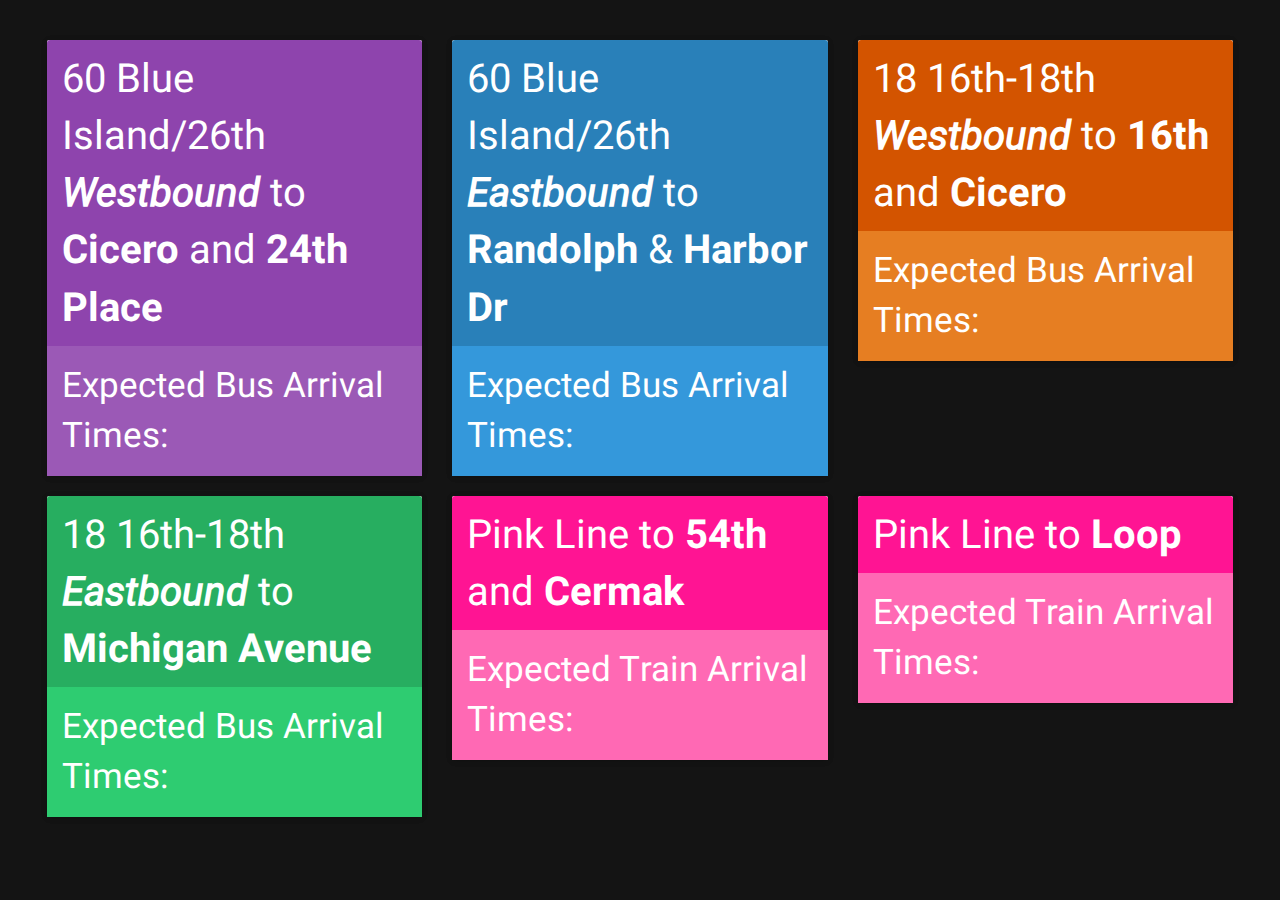
<file: index2.html>
<!DOCTYPE html>
<html>

<head>
    <meta http-equiv="refresh" content="120">
    <meta content="text/html;charset=utf-8" http-equiv="Content-Type">
    <meta content="utf-8" http-equiv="encoding">
    <link href="//maxcdn.bootstrapcdn.com/bootstrap/3.3.2/css/bootstrap.min.css" rel="stylesheet">
    <link href="css/roboto.min.css" rel="stylesheet">
    <link href="css/material.min.css" rel="stylesheet">
    <link href="css/ripples.min.css" rel="stylesheet">
    <link href="css/style.css" rel="stylesheet">
    <title>Bus/Train Tracker</title>
</head>

<body>
    <div class="container wide">
        <!--<img src="img/logo.jpg" width = "100%"/>-->

        &nbsp;
        <!--Curr time-->
        <h1 class="text-center" id="time"></h1>
        <!--60 bus-->
        <div class="row">
            <div class="col-md-4">
                <div class="panel panel-default west60-panel">
                    <div class="panel-heading">60 Blue Island/26th <em><strong>Westbound</strong></em> to <strong>Cicero</strong> and <strong>24th Place</strong>
                    </div>
                    <div class="panel-body errWest60">
                        Expected Bus Arrival Times:
                        <div class="west60"></div>
                    </div>
                </div>
            </div>
            <div class="col-md-4">
                <div class="panel panel-default east60-panel">
                    <div class="panel-heading">60 Blue Island/26th <em><strong>Eastbound</strong></em> to <strong>Randolph</strong> &amp; <strong>Harbor Dr</strong>
                    </div>
                    <div class="panel-body errEast60">
                        Expected Bus Arrival Times:
                        <div class="east60"></div>
                    </div>
                </div>
            </div>
            <div class="col-md-4">
                <div class="panel panel-default west18-panel">
                    <div class="panel-heading">18 16th-18th <em><strong>Westbound</strong></em> to <strong>16th</strong> and <strong>Cicero</strong>
                    </div>
                    <div class="panel-body errWest18">
                        Expected Bus Arrival Times:
                        <div class="west18"></div>
                    </div>
                </div>
            </div>

        </div>
        <!--18 bus-->
        <div class="row">
            <div class="col-md-4">
                <div class="panel panel-default east18-panel">
                    <div class="panel-heading">18 16th-18th <em><strong>Eastbound</strong></em> to <strong>Michigan Avenue</strong>
                    </div>
                    <div class="panel-body errEast18">
                        Expected Bus Arrival Times:
                        <div class="east18"></div>
                    </div>
                </div>
            </div>
            <div class="col-md-4">
                <div class="panel panel-default pl-panel">
                    <div class="panel-heading">Pink Line to <strong>54th</strong> and <strong>Cermak</strong></div>
                    <div class="panel-body errPl54">
                        Expected Train Arrival Times:
                        <div class="Pl54"></div>
                    </div>
                </div>
            </div>
            <div class="col-md-4">
                <div class="panel panel-default pl-panel">
                    <div class="panel-heading">Pink Line to <strong>Loop</strong></div>
                    <div class="panel-body errPlLoop">
                        Expected Train Arrival Times:
                        <div class="PlLoop"></div>
                    </div>
                </div>
            </div>

        </div>
        <!--Pink Line-->
        <div class="row">
            <!--<div class="panel panel-default uber-panel">
                <div class="panel-heading">Uber Arrival Times</div>
                <div class="panel-body">
                    Expected Uber Arrival Times:
                    <div class="uber"></div>
                </div>
            </div>-->
        </div>

    </div>
    &nbsp;

    <script src="//code.jquery.com/jquery-1.10.2.min.js"></script>
    <script src="//maxcdn.bootstrapcdn.com/bootstrap/3.3.2/js/bootstrap.min.js"></script>

    <script src="js/ripples.min.js"></script>
    <script src="js/material.min.js"></script>
    <script>
        $(document).ready(function() {
            $.material.init();
        });

    </script>
    <script src="js/60Bus.js"></script>
    <script src="js/18Bus.js"></script>
    <script src="js/pinkLine.js"></script>
    <script src="js/clockDisplay.js"></script>
    <script src="js/uber.js"></script>
    <script type="text/javascript" src="js/date.js"></script>
</body>

</html>
</file>
<file: css/style.css>
* {
    color: white;
}
body {
    background-color: #141414;
}
#time {
    color: white;
    font-size: 70px;
}
.panel-body {
    font-size: 35px;
}
.panel-heading {
    font-size: 40px;
}
.pl-panel > .panel-heading {
    background-color: deeppink;
    color: white;
}
.pl-panel > .panel-body {
    background-color: hotpink;
    color: white;
}
.west60-panel > .panel-heading {
    background-color: #8E44AD;
    color: white;
}
.west60-panel > .panel-body {
    background-color: #9B59B6;
    color: white;
}
.east60-panel > .panel-heading {
    background-color: #2980B9;
    color: white;
}
.east60-panel > .panel-body {
    background-color: #3498DB;
    color: white;
}
.west18-panel > .panel-heading {
    background-color: #D35400;
    color: white;
}
.west18-panel > .panel-body {
    background-color: #E67E22;
    color: white;
}
.east18-panel > .panel-heading {
    background-color: #27AE60;
    color: white;
}
.east18-panel > .panel-body {
    background-color: #2ECC71;
    color: white;
}
.wide {
    width: 95%;
}
.panel-body {
    background-color: #292939;
    color: white;
}
.tempCond {
    padding-left: 100px;
}
.day1-panel,
.day2-panel,
.day3-panel {
    height: 450px;
}
.day1 > .panel-heading,
.day2 > .panel-heading,
.day3 > .panel-heading {
    color: white;
}
#wrap {
    min-height: 100%;
    height: auto !important;
    height: 100%;
    /* Negative indent footer by it's height */
    margin: 0 auto -60px;
}
.projects {
    margin-left: 15px;
}

/* Set the fixed height of the footer here */

#push,
#footer {
    height: 60px;
}
#footer {
    background-color: #eee;
}
#inner {
    display: table;
    margin: 0 auto;
}
marquee {
    color: white;
    font-size: 40px;
}
.navbar-fixed-bottom{
    margin-bottom: 20px;
}
.hl{
    color:#f1c40f
}
.socialPanels {
  background-color: #127DB3;
  padding-bottom: 200px;
}
.socialPanels h1 {
  font-size: 84px;
  margin: 100px auto;
}

.socialPanels h2 {
  font-size: 50px;
  font-weight: bold;
}
</file>
<file: css/roboto.min.css>
@font-face{font-family:RobotoDraft;src:local('RobotoDraft'),local('RobotoDraft-Regular'),local('Roboto-Regular'),url(../fonts/RobotoDraftRegular.woff2) format('woff2'),url(../fonts/RobotoDraftRegular.woff) format('woff')}@font-face{font-family:RobotoDraft;font-weight:500;src:local('RobotoDraft Medium'),local('RobotoDraft-Medium'),local('Roboto-Medium'),url(../fonts/RobotoDraftMedium.woff2) format('woff2'),url(../fonts/RobotoDraftMedium.woff) format('woff')}@font-face{font-family:RobotoDraft;font-weight:700;src:local('RobotoDraft Bold'),local('RobotoDraft-Bold'),local('Roboto-Bold'),url(../fonts/RobotoDraftBold.woff2) format('woff2'),url(../fonts/RobotoDraftBold.woff) format('woff')}@font-face{font-family:RobotoDraft;font-style:italic;src:local('RobotoDraft Italic'),local('RobotoDraft-Italic'),local('Roboto-Italic'),url(../fonts/RobotoDraftItalic.woff2) format('woff2'),url(../fonts/RobotoDraftItalic.woff) format('woff')}
/*# sourceMappingURL=roboto.min.css.map */
</file>
<file: css/material.min.css>
@font-face{font-family:Material-Design-Icons;src:url(../fonts/Material-Design-Icons.eot?3ocs8m);src:url(../fonts/Material-Design-Icons.eot?#iefix3ocs8m) format('embedded-opentype'),url(../fonts/Material-Design-Icons.woff?3ocs8m) format('woff'),url(../fonts/Material-Design-Icons.ttf?3ocs8m) format('truetype'),url(../fonts/Material-Design-Icons.svg?3ocs8m#Material-Design-Icons) format('svg')}[class^=mdi-],[class*=mdi-]{speak:none;display:inline-block;font:normal normal normal 24px/1 'Material-Design-Icons';text-rendering:auto;-webkit-font-smoothing:antialiased;-moz-osx-font-smoothing:grayscale;-webkit-transform:translate(0,0);-ms-transform:translate(0,0);transform:translate(0,0)}[class^=mdi-]:before,[class*=mdi-]:before{display:inline-block;speak:none;text-decoration:inherit}[class^=mdi-].pull-left,[class*=mdi-].pull-left{margin-right:.3em}[class^=mdi-].pull-right,[class*=mdi-].pull-right{margin-left:.3em}[class^=mdi-].mdi-lg:before,[class*=mdi-].mdi-lg:before,[class^=mdi-].mdi-lg:after,[class*=mdi-].mdi-lg:after{font-size:1.33333333em;line-height:.75em;vertical-align:-15%}[class^=mdi-].mdi-2x:before,[class*=mdi-].mdi-2x:before,[class^=mdi-].mdi-2x:after,[class*=mdi-].mdi-2x:after{font-size:2em}[class^=mdi-].mdi-3x:before,[class*=mdi-].mdi-3x:before,[class^=mdi-].mdi-3x:after,[class*=mdi-].mdi-3x:after{font-size:3em}[class^=mdi-].mdi-4x:before,[class*=mdi-].mdi-4x:before,[class^=mdi-].mdi-4x:after,[class*=mdi-].mdi-4x:after{font-size:4em}[class^=mdi-].mdi-5x:before,[class*=mdi-].mdi-5x:before,[class^=mdi-].mdi-5x:after,[class*=mdi-].mdi-5x:after{font-size:5em}[class^=mdi-device-signal-cellular-]:after,[class^=mdi-device-battery-]:after,[class^=mdi-device-battery-charging-]:after,[class^=mdi-device-signal-cellular-connected-no-internet-]:after,[class^=mdi-device-signal-wifi-]:after,[class^=mdi-device-signal-wifi-statusbar-not-connected]:after,.mdi-device-network-wifi:after{opacity:.3;position:absolute;left:0;top:0;z-index:1;display:inline-block;speak:none;text-decoration:inherit}[class^=mdi-device-signal-cellular-]:after{content:"\e758"}[class^=mdi-device-battery-]:after{content:"\e735"}[class^=mdi-device-battery-charging-]:after{content:"\e733"}[class^=mdi-device-signal-cellular-connected-no-internet-]:after{content:"\e75d"}[class^=mdi-device-signal-wifi-]:after,.mdi-device-network-wifi:after{content:"\e765"}[class^=mdi-device-signal-wifi-statusbasr-not-connected]:after{content:"\e8f7"}.mdi-device-signal-cellular-off:after,.mdi-device-signal-cellular-null:after,.mdi-device-signal-cellular-no-sim:after,.mdi-device-signal-wifi-off:after,.mdi-device-signal-wifi-4-bar:after,.mdi-device-signal-cellular-4-bar:after,.mdi-device-battery-alert:after,.mdi-device-signal-cellular-connected-no-internet-4-bar:after,.mdi-device-battery-std:after,.mdi-device-battery-full .mdi-device-battery-unknown:after{content:""}.mdi-fw{width:1.28571429em;text-align:center}.mdi-ul{padding-left:0;margin-left:2.14285714em;list-style-type:none}.mdi-ul>li{position:relative}.mdi-li{position:absolute;left:-2.14285714em;width:2.14285714em;top:.14285714em;text-align:center}.mdi-li.mdi-lg{left:-1.85714286em}.mdi-border{padding:.2em .25em .15em;border:solid .08em #eee;border-radius:.1em}.mdi-spin{-webkit-animation:mdi-spin 2s infinite linear;animation:mdi-spin 2s infinite linear;-webkit-transform-origin:50% 50%;-ms-transform-origin:50% 50%;transform-origin:50% 50%}.mdi-pulse{-webkit-animation:mdi-spin 1s steps(8) infinite;animation:mdi-spin 1s steps(8) infinite;-webkit-transform-origin:50% 50%;-ms-transform-origin:50% 50%;transform-origin:50% 50%}@-webkit-keyframes mdi-spin{0%{-webkit-transform:rotate(0deg);transform:rotate(0deg)}100%{-webkit-transform:rotate(359deg);transform:rotate(359deg)}}@keyframes mdi-spin{0%{-webkit-transform:rotate(0deg);transform:rotate(0deg)}100%{-webkit-transform:rotate(359deg);transform:rotate(359deg)}}.mdi-rotate-90{filter:progid:DXImageTransform.Microsoft.BasicImage(rotation=1);-webkit-transform:rotate(90deg);-ms-transform:rotate(90deg);transform:rotate(90deg)}.mdi-rotate-180{filter:progid:DXImageTransform.Microsoft.BasicImage(rotation=2);-webkit-transform:rotate(180deg);-ms-transform:rotate(180deg);transform:rotate(180deg)}.mdi-rotate-270{filter:progid:DXImageTransform.Microsoft.BasicImage(rotation=3);-webkit-transform:rotate(270deg);-ms-transform:rotate(270deg);transform:rotate(270deg)}.mdi-flip-horizontal{filter:progid:DXImageTransform.Microsoft.BasicImage(rotation=0,mirror=1);-webkit-transform:scale(-1,1);-ms-transform:scale(-1,1);transform:scale(-1,1)}.mdi-flip-vertical{filter:progid:DXImageTransform.Microsoft.BasicImage(rotation=2,mirror=1);-webkit-transform:scale(1,-1);-ms-transform:scale(1,-1);transform:scale(1,-1)}:root .mdi-rotate-90,:root .mdi-rotate-180,:root .mdi-rotate-270,:root .mdi-flip-horizontal,:root .mdi-flip-vertical{-webkit-filter:none;filter:none}.mdi-stack{position:relative;display:inline-block;width:2em;height:2em;line-height:2em;vertical-align:middle}.mdi-stack-1x,.mdi-stack-2x{position:absolute;left:0;width:100%;text-align:center}.mdi-stack-1x{line-height:inherit}.mdi-stack-2x{font-size:2em}.mdi-inverse{color:#fff}.mdi-action-3d-rotation:before{content:"\e600"}.mdi-action-accessibility:before{content:"\e601"}.mdi-action-account-balance-wallet:before{content:"\e602"}.mdi-action-account-balance:before{content:"\e603"}.mdi-action-account-box:before{content:"\e604"}.mdi-action-account-child:before{content:"\e605"}.mdi-action-account-circle:before{content:"\e606"}.mdi-action-add-shopping-cart:before{content:"\e607"}.mdi-action-alarm-add:before{content:"\e608"}.mdi-action-alarm-off:before{content:"\e609"}.mdi-action-alarm-on:before{content:"\e60a"}.mdi-action-alarm:before{content:"\e60b"}.mdi-action-android:before{content:"\e60c"}.mdi-action-announcement:before{content:"\e60d"}.mdi-action-aspect-ratio:before{content:"\e60e"}.mdi-action-assessment:before{content:"\e60f"}.mdi-action-assignment-ind:before{content:"\e610"}.mdi-action-assignment-late:before{content:"\e611"}.mdi-action-assignment-return:before{content:"\e612"}.mdi-action-assignment-returned:before{content:"\e613"}.mdi-action-assignment-turned-in:before{content:"\e614"}.mdi-action-assignment:before{content:"\e615"}.mdi-action-autorenew:before{content:"\e616"}.mdi-action-backup:before{content:"\e617"}.mdi-action-book:before{content:"\e618"}.mdi-action-bookmark-outline:before{content:"\e619"}.mdi-action-bookmark:before{content:"\e61a"}.mdi-action-bug-report:before{content:"\e61b"}.mdi-action-cached:before{content:"\e61c"}.mdi-action-check-circle:before{content:"\e61d"}.mdi-action-class:before{content:"\e61e"}.mdi-action-credit-card:before{content:"\e61f"}.mdi-action-dashboard:before{content:"\e620"}.mdi-action-delete:before{content:"\e621"}.mdi-action-description:before{content:"\e622"}.mdi-action-dns:before{content:"\e623"}.mdi-action-done-all:before{content:"\e624"}.mdi-action-done:before{content:"\e625"}.mdi-action-event:before{content:"\e626"}.mdi-action-exit-to-app:before{content:"\e627"}.mdi-action-explore:before{content:"\e628"}.mdi-action-extension:before{content:"\e629"}.mdi-action-face-unlock:before{content:"\e62a"}.mdi-action-favorite-outline:before{content:"\e62b"}.mdi-action-favorite:before{content:"\e62c"}.mdi-action-find-in-page:before{content:"\e62d"}.mdi-action-find-replace:before{content:"\e62e"}.mdi-action-flip-to-back:before{content:"\e62f"}.mdi-action-flip-to-front:before{content:"\e630"}.mdi-action-get-app:before{content:"\e631"}.mdi-action-grade:before{content:"\e632"}.mdi-action-group-work:before{content:"\e633"}.mdi-action-help:before{content:"\e634"}.mdi-action-highlight-remove:before{content:"\e635"}.mdi-action-history:before{content:"\e636"}.mdi-action-home:before{content:"\e637"}.mdi-action-https:before{content:"\e638"}.mdi-action-info-outline:before{content:"\e639"}.mdi-action-info:before{content:"\e63a"}.mdi-action-input:before{content:"\e63b"}.mdi-action-invert-colors:before{content:"\e63c"}.mdi-action-label-outline:before{content:"\e63d"}.mdi-action-label:before{content:"\e63e"}.mdi-action-language:before{content:"\e63f"}.mdi-action-launch:before{content:"\e640"}.mdi-action-list:before{content:"\e641"}.mdi-action-lock-open:before{content:"\e642"}.mdi-action-lock-outline:before{content:"\e643"}.mdi-action-lock:before{content:"\e644"}.mdi-action-loyalty:before{content:"\e645"}.mdi-action-markunread-mailbox:before{content:"\e646"}.mdi-action-note-add:before{content:"\e647"}.mdi-action-open-in-browser:before{content:"\e648"}.mdi-action-open-in-new:before{content:"\e649"}.mdi-action-open-with:before{content:"\e64a"}.mdi-action-pageview:before{content:"\e64b"}.mdi-action-payment:before{content:"\e64c"}.mdi-action-perm-camera-mic:before{content:"\e64d"}.mdi-action-perm-contact-cal:before{content:"\e64e"}.mdi-action-perm-data-setting:before{content:"\e64f"}.mdi-action-perm-device-info:before{content:"\e650"}.mdi-action-perm-identity:before{content:"\e651"}.mdi-action-perm-media:before{content:"\e652"}.mdi-action-perm-phone-msg:before{content:"\e653"}.mdi-action-perm-scan-wifi:before{content:"\e654"}.mdi-action-picture-in-picture:before{content:"\e655"}.mdi-action-polymer:before{content:"\e656"}.mdi-action-print:before{content:"\e657"}.mdi-action-query-builder:before{content:"\e658"}.mdi-action-question-answer:before{content:"\e659"}.mdi-action-receipt:before{content:"\e65a"}.mdi-action-redeem:before{content:"\e65b"}.mdi-action-reorder:before{content:"\e65c"}.mdi-action-report-problem:before{content:"\e65d"}.mdi-action-restore:before{content:"\e65e"}.mdi-action-room:before{content:"\e65f"}.mdi-action-schedule:before{content:"\e660"}.mdi-action-search:before{content:"\e661"}.mdi-action-settings-applications:before{content:"\e662"}.mdi-action-settings-backup-restore:before{content:"\e663"}.mdi-action-settings-bluetooth:before{content:"\e664"}.mdi-action-settings-cell:before{content:"\e665"}.mdi-action-settings-display:before{content:"\e666"}.mdi-action-settings-ethernet:before{content:"\e667"}.mdi-action-settings-input-antenna:before{content:"\e668"}.mdi-action-settings-input-component:before{content:"\e669"}.mdi-action-settings-input-composite:before{content:"\e66a"}.mdi-action-settings-input-hdmi:before{content:"\e66b"}.mdi-action-settings-input-svideo:before{content:"\e66c"}.mdi-action-settings-overscan:before{content:"\e66d"}.mdi-action-settings-phone:before{content:"\e66e"}.mdi-action-settings-power:before{content:"\e66f"}.mdi-action-settings-remote:before{content:"\e670"}.mdi-action-settings-voice:before{content:"\e671"}.mdi-action-settings:before{content:"\e672"}.mdi-action-shop-two:before{content:"\e673"}.mdi-action-shop:before{content:"\e674"}.mdi-action-shopping-basket:before{content:"\e675"}.mdi-action-shopping-cart:before{content:"\e676"}.mdi-action-speaker-notes:before{content:"\e677"}.mdi-action-spellcheck:before{content:"\e678"}.mdi-action-star-rate:before{content:"\e679"}.mdi-action-stars:before{content:"\e67a"}.mdi-action-store:before{content:"\e67b"}.mdi-action-subject:before{content:"\e67c"}.mdi-action-supervisor-account:before{content:"\e67d"}.mdi-action-swap-horiz:before{content:"\e67e"}.mdi-action-swap-vert-circle:before{content:"\e67f"}.mdi-action-swap-vert:before{content:"\e680"}.mdi-action-system-update-tv:before{content:"\e681"}.mdi-action-tab-unselected:before{content:"\e682"}.mdi-action-tab:before{content:"\e683"}.mdi-action-theaters:before{content:"\e684"}.mdi-action-thumb-down:before{content:"\e685"}.mdi-action-thumb-up:before{content:"\e686"}.mdi-action-thumbs-up-down:before{content:"\e687"}.mdi-action-toc:before{content:"\e688"}.mdi-action-today:before{content:"\e689"}.mdi-action-track-changes:before{content:"\e68a"}.mdi-action-translate:before{content:"\e68b"}.mdi-action-trending-down:before{content:"\e68c"}.mdi-action-trending-neutral:before{content:"\e68d"}.mdi-action-trending-up:before{content:"\e68e"}.mdi-action-turned-in-not:before{content:"\e68f"}.mdi-action-turned-in:before{content:"\e690"}.mdi-action-verified-user:before{content:"\e691"}.mdi-action-view-agenda:before{content:"\e692"}.mdi-action-view-array:before{content:"\e693"}.mdi-action-view-carousel:before{content:"\e694"}.mdi-action-view-column:before{content:"\e695"}.mdi-action-view-day:before{content:"\e696"}.mdi-action-view-headline:before{content:"\e697"}.mdi-action-view-list:before{content:"\e698"}.mdi-action-view-module:before{content:"\e699"}.mdi-action-view-quilt:before{content:"\e69a"}.mdi-action-view-stream:before{content:"\e69b"}.mdi-action-view-week:before{content:"\e69c"}.mdi-action-visibility-off:before{content:"\e69d"}.mdi-action-visibility:before{content:"\e69e"}.mdi-action-wallet-giftcard:before{content:"\e69f"}.mdi-action-wallet-membership:before{content:"\e6a0"}.mdi-action-wallet-travel:before{content:"\e6a1"}.mdi-action-work:before{content:"\e6a2"}.mdi-alert-error:before{content:"\e6a3"}.mdi-alert-warning:before{content:"\e6a4"}.mdi-av-album:before{content:"\e6a5"}.mdi-av-closed-caption:before{content:"\e6a6"}.mdi-av-equalizer:before{content:"\e6a7"}.mdi-av-explicit:before{content:"\e6a8"}.mdi-av-fast-forward:before{content:"\e6a9"}.mdi-av-fast-rewind:before{content:"\e6aa"}.mdi-av-games:before{content:"\e6ab"}.mdi-av-hearing:before{content:"\e6ac"}.mdi-av-high-quality:before{content:"\e6ad"}.mdi-av-loop:before{content:"\e6ae"}.mdi-av-mic-none:before{content:"\e6af"}.mdi-av-mic-off:before{content:"\e6b0"}.mdi-av-mic:before{content:"\e6b1"}.mdi-av-movie:before{content:"\e6b2"}.mdi-av-my-library-add:before{content:"\e6b3"}.mdi-av-my-library-books:before{content:"\e6b4"}.mdi-av-my-library-music:before{content:"\e6b5"}.mdi-av-new-releases:before{content:"\e6b6"}.mdi-av-not-interested:before{content:"\e6b7"}.mdi-av-pause-circle-fill:before{content:"\e6b8"}.mdi-av-pause-circle-outline:before{content:"\e6b9"}.mdi-av-pause:before{content:"\e6ba"}.mdi-av-play-arrow:before{content:"\e6bb"}.mdi-av-play-circle-fill:before{content:"\e6bc"}.mdi-av-play-circle-outline:before{content:"\e6bd"}.mdi-av-play-shopping-bag:before{content:"\e6be"}.mdi-av-playlist-add:before{content:"\e6bf"}.mdi-av-queue-music:before{content:"\e6c0"}.mdi-av-queue:before{content:"\e6c1"}.mdi-av-radio:before{content:"\e6c2"}.mdi-av-recent-actors:before{content:"\e6c3"}.mdi-av-repeat-one:before{content:"\e6c4"}.mdi-av-repeat:before{content:"\e6c5"}.mdi-av-replay:before{content:"\e6c6"}.mdi-av-shuffle:before{content:"\e6c7"}.mdi-av-skip-next:before{content:"\e6c8"}.mdi-av-skip-previous:before{content:"\e6c9"}.mdi-av-snooze:before{content:"\e6ca"}.mdi-av-stop:before{content:"\e6cb"}.mdi-av-subtitles:before{content:"\e6cc"}.mdi-av-surround-sound:before{content:"\e6cd"}.mdi-av-timer:before{content:"\e6ce"}.mdi-av-video-collection:before{content:"\e6cf"}.mdi-av-videocam-off:before{content:"\e6d0"}.mdi-av-videocam:before{content:"\e6d1"}.mdi-av-volume-down:before{content:"\e6d2"}.mdi-av-volume-mute:before{content:"\e6d3"}.mdi-av-volume-off:before{content:"\e6d4"}.mdi-av-volume-up:before{content:"\e6d5"}.mdi-av-web:before{content:"\e6d6"}.mdi-communication-business:before{content:"\e6d7"}.mdi-communication-call-end:before{content:"\e6d8"}.mdi-communication-call-made:before{content:"\e6d9"}.mdi-communication-call-merge:before{content:"\e6da"}.mdi-communication-call-missed:before{content:"\e6db"}.mdi-communication-call-received:before{content:"\e6dc"}.mdi-communication-call-split:before{content:"\e6dd"}.mdi-communication-call:before{content:"\e6de"}.mdi-communication-chat:before{content:"\e6df"}.mdi-communication-clear-all:before{content:"\e6e0"}.mdi-communication-comment:before{content:"\e6e1"}.mdi-communication-contacts:before{content:"\e6e2"}.mdi-communication-dialer-sip:before{content:"\e6e3"}.mdi-communication-dialpad:before{content:"\e6e4"}.mdi-communication-dnd-on:before{content:"\e6e5"}.mdi-communication-email:before{content:"\e6e6"}.mdi-communication-forum:before{content:"\e6e7"}.mdi-communication-import-export:before{content:"\e6e8"}.mdi-communication-invert-colors-off:before{content:"\e6e9"}.mdi-communication-invert-colors-on:before{content:"\e6ea"}.mdi-communication-live-help:before{content:"\e6eb"}.mdi-communication-location-off:before{content:"\e6ec"}.mdi-communication-location-on:before{content:"\e6ed"}.mdi-communication-message:before{content:"\e6ee"}.mdi-communication-messenger:before{content:"\e6ef"}.mdi-communication-no-sim:before{content:"\e6f0"}.mdi-communication-phone:before{content:"\e6f1"}.mdi-communication-portable-wifi-off:before{content:"\e6f2"}.mdi-communication-quick-contacts-dialer:before{content:"\e6f3"}.mdi-communication-quick-contacts-mail:before{content:"\e6f4"}.mdi-communication-ring-volume:before{content:"\e6f5"}.mdi-communication-stay-current-landscape:before{content:"\e6f6"}.mdi-communication-stay-current-portrait:before{content:"\e6f7"}.mdi-communication-stay-primary-landscape:before{content:"\e6f8"}.mdi-communication-stay-primary-portrait:before{content:"\e6f9"}.mdi-communication-swap-calls:before{content:"\e6fa"}.mdi-communication-textsms:before{content:"\e6fb"}.mdi-communication-voicemail:before{content:"\e6fc"}.mdi-communication-vpn-key:before{content:"\e6fd"}.mdi-content-add-box:before{content:"\e6fe"}.mdi-content-add-circle-outline:before{content:"\e6ff"}.mdi-content-add-circle:before{content:"\e700"}.mdi-content-add:before{content:"\e701"}.mdi-content-archive:before{content:"\e702"}.mdi-content-backspace:before{content:"\e703"}.mdi-content-block:before{content:"\e704"}.mdi-content-clear:before{content:"\e705"}.mdi-content-content-copy:before{content:"\e706"}.mdi-content-content-cut:before{content:"\e707"}.mdi-content-content-paste:before{content:"\e708"}.mdi-content-create:before{content:"\e709"}.mdi-content-drafts:before{content:"\e70a"}.mdi-content-filter-list:before{content:"\e70b"}.mdi-content-flag:before{content:"\e70c"}.mdi-content-forward:before{content:"\e70d"}.mdi-content-gesture:before{content:"\e70e"}.mdi-content-inbox:before{content:"\e70f"}.mdi-content-link:before{content:"\e710"}.mdi-content-mail:before{content:"\e711"}.mdi-content-markunread:before{content:"\e712"}.mdi-content-redo:before{content:"\e713"}.mdi-content-remove-circle-outline:before{content:"\e714"}.mdi-content-remove-circle:before{content:"\e715"}.mdi-content-remove:before{content:"\e716"}.mdi-content-reply-all:before{content:"\e717"}.mdi-content-reply:before{content:"\e718"}.mdi-content-report:before{content:"\e719"}.mdi-content-save:before{content:"\e71a"}.mdi-content-select-all:before{content:"\e71b"}.mdi-content-send:before{content:"\e71c"}.mdi-content-sort:before{content:"\e71d"}.mdi-content-text-format:before{content:"\e71e"}.mdi-content-undo:before{content:"\e71f"}.mdi-editor-attach-file:before{content:"\e776"}.mdi-editor-attach-money:before{content:"\e777"}.mdi-editor-border-all:before{content:"\e778"}.mdi-editor-border-bottom:before{content:"\e779"}.mdi-editor-border-clear:before{content:"\e77a"}.mdi-editor-border-color:before{content:"\e77b"}.mdi-editor-border-horizontal:before{content:"\e77c"}.mdi-editor-border-inner:before{content:"\e77d"}.mdi-editor-border-left:before{content:"\e77e"}.mdi-editor-border-outer:before{content:"\e77f"}.mdi-editor-border-right:before{content:"\e780"}.mdi-editor-border-style:before{content:"\e781"}.mdi-editor-border-top:before{content:"\e782"}.mdi-editor-border-vertical:before{content:"\e783"}.mdi-editor-format-align-center:before{content:"\e784"}.mdi-editor-format-align-justify:before{content:"\e785"}.mdi-editor-format-align-left:before{content:"\e786"}.mdi-editor-format-align-right:before{content:"\e787"}.mdi-editor-format-bold:before{content:"\e788"}.mdi-editor-format-clear:before{content:"\e789"}.mdi-editor-format-color-fill:before{content:"\e78a"}.mdi-editor-format-color-reset:before{content:"\e78b"}.mdi-editor-format-color-text:before{content:"\e78c"}.mdi-editor-format-indent-decrease:before{content:"\e78d"}.mdi-editor-format-indent-increase:before{content:"\e78e"}.mdi-editor-format-italic:before{content:"\e78f"}.mdi-editor-format-line-spacing:before{content:"\e790"}.mdi-editor-format-list-bulleted:before{content:"\e791"}.mdi-editor-format-list-numbered:before{content:"\e792"}.mdi-editor-format-paint:before{content:"\e793"}.mdi-editor-format-quote:before{content:"\e794"}.mdi-editor-format-size:before{content:"\e795"}.mdi-editor-format-strikethrough:before{content:"\e796"}.mdi-editor-format-textdirection-l-to-r:before{content:"\e797"}.mdi-editor-format-textdirection-r-to-l:before{content:"\e798"}.mdi-editor-format-underline:before{content:"\e799"}.mdi-editor-functions:before{content:"\e79a"}.mdi-editor-insert-chart:before{content:"\e79b"}.mdi-editor-insert-comment:before{content:"\e79c"}.mdi-editor-insert-drive-file:before{content:"\e79d"}.mdi-editor-insert-emoticon:before{content:"\e79e"}.mdi-editor-insert-invitation:before{content:"\e79f"}.mdi-editor-insert-link:before{content:"\e7a0"}.mdi-editor-insert-photo:before{content:"\e7a1"}.mdi-editor-merge-type:before{content:"\e7a2"}.mdi-editor-mode-comment:before{content:"\e7a3"}.mdi-editor-mode-edit:before{content:"\e7a4"}.mdi-editor-publish:before{content:"\e7a5"}.mdi-editor-vertical-align-bottom:before{content:"\e7a6"}.mdi-editor-vertical-align-center:before{content:"\e7a7"}.mdi-editor-vertical-align-top:before{content:"\e7a8"}.mdi-editor-wrap-text:before{content:"\e7a9"}.mdi-file-attachment:before{content:"\e7aa"}.mdi-file-cloud-circle:before{content:"\e7ab"}.mdi-file-cloud-done:before{content:"\e7ac"}.mdi-file-cloud-download:before{content:"\e7ad"}.mdi-file-cloud-off:before{content:"\e7ae"}.mdi-file-cloud-queue:before{content:"\e7af"}.mdi-file-cloud-upload:before{content:"\e7b0"}.mdi-file-cloud:before{content:"\e7b1"}.mdi-file-file-download:before{content:"\e7b2"}.mdi-file-file-upload:before{content:"\e7b3"}.mdi-file-folder-open:before{content:"\e7b4"}.mdi-file-folder-shared:before{content:"\e7b5"}.mdi-file-folder:before{content:"\e7b6"}.mdi-device-access-alarm:before{content:"\e720"}.mdi-device-access-alarms:before{content:"\e721"}.mdi-device-access-time:before{content:"\e722"}.mdi-device-add-alarm:before{content:"\e723"}.mdi-device-airplanemode-off:before{content:"\e724"}.mdi-device-airplanemode-on:before{content:"\e725"}.mdi-device-battery-20:before{content:"\e726"}.mdi-device-battery-30:before{content:"\e727"}.mdi-device-battery-50:before{content:"\e728"}.mdi-device-battery-60:before{content:"\e729"}.mdi-device-battery-80:before{content:"\e72a"}.mdi-device-battery-90:before{content:"\e72b"}.mdi-device-battery-alert:before{content:"\e72c"}.mdi-device-battery-charging-20:before{content:"\e72d"}.mdi-device-battery-charging-30:before{content:"\e72e"}.mdi-device-battery-charging-50:before{content:"\e72f"}.mdi-device-battery-charging-60:before{content:"\e730"}.mdi-device-battery-charging-80:before{content:"\e731"}.mdi-device-battery-charging-90:before{content:"\e732"}.mdi-device-battery-charging-full:before{content:"\e733"}.mdi-device-battery-full:before{content:"\e734"}.mdi-device-battery-std:before{content:"\e735"}.mdi-device-battery-unknown:before{content:"\e736"}.mdi-device-bluetooth-connected:before{content:"\e737"}.mdi-device-bluetooth-disabled:before{content:"\e738"}.mdi-device-bluetooth-searching:before{content:"\e739"}.mdi-device-bluetooth:before{content:"\e73a"}.mdi-device-brightness-auto:before{content:"\e73b"}.mdi-device-brightness-high:before{content:"\e73c"}.mdi-device-brightness-low:before{content:"\e73d"}.mdi-device-brightness-medium:before{content:"\e73e"}.mdi-device-data-usage:before{content:"\e73f"}.mdi-device-developer-mode:before{content:"\e740"}.mdi-device-devices:before{content:"\e741"}.mdi-device-dvr:before{content:"\e742"}.mdi-device-gps-fixed:before{content:"\e743"}.mdi-device-gps-not-fixed:before{content:"\e744"}.mdi-device-gps-off:before{content:"\e745"}.mdi-device-location-disabled:before{content:"\e746"}.mdi-device-location-searching:before{content:"\e747"}.mdi-device-multitrack-audio:before{content:"\e748"}.mdi-device-network-cell:before{content:"\e749"}.mdi-device-network-wifi:before{content:"\e74a"}.mdi-device-nfc:before{content:"\e74b"}.mdi-device-now-wallpaper:before{content:"\e74c"}.mdi-device-now-widgets:before{content:"\e74d"}.mdi-device-screen-lock-landscape:before{content:"\e74e"}.mdi-device-screen-lock-portrait:before{content:"\e74f"}.mdi-device-screen-lock-rotation:before{content:"\e750"}.mdi-device-screen-rotation:before{content:"\e751"}.mdi-device-sd-storage:before{content:"\e752"}.mdi-device-settings-system-daydream:before{content:"\e753"}.mdi-device-signal-cellular-0-bar:before{content:"\e754"}.mdi-device-signal-cellular-1-bar:before{content:"\e755"}.mdi-device-signal-cellular-2-bar:before{content:"\e756"}.mdi-device-signal-cellular-3-bar:before{content:"\e757"}.mdi-device-signal-cellular-4-bar:before{content:"\e758"}.mdi-signal-wifi-statusbar-connected-no-internet-after:before{content:"\e8f6"}.mdi-device-signal-cellular-connected-no-internet-0-bar:before{content:"\e759"}.mdi-device-signal-cellular-connected-no-internet-1-bar:before{content:"\e75a"}.mdi-device-signal-cellular-connected-no-internet-2-bar:before{content:"\e75b"}.mdi-device-signal-cellular-connected-no-internet-3-bar:before{content:"\e75c"}.mdi-device-signal-cellular-connected-no-internet-4-bar:before{content:"\e75d"}.mdi-device-signal-cellular-no-sim:before{content:"\e75e"}.mdi-device-signal-cellular-null:before{content:"\e75f"}.mdi-device-signal-cellular-off:before{content:"\e760"}.mdi-device-signal-wifi-0-bar:before{content:"\e761"}.mdi-device-signal-wifi-1-bar:before{content:"\e762"}.mdi-device-signal-wifi-2-bar:before{content:"\e763"}.mdi-device-signal-wifi-3-bar:before{content:"\e764"}.mdi-device-signal-wifi-4-bar:before{content:"\e765"}.mdi-device-signal-wifi-off:before{content:"\e766"}.mdi-device-signal-wifi-statusbar-1-bar:before{content:"\e767"}.mdi-device-signal-wifi-statusbar-2-bar:before{content:"\e768"}.mdi-device-signal-wifi-statusbar-3-bar:before{content:"\e769"}.mdi-device-signal-wifi-statusbar-4-bar:before{content:"\e76a"}.mdi-device-signal-wifi-statusbar-connected-no-internet-:before{content:"\e76b"}.mdi-device-signal-wifi-statusbar-connected-no-internet:before{content:"\e76f"}.mdi-device-signal-wifi-statusbar-connected-no-internet-2:before{content:"\e76c"}.mdi-device-signal-wifi-statusbar-connected-no-internet-3:before{content:"\e76d"}.mdi-device-signal-wifi-statusbar-connected-no-internet-4:before{content:"\e76e"}.mdi-signal-wifi-statusbar-not-connected-after:before{content:"\e8f7"}.mdi-device-signal-wifi-statusbar-not-connected:before{content:"\e770"}.mdi-device-signal-wifi-statusbar-null:before{content:"\e771"}.mdi-device-storage:before{content:"\e772"}.mdi-device-usb:before{content:"\e773"}.mdi-device-wifi-lock:before{content:"\e774"}.mdi-device-wifi-tethering:before{content:"\e775"}.mdi-hardware-cast-connected:before{content:"\e7b7"}.mdi-hardware-cast:before{content:"\e7b8"}.mdi-hardware-computer:before{content:"\e7b9"}.mdi-hardware-desktop-mac:before{content:"\e7ba"}.mdi-hardware-desktop-windows:before{content:"\e7bb"}.mdi-hardware-dock:before{content:"\e7bc"}.mdi-hardware-gamepad:before{content:"\e7bd"}.mdi-hardware-headset-mic:before{content:"\e7be"}.mdi-hardware-headset:before{content:"\e7bf"}.mdi-hardware-keyboard-alt:before{content:"\e7c0"}.mdi-hardware-keyboard-arrow-down:before{content:"\e7c1"}.mdi-hardware-keyboard-arrow-left:before{content:"\e7c2"}.mdi-hardware-keyboard-arrow-right:before{content:"\e7c3"}.mdi-hardware-keyboard-arrow-up:before{content:"\e7c4"}.mdi-hardware-keyboard-backspace:before{content:"\e7c5"}.mdi-hardware-keyboard-capslock:before{content:"\e7c6"}.mdi-hardware-keyboard-control:before{content:"\e7c7"}.mdi-hardware-keyboard-hide:before{content:"\e7c8"}.mdi-hardware-keyboard-return:before{content:"\e7c9"}.mdi-hardware-keyboard-tab:before{content:"\e7ca"}.mdi-hardware-keyboard-voice:before{content:"\e7cb"}.mdi-hardware-keyboard:before{content:"\e7cc"}.mdi-hardware-laptop-chromebook:before{content:"\e7cd"}.mdi-hardware-laptop-mac:before{content:"\e7ce"}.mdi-hardware-laptop-windows:before{content:"\e7cf"}.mdi-hardware-laptop:before{content:"\e7d0"}.mdi-hardware-memory:before{content:"\e7d1"}.mdi-hardware-mouse:before{content:"\e7d2"}.mdi-hardware-phone-android:before{content:"\e7d3"}.mdi-hardware-phone-iphone:before{content:"\e7d4"}.mdi-hardware-phonelink-off:before{content:"\e7d5"}.mdi-hardware-phonelink:before{content:"\e7d6"}.mdi-hardware-security:before{content:"\e7d7"}.mdi-hardware-sim-card:before{content:"\e7d8"}.mdi-hardware-smartphone:before{content:"\e7d9"}.mdi-hardware-speaker:before{content:"\e7da"}.mdi-hardware-tablet-android:before{content:"\e7db"}.mdi-hardware-tablet-mac:before{content:"\e7dc"}.mdi-hardware-tablet:before{content:"\e7dd"}.mdi-hardware-tv:before{content:"\e7de"}.mdi-hardware-watch:before{content:"\e7df"}.mdi-image-add-to-photos:before{content:"\e7e0"}.mdi-image-adjust:before{content:"\e7e1"}.mdi-image-assistant-photo:before{content:"\e7e2"}.mdi-image-audiotrack:before{content:"\e7e3"}.mdi-image-blur-circular:before{content:"\e7e4"}.mdi-image-blur-linear:before{content:"\e7e5"}.mdi-image-blur-off:before{content:"\e7e6"}.mdi-image-blur-on:before{content:"\e7e7"}.mdi-image-brightness-1:before{content:"\e7e8"}.mdi-image-brightness-2:before{content:"\e7e9"}.mdi-image-brightness-3:before{content:"\e7ea"}.mdi-image-brightness-4:before{content:"\e7eb"}.mdi-image-brightness-5:before{content:"\e7ec"}.mdi-image-brightness-6:before{content:"\e7ed"}.mdi-image-brightness-7:before{content:"\e7ee"}.mdi-image-brush:before{content:"\e7ef"}.mdi-image-camera-alt:before{content:"\e7f0"}.mdi-image-camera-front:before{content:"\e7f1"}.mdi-image-camera-rear:before{content:"\e7f2"}.mdi-image-camera-roll:before{content:"\e7f3"}.mdi-image-camera:before{content:"\e7f4"}.mdi-image-center-focus-strong:before{content:"\e7f5"}.mdi-image-center-focus-weak:before{content:"\e7f6"}.mdi-image-collections:before{content:"\e7f7"}.mdi-image-color-lens:before{content:"\e7f8"}.mdi-image-colorize:before{content:"\e7f9"}.mdi-image-compare:before{content:"\e7fa"}.mdi-image-control-point-duplicate:before{content:"\e7fb"}.mdi-image-control-point:before{content:"\e7fc"}.mdi-image-crop-3-2:before{content:"\e7fd"}.mdi-image-crop-5-4:before{content:"\e7fe"}.mdi-image-crop-7-5:before{content:"\e7ff"}.mdi-image-crop-16-9:before{content:"\e800"}.mdi-image-crop-din:before{content:"\e801"}.mdi-image-crop-free:before{content:"\e802"}.mdi-image-crop-landscape:before{content:"\e803"}.mdi-image-crop-original:before{content:"\e804"}.mdi-image-crop-portrait:before{content:"\e805"}.mdi-image-crop-square:before{content:"\e806"}.mdi-image-crop:before{content:"\e807"}.mdi-image-dehaze:before{content:"\e808"}.mdi-image-details:before{content:"\e809"}.mdi-image-edit:before{content:"\e80a"}.mdi-image-exposure-minus-1:before{content:"\e80b"}.mdi-image-exposure-minus-2:before{content:"\e80c"}.mdi-image-exposure-plus-1:before{content:"\e80d"}.mdi-image-exposure-plus-2:before{content:"\e80e"}.mdi-image-exposure-zero:before{content:"\e80f"}.mdi-image-exposure:before{content:"\e810"}.mdi-image-filter-1:before{content:"\e811"}.mdi-image-filter-2:before{content:"\e812"}.mdi-image-filter-3:before{content:"\e813"}.mdi-image-filter-4:before{content:"\e814"}.mdi-image-filter-5:before{content:"\e815"}.mdi-image-filter-6:before{content:"\e816"}.mdi-image-filter-7:before{content:"\e817"}.mdi-image-filter-8:before{content:"\e818"}.mdi-image-filter-9-plus:before{content:"\e819"}.mdi-image-filter-9:before{content:"\e81a"}.mdi-image-filter-b-and-w:before{content:"\e81b"}.mdi-image-filter-center-focus:before{content:"\e81c"}.mdi-image-filter-drama:before{content:"\e81d"}.mdi-image-filter-frames:before{content:"\e81e"}.mdi-image-filter-hdr:before{content:"\e81f"}.mdi-image-filter-none:before{content:"\e820"}.mdi-image-filter-tilt-shift:before{content:"\e821"}.mdi-image-filter-vintage:before{content:"\e822"}.mdi-image-filter:before{content:"\e823"}.mdi-image-flare:before{content:"\e824"}.mdi-image-flash-auto:before{content:"\e825"}.mdi-image-flash-off:before{content:"\e826"}.mdi-image-flash-on:before{content:"\e827"}.mdi-image-flip:before{content:"\e828"}.mdi-image-gradient:before{content:"\e829"}.mdi-image-grain:before{content:"\e82a"}.mdi-image-grid-off:before{content:"\e82b"}.mdi-image-grid-on:before{content:"\e82c"}.mdi-image-hdr-off:before{content:"\e82d"}.mdi-image-hdr-on:before{content:"\e82e"}.mdi-image-hdr-strong:before{content:"\e82f"}.mdi-image-hdr-weak:before{content:"\e830"}.mdi-image-healing:before{content:"\e831"}.mdi-image-image-aspect-ratio:before{content:"\e832"}.mdi-image-image:before{content:"\e833"}.mdi-image-iso:before{content:"\e834"}.mdi-image-landscape:before{content:"\e835"}.mdi-image-leak-add:before{content:"\e836"}.mdi-image-leak-remove:before{content:"\e837"}.mdi-image-lens:before{content:"\e838"}.mdi-image-looks-3:before{content:"\e839"}.mdi-image-looks-4:before{content:"\e83a"}.mdi-image-looks-5:before{content:"\e83b"}.mdi-image-looks-6:before{content:"\e83c"}.mdi-image-looks-one:before{content:"\e83d"}.mdi-image-looks-two:before{content:"\e83e"}.mdi-image-looks:before{content:"\e83f"}.mdi-image-loupe:before{content:"\e840"}.mdi-image-movie-creation:before{content:"\e841"}.mdi-image-nature-people:before{content:"\e842"}.mdi-image-nature:before{content:"\e843"}.mdi-image-navigate-before:before{content:"\e844"}.mdi-image-navigate-next:before{content:"\e845"}.mdi-image-palette:before{content:"\e846"}.mdi-image-panorama-fisheye:before{content:"\e847"}.mdi-image-panorama-horizontal:before{content:"\e848"}.mdi-image-panorama-vertical:before{content:"\e849"}.mdi-image-panorama-wide-angle:before{content:"\e84a"}.mdi-image-panorama:before{content:"\e84b"}.mdi-image-photo-album:before{content:"\e84c"}.mdi-image-photo-camera:before{content:"\e84d"}.mdi-image-photo-library:before{content:"\e84e"}.mdi-image-photo:before{content:"\e84f"}.mdi-image-portrait:before{content:"\e850"}.mdi-image-remove-red-eye:before{content:"\e851"}.mdi-image-rotate-left:before{content:"\e852"}.mdi-image-rotate-right:before{content:"\e853"}.mdi-image-slideshow:before{content:"\e854"}.mdi-image-straighten:before{content:"\e855"}.mdi-image-style:before{content:"\e856"}.mdi-image-switch-camera:before{content:"\e857"}.mdi-image-switch-video:before{content:"\e858"}.mdi-image-tag-faces:before{content:"\e859"}.mdi-image-texture:before{content:"\e85a"}.mdi-image-timelapse:before{content:"\e85b"}.mdi-image-timer-3:before{content:"\e85c"}.mdi-image-timer-10:before{content:"\e85d"}.mdi-image-timer-auto:before{content:"\e85e"}.mdi-image-timer-off:before{content:"\e85f"}.mdi-image-timer:before{content:"\e860"}.mdi-image-tonality:before{content:"\e861"}.mdi-image-transform:before{content:"\e862"}.mdi-image-tune:before{content:"\e863"}.mdi-image-wb-auto:before{content:"\e864"}.mdi-image-wb-cloudy:before{content:"\e865"}.mdi-image-wb-incandescent:before{content:"\e866"}.mdi-image-wb-irradescent:before{content:"\e867"}.mdi-image-wb-sunny:before{content:"\e868"}.mdi-maps-beenhere:before{content:"\e869"}.mdi-maps-directions-bike:before{content:"\e86a"}.mdi-maps-directions-bus:before{content:"\e86b"}.mdi-maps-directions-car:before{content:"\e86c"}.mdi-maps-directions-ferry:before{content:"\e86d"}.mdi-maps-directions-subway:before{content:"\e86e"}.mdi-maps-directions-train:before{content:"\e86f"}.mdi-maps-directions-transit:before{content:"\e870"}.mdi-maps-directions-walk:before{content:"\e871"}.mdi-maps-directions:before{content:"\e872"}.mdi-maps-flight:before{content:"\e873"}.mdi-maps-hotel:before{content:"\e874"}.mdi-maps-layers-clear:before{content:"\e875"}.mdi-maps-layers:before{content:"\e876"}.mdi-maps-local-airport:before{content:"\e877"}.mdi-maps-local-atm:before{content:"\e878"}.mdi-maps-local-attraction:before{content:"\e879"}.mdi-maps-local-bar:before{content:"\e87a"}.mdi-maps-local-cafe:before{content:"\e87b"}.mdi-maps-local-car-wash:before{content:"\e87c"}.mdi-maps-local-convenience-store:before{content:"\e87d"}.mdi-maps-local-drink:before{content:"\e87e"}.mdi-maps-local-florist:before{content:"\e87f"}.mdi-maps-local-gas-station:before{content:"\e880"}.mdi-maps-local-grocery-store:before{content:"\e881"}.mdi-maps-local-hospital:before{content:"\e882"}.mdi-maps-local-hotel:before{content:"\e883"}.mdi-maps-local-laundry-service:before{content:"\e884"}.mdi-maps-local-library:before{content:"\e885"}.mdi-maps-local-mall:before{content:"\e886"}.mdi-maps-local-movies:before{content:"\e887"}.mdi-maps-local-offer:before{content:"\e888"}.mdi-maps-local-parking:before{content:"\e889"}.mdi-maps-local-pharmacy:before{content:"\e88a"}.mdi-maps-local-phone:before{content:"\e88b"}.mdi-maps-local-pizza:before{content:"\e88c"}.mdi-maps-local-play:before{content:"\e88d"}.mdi-maps-local-post-office:before{content:"\e88e"}.mdi-maps-local-print-shop:before{content:"\e88f"}.mdi-maps-local-restaurant:before{content:"\e890"}.mdi-maps-local-see:before{content:"\e891"}.mdi-maps-local-shipping:before{content:"\e892"}.mdi-maps-local-taxi:before{content:"\e893"}.mdi-maps-location-history:before{content:"\e894"}.mdi-maps-map:before{content:"\e895"}.mdi-maps-my-location:before{content:"\e896"}.mdi-maps-navigation:before{content:"\e897"}.mdi-maps-pin-drop:before{content:"\e898"}.mdi-maps-place:before{content:"\e899"}.mdi-maps-rate-review:before{content:"\e89a"}.mdi-maps-restaurant-menu:before{content:"\e89b"}.mdi-maps-satellite:before{content:"\e89c"}.mdi-maps-store-mall-directory:before{content:"\e89d"}.mdi-maps-terrain:before{content:"\e89e"}.mdi-maps-traffic:before{content:"\e89f"}.mdi-navigation-apps:before{content:"\e8a0"}.mdi-navigation-arrow-back:before{content:"\e8a1"}.mdi-navigation-arrow-drop-down-circle:before{content:"\e8a2"}.mdi-navigation-arrow-drop-down:before{content:"\e8a3"}.mdi-navigation-arrow-drop-up:before{content:"\e8a4"}.mdi-navigation-arrow-forward:before{content:"\e8a5"}.mdi-navigation-cancel:before{content:"\e8a6"}.mdi-navigation-check:before{content:"\e8a7"}.mdi-navigation-chevron-left:before{content:"\e8a8"}.mdi-navigation-chevron-right:before{content:"\e8a9"}.mdi-navigation-close:before{content:"\e8aa"}.mdi-navigation-expand-less:before{content:"\e8ab"}.mdi-navigation-expand-more:before{content:"\e8ac"}.mdi-navigation-fullscreen-exit:before{content:"\e8ad"}.mdi-navigation-fullscreen:before{content:"\e8ae"}.mdi-navigation-menu:before{content:"\e8af"}.mdi-navigation-more-horiz:before{content:"\e8b0"}.mdi-navigation-more-vert:before{content:"\e8b1"}.mdi-navigation-refresh:before{content:"\e8b2"}.mdi-navigation-unfold-less:before{content:"\e8b3"}.mdi-navigation-unfold-more:before{content:"\e8b4"}.mdi-notification-adb:before{content:"\e8b5"}.mdi-notification-bluetooth-audio:before{content:"\e8b6"}.mdi-notification-disc-full:before{content:"\e8b7"}.mdi-notification-dnd-forwardslash:before{content:"\e8b8"}.mdi-notification-do-not-disturb:before{content:"\e8b9"}.mdi-notification-drive-eta:before{content:"\e8ba"}.mdi-notification-event-available:before{content:"\e8bb"}.mdi-notification-event-busy:before{content:"\e8bc"}.mdi-notification-event-note:before{content:"\e8bd"}.mdi-notification-folder-special:before{content:"\e8be"}.mdi-notification-mms:before{content:"\e8bf"}.mdi-notification-more:before{content:"\e8c0"}.mdi-notification-network-locked:before{content:"\e8c1"}.mdi-notification-phone-bluetooth-speaker:before{content:"\e8c2"}.mdi-notification-phone-forwarded:before{content:"\e8c3"}.mdi-notification-phone-in-talk:before{content:"\e8c4"}.mdi-notification-phone-locked:before{content:"\e8c5"}.mdi-notification-phone-missed:before{content:"\e8c6"}.mdi-notification-phone-paused:before{content:"\e8c7"}.mdi-notification-play-download:before{content:"\e8c8"}.mdi-notification-play-install:before{content:"\e8c9"}.mdi-notification-sd-card:before{content:"\e8ca"}.mdi-notification-sim-card-alert:before{content:"\e8cb"}.mdi-notification-sms-failed:before{content:"\e8cc"}.mdi-notification-sms:before{content:"\e8cd"}.mdi-notification-sync-disabled:before{content:"\e8ce"}.mdi-notification-sync-problem:before{content:"\e8cf"}.mdi-notification-sync:before{content:"\e8d0"}.mdi-notification-system-update:before{content:"\e8d1"}.mdi-notification-tap-and-play:before{content:"\e8d2"}.mdi-notification-time-to-leave:before{content:"\e8d3"}.mdi-notification-vibration:before{content:"\e8d4"}.mdi-notification-voice-chat:before{content:"\e8d5"}.mdi-notification-vpn-lock:before{content:"\e8d6"}.mdi-social-cake:before{content:"\e8d7"}.mdi-social-domain:before{content:"\e8d8"}.mdi-social-group-add:before{content:"\e8d9"}.mdi-social-group:before{content:"\e8da"}.mdi-social-location-city:before{content:"\e8db"}.mdi-social-mood:before{content:"\e8dc"}.mdi-social-notifications-none:before{content:"\e8dd"}.mdi-social-notifications-off:before{content:"\e8de"}.mdi-social-notifications-on:before{content:"\e8df"}.mdi-social-notifications-paused:before{content:"\e8e0"}.mdi-social-notifications:before{content:"\e8e1"}.mdi-social-pages:before{content:"\e8e2"}.mdi-social-party-mode:before{content:"\e8e3"}.mdi-social-people-outline:before{content:"\e8e4"}.mdi-social-people:before{content:"\e8e5"}.mdi-social-person-add:before{content:"\e8e6"}.mdi-social-person-outline:before{content:"\e8e7"}.mdi-social-person:before{content:"\e8e8"}.mdi-social-plus-one:before{content:"\e8e9"}.mdi-social-poll:before{content:"\e8ea"}.mdi-social-public:before{content:"\e8eb"}.mdi-social-school:before{content:"\e8ec"}.mdi-social-share:before{content:"\e8ed"}.mdi-social-whatshot:before{content:"\e8ee"}.mdi-toggle-check-box-outline-blank:before{content:"\e8ef"}.mdi-toggle-check-box:before{content:"\e8f0"}.mdi-toggle-radio-button-off:before{content:"\e8f1"}.mdi-toggle-radio-button-on:before{content:"\e8f2"}.mdi-toggle-star-half:before{content:"\e8f3"}.mdi-toggle-star-outline:before{content:"\e8f4"}.mdi-toggle-star:before{content:"\e8f5"}body{background-color:#eee}body.inverse{background:#333}body.inverse,body.inverse .form-control{color:rgba(255,255,255,.84)}body.inverse .modal,body.inverse .panel-default,body.inverse .card,body.inverse .modal .form-control,body.inverse .panel-default .form-control,body.inverse .card .form-control{background-color:initial;color:initial}body,h1,h2,h3,h4,h5,h6,.h1,.h2,.h3,.h4{font-family:RobotoDraft,Roboto,Helvetica Neue,Helvetica,Arial,sans-serif;font-weight:300}h5,h6{font-weight:400}a,a:hover,a:focus{color:#009688}body .well.well-sm,.container .well.well-sm,.container-fluid .well.well-sm{padding:10px}body .well.well-lg,.container .well.well-lg,.container-fluid .well.well-lg{padding:26px}body .well,.container .well,.container-fluid .well,body .jumbotron,.container .jumbotron,.container-fluid .jumbotron{background-color:#fff;padding:19px;margin-bottom:20px;box-shadow:0 8px 17px 0 rgba(0,0,0,.2),0 6px 20px 0 rgba(0,0,0,.19);border-radius:2px;border:0}body .well p,.container .well p,.container-fluid .well p,body .jumbotron p,.container .jumbotron p,.container-fluid .jumbotron p{font-weight:300}body .well,.container .well,.container-fluid .well,body .jumbotron,.container .jumbotron,.container-fluid .jumbotron,body .well-default,.container .well-default,.container-fluid .well-default,body .jumbotron-default,.container .jumbotron-default,.container-fluid .jumbotron-default{background-color:#fff}body .well-black,.container .well-black,.container-fluid .well-black,body .jumbotron-black,.container .jumbotron-black,.container-fluid .jumbotron-black{background-color:#000}body .well-white,.container .well-white,.container-fluid .well-white,body .jumbotron-white,.container .jumbotron-white,.container-fluid .jumbotron-white{background-color:#fff}body .well-inverse,.container .well-inverse,.container-fluid .well-inverse,body .jumbotron-inverse,.container .jumbotron-inverse,.container-fluid .jumbotron-inverse{background-color:#3f51b5}body .well-primary,.container .well-primary,.container-fluid .well-primary,body .jumbotron-primary,.container .jumbotron-primary,.container-fluid .jumbotron-primary{background-color:#009688}body .well-success,.container .well-success,.container-fluid .well-success,body .jumbotron-success,.container .jumbotron-success,.container-fluid .jumbotron-success{background-color:#4caf50}body .well-info,.container .well-info,.container-fluid .well-info,body .jumbotron-info,.container .jumbotron-info,.container-fluid .jumbotron-info{background-color:#03a9f4}body .well-warning,.container .well-warning,.container-fluid .well-warning,body .jumbotron-warning,.container .jumbotron-warning,.container-fluid .jumbotron-warning{background-color:#ff5722}body .well-danger,.container .well-danger,.container-fluid .well-danger,body .jumbotron-danger,.container .jumbotron-danger,.container-fluid .jumbotron-danger{background-color:#f44336}body .well-material-red,.container .well-material-red,.container-fluid .well-material-red,body .jumbotron-material-red,.container .jumbotron-material-red,.container-fluid .jumbotron-material-red{background-color:#f44336}body .well-material-pink,.container .well-material-pink,.container-fluid .well-material-pink,body .jumbotron-material-pink,.container .jumbotron-material-pink,.container-fluid .jumbotron-material-pink{background-color:#e91e63}body .well-material-purple,.container .well-material-purple,.container-fluid .well-material-purple,body .jumbotron-material-purple,.container .jumbotron-material-purple,.container-fluid .jumbotron-material-purple{background-color:#9c27b0}body .well-material-deep-purple,.container .well-material-deep-purple,.container-fluid .well-material-deep-purple,body .jumbotron-material-deep-purple,.container .jumbotron-material-deep-purple,.container-fluid .jumbotron-material-deep-purple{background-color:#673ab7}body .well-material-indigo,.container .well-material-indigo,.container-fluid .well-material-indigo,body .jumbotron-material-indigo,.container .jumbotron-material-indigo,.container-fluid .jumbotron-material-indigo{background-color:#3f51b5}body .well-material-blue,.container .well-material-blue,.container-fluid .well-material-blue,body .jumbotron-material-blue,.container .jumbotron-material-blue,.container-fluid .jumbotron-material-blue{background-color:#2196f3}body .well-material-light-blue,.container .well-material-light-blue,.container-fluid .well-material-light-blue,body .jumbotron-material-light-blue,.container .jumbotron-material-light-blue,.container-fluid .jumbotron-material-light-blue{background-color:#03a9f4}body .well-material-cyan,.container .well-material-cyan,.container-fluid .well-material-cyan,body .jumbotron-material-cyan,.container .jumbotron-material-cyan,.container-fluid .jumbotron-material-cyan{background-color:#00bcd4}body .well-material-teal,.container .well-material-teal,.container-fluid .well-material-teal,body .jumbotron-material-teal,.container .jumbotron-material-teal,.container-fluid .jumbotron-material-teal{background-color:#009688}body .well-material-green,.container .well-material-green,.container-fluid .well-material-green,body .jumbotron-material-green,.container .jumbotron-material-green,.container-fluid .jumbotron-material-green{background-color:#4caf50}body .well-material-light-green,.container .well-material-light-green,.container-fluid .well-material-light-green,body .jumbotron-material-light-green,.container .jumbotron-material-light-green,.container-fluid .jumbotron-material-light-green{background-color:#8bc34a}body .well-material-lime,.container .well-material-lime,.container-fluid .well-material-lime,body .jumbotron-material-lime,.container .jumbotron-material-lime,.container-fluid .jumbotron-material-lime{background-color:#cddc39}body .well-material-yellow,.container .well-material-yellow,.container-fluid .well-material-yellow,body .jumbotron-material-yellow,.container .jumbotron-material-yellow,.container-fluid .jumbotron-material-yellow{background-color:#ffeb3b}body .well-material-amber,.container .well-material-amber,.container-fluid .well-material-amber,body .jumbotron-material-amber,.container .jumbotron-material-amber,.container-fluid .jumbotron-material-amber{background-color:#ffc107}body .well-material-orange,.container .well-material-orange,.container-fluid .well-material-orange,body .jumbotron-material-orange,.container .jumbotron-material-orange,.container-fluid .jumbotron-material-orange{background-color:#ff9800}body .well-material-deep-orange,.container .well-material-deep-orange,.container-fluid .well-material-deep-orange,body .jumbotron-material-deep-orange,.container .jumbotron-material-deep-orange,.container-fluid .jumbotron-material-deep-orange{background-color:#ff5722}body .well-material-brown,.container .well-material-brown,.container-fluid .well-material-brown,body .jumbotron-material-brown,.container .jumbotron-material-brown,.container-fluid .jumbotron-material-brown{background-color:#795548}body .well-material-grey,.container .well-material-grey,.container-fluid .well-material-grey,body .jumbotron-material-grey,.container .jumbotron-material-grey,.container-fluid .jumbotron-material-grey{background-color:#9e9e9e}body .well-material-blue-grey,.container .well-material-blue-grey,.container-fluid .well-material-blue-grey,body .jumbotron-material-blue-grey,.container .jumbotron-material-blue-grey,.container-fluid .jumbotron-material-blue-grey{background-color:#607d8b}.btn{position:relative;padding:8px 30px;border:0;margin:10px 1px;cursor:pointer;border-radius:2px;text-transform:uppercase;text-decoration:none;color:rgba(255,255,255,.84);transition:background-color .2s ease,box-shadow .28s cubic-bezier(.4,0,.2,1);outline:none!important}.btn:hover:not(.btn-link):not(.btn-flat):not(.btn-fab){box-shadow:0 1px 6px 0 rgba(0,0,0,.12),0 1px 6px 0 rgba(0,0,0,.12)}.btn:active:not(.btn-link):not(.btn-flat):not(.btn-fab){box-shadow:0 5px 11px 0 rgba(0,0,0,.18),0 4px 15px 0 rgba(0,0,0,.15)}.btn.btn-flat:not(.btn-link),.btn-default.btn-flat:not(.btn-link){color:rgba(0,0,0,.84)}.btn-black.btn-flat:not(.btn-link){color:#000}.btn-white.btn-flat:not(.btn-link){color:#fff}.btn-inverse.btn-flat:not(.btn-link){color:#3f51b5}.btn-primary.btn-flat:not(.btn-link){color:#009688}.btn-success.btn-flat:not(.btn-link){color:#4caf50}.btn-info.btn-flat:not(.btn-link){color:#03a9f4}.btn-warning.btn-flat:not(.btn-link){color:#ff5722}.btn-danger.btn-flat:not(.btn-link){color:#f44336}.btn-material-red.btn-flat:not(.btn-link){color:#f44336}.btn-material-pink.btn-flat:not(.btn-link){color:#e91e63}.btn-material-purple.btn-flat:not(.btn-link){color:#9c27b0}.btn-material-deep-purple.btn-flat:not(.btn-link){color:#673ab7}.btn-material-indigo.btn-flat:not(.btn-link){color:#3f51b5}.btn-material-blue.btn-flat:not(.btn-link){color:#2196f3}.btn-material-light-blue.btn-flat:not(.btn-link){color:#03a9f4}.btn-material-cyan.btn-flat:not(.btn-link){color:#00bcd4}.btn-material-teal.btn-flat:not(.btn-link){color:#009688}.btn-material-green.btn-flat:not(.btn-link){color:#4caf50}.btn-material-light-green.btn-flat:not(.btn-link){color:#8bc34a}.btn-material-lime.btn-flat:not(.btn-link){color:#cddc39}.btn-material-yellow.btn-flat:not(.btn-link){color:#ffeb3b}.btn-material-amber.btn-flat:not(.btn-link){color:#ffc107}.btn-material-orange.btn-flat:not(.btn-link){color:#ff9800}.btn-material-deep-orange.btn-flat:not(.btn-link){color:#ff5722}.btn-material-brown.btn-flat:not(.btn-link){color:#795548}.btn-material-grey.btn-flat:not(.btn-link){color:#9e9e9e}.btn-material-blue-grey.btn-flat:not(.btn-link){color:#607d8b}.btn:not(.btn-link):not(.btn-flat),.btn-default:not(.btn-link):not(.btn-flat){background-color:transparent;color:rgba(255,255,255,.84);color:rgba(0,0,0,.84)}.btn-black:not(.btn-link):not(.btn-flat){background-color:#000;color:rgba(255,255,255,.84)}.btn-white:not(.btn-link):not(.btn-flat){background-color:#fff;color:rgba(0,0,0,.84)}.btn-inverse:not(.btn-link):not(.btn-flat){background-color:#3f51b5;color:rgba(255,255,255,.84)}.btn-primary:not(.btn-link):not(.btn-flat){background-color:#009688;color:rgba(255,255,255,.84)}.btn-success:not(.btn-link):not(.btn-flat){background-color:#4caf50;color:rgba(255,255,255,.84)}.btn-info:not(.btn-link):not(.btn-flat){background-color:#03a9f4;color:rgba(255,255,255,.84)}.btn-warning:not(.btn-link):not(.btn-flat){background-color:#ff5722;color:rgba(255,255,255,.84)}.btn-danger:not(.btn-link):not(.btn-flat){background-color:#f44336;color:rgba(255,255,255,.84)}.btn-material-red:not(.btn-link):not(.btn-flat){background-color:#f44336;color:rgba(255,255,255,.84)}.btn-material-pink:not(.btn-link):not(.btn-flat){background-color:#e91e63;color:rgba(255,255,255,.84)}.btn-material-purple:not(.btn-link):not(.btn-flat){background-color:#9c27b0;color:rgba(255,255,255,.84)}.btn-material-deep-purple:not(.btn-link):not(.btn-flat){background-color:#673ab7;color:rgba(255,255,255,.84)}.btn-material-indigo:not(.btn-link):not(.btn-flat){background-color:#3f51b5;color:rgba(255,255,255,.84)}.btn-material-blue:not(.btn-link):not(.btn-flat){background-color:#2196f3;color:rgba(255,255,255,.84)}.btn-material-light-blue:not(.btn-link):not(.btn-flat){background-color:#03a9f4;color:rgba(255,255,255,.84)}.btn-material-cyan:not(.btn-link):not(.btn-flat){background-color:#00bcd4;color:rgba(0,0,0,.84)}.btn-material-teal:not(.btn-link):not(.btn-flat){background-color:#009688;color:rgba(255,255,255,.84)}.btn-material-green:not(.btn-link):not(.btn-flat){background-color:#4caf50;color:rgba(255,255,255,.84)}.btn-material-light-green:not(.btn-link):not(.btn-flat){background-color:#8bc34a;color:rgba(0,0,0,.84)}.btn-material-lime:not(.btn-link):not(.btn-flat){background-color:#cddc39;color:rgba(0,0,0,.84)}.btn-material-yellow:not(.btn-link):not(.btn-flat){background-color:#ffeb3b;color:rgba(0,0,0,.84)}.btn-material-amber:not(.btn-link):not(.btn-flat){background-color:#ffc107;color:rgba(0,0,0,.84)}.btn-material-orange:not(.btn-link):not(.btn-flat){background-color:#ff9800;color:rgba(0,0,0,.84)}.btn-material-deep-orange:not(.btn-link):not(.btn-flat){background-color:#ff5722;color:rgba(255,255,255,.84)}.btn-material-brown:not(.btn-link):not(.btn-flat){background-color:#795548;color:rgba(255,255,255,.84)}.btn-material-grey:not(.btn-link):not(.btn-flat){background-color:#9e9e9e;color:rgba(255,255,255,.84)}.btn-material-blue-grey:not(.btn-link):not(.btn-flat){background-color:#607d8b;color:rgba(255,255,255,.84)}.btn:hover:not(.btn-link):not(.btn-flat),.btn-default:hover:not(.btn-link):not(.btn-flat){background-color:rgba(10,10,10,0)}.btn-black:hover:not(.btn-link):not(.btn-flat){background-color:#0a0a0a}.btn-white:hover:not(.btn-link):not(.btn-flat){background-color:#f5f5f5}.btn-inverse:hover:not(.btn-link):not(.btn-flat){background-color:#495bc0}.btn-primary:hover:not(.btn-link):not(.btn-flat){background-color:#00aa9a}.btn-success:hover:not(.btn-link):not(.btn-flat){background-color:#59b75c}.btn-info:hover:not(.btn-link):not(.btn-flat){background-color:#0fb2fc}.btn-warning:hover:not(.btn-link):not(.btn-flat){background-color:#ff6736}.btn-danger:hover:not(.btn-link):not(.btn-flat){background-color:#f55549}.btn-material-red:hover:not(.btn-link):not(.btn-flat){background-color:#f55549}.btn-material-pink:hover:not(.btn-link):not(.btn-flat){background-color:#eb3170}.btn-material-purple:hover:not(.btn-link):not(.btn-flat){background-color:#ab2bc1}.btn-material-deep-purple:hover:not(.btn-link):not(.btn-flat){background-color:#7142c3}.btn-material-indigo:hover:not(.btn-link):not(.btn-flat){background-color:#495bc0}.btn-material-blue:hover:not(.btn-link):not(.btn-flat){background-color:#349ff4}.btn-material-light-blue:hover:not(.btn-link):not(.btn-flat){background-color:#0fb2fc}.btn-material-cyan:hover:not(.btn-link):not(.btn-flat){background-color:#00aac0}.btn-material-teal:hover:not(.btn-link):not(.btn-flat){background-color:#00aa9a}.btn-material-green:hover:not(.btn-link):not(.btn-flat){background-color:#59b75c}.btn-material-light-green:hover:not(.btn-link):not(.btn-flat){background-color:#81bb3e}.btn-material-lime:hover:not(.btn-link):not(.btn-flat){background-color:#c9d928}.btn-material-yellow:hover:not(.btn-link):not(.btn-flat){background-color:#ffe927}.btn-material-amber:hover:not(.btn-link):not(.btn-flat){background-color:#f2b500}.btn-material-orange:hover:not(.btn-link):not(.btn-flat){background-color:#eb8c00}.btn-material-deep-orange:hover:not(.btn-link):not(.btn-flat){background-color:#ff6736}.btn-material-brown:hover:not(.btn-link):not(.btn-flat){background-color:#865e50}.btn-material-grey:hover:not(.btn-link):not(.btn-flat){background-color:#a8a8a8}.btn-material-blue-grey:hover:not(.btn-link):not(.btn-flat){background-color:#688897}.btn:active:not(.btn-link):not(.btn-flat),.btn-default:active:not(.btn-link):not(.btn-flat){background-color:rgba(15,15,15,0)}.btn-black:active:not(.btn-link):not(.btn-flat){background-color:#0f0f0f}.btn-white:active:not(.btn-link):not(.btn-flat){background-color:#f0f0f0}.btn-inverse:active:not(.btn-link):not(.btn-flat){background-color:#5062c2}.btn-primary:active:not(.btn-link):not(.btn-flat){background-color:#00b5a4}.btn-success:active:not(.btn-link):not(.btn-flat){background-color:#60ba63}.btn-info:active:not(.btn-link):not(.btn-flat){background-color:#19b6fc}.btn-warning:active:not(.btn-link):not(.btn-flat){background-color:#ff6e41}.btn-danger:active:not(.btn-link):not(.btn-flat){background-color:#f65e53}.btn-material-red:active:not(.btn-link):not(.btn-flat){background-color:#f65e53}.btn-material-pink:active:not(.btn-link):not(.btn-flat){background-color:#ec3a76}.btn-material-purple:active:not(.btn-link):not(.btn-flat){background-color:#b22dc9}.btn-material-deep-purple:active:not(.btn-link):not(.btn-flat){background-color:#764ac6}.btn-material-indigo:active:not(.btn-link):not(.btn-flat){background-color:#5062c2}.btn-material-blue:active:not(.btn-link):not(.btn-flat){background-color:#3ea4f5}.btn-material-light-blue:active:not(.btn-link):not(.btn-flat){background-color:#19b6fc}.btn-material-cyan:active:not(.btn-link):not(.btn-flat){background-color:#00a1b5}.btn-material-teal:active:not(.btn-link):not(.btn-flat){background-color:#00b5a4}.btn-material-green:active:not(.btn-link):not(.btn-flat){background-color:#60ba63}.btn-material-light-green:active:not(.btn-link):not(.btn-flat){background-color:#7cb33b}.btn-material-lime:active:not(.btn-link):not(.btn-flat){background-color:#c2d125}.btn-material-yellow:active:not(.btn-link):not(.btn-flat){background-color:#ffe81c}.btn-material-amber:active:not(.btn-link):not(.btn-flat){background-color:#e7ae00}.btn-material-orange:active:not(.btn-link):not(.btn-flat){background-color:#e08600}.btn-material-deep-orange:active:not(.btn-link):not(.btn-flat){background-color:#ff6e41}.btn-material-brown:active:not(.btn-link):not(.btn-flat){background-color:#8c6253}.btn-material-grey:active:not(.btn-link):not(.btn-flat){background-color:#adadad}.btn-material-blue-grey:active:not(.btn-link):not(.btn-flat){background-color:#6e8d9b}.btn.active:not(.btn-link):not(.btn-flat),.btn-default.active:not(.btn-link):not(.btn-flat){background-color:rgba(15,15,15,0)}.btn-black.active:not(.btn-link):not(.btn-flat){background-color:#0f0f0f}.btn-white.active:not(.btn-link):not(.btn-flat){background-color:#f0f0f0}.btn-inverse.active:not(.btn-link):not(.btn-flat){background-color:#5062c2}.btn-primary.active:not(.btn-link):not(.btn-flat){background-color:#00b5a4}.btn-success.active:not(.btn-link):not(.btn-flat){background-color:#60ba63}.btn-info.active:not(.btn-link):not(.btn-flat){background-color:#19b6fc}.btn-warning.active:not(.btn-link):not(.btn-flat){background-color:#ff6e41}.btn-danger.active:not(.btn-link):not(.btn-flat){background-color:#f65e53}.btn-material-red.active:not(.btn-link):not(.btn-flat){background-color:#f65e53}.btn-material-pink.active:not(.btn-link):not(.btn-flat){background-color:#ec3a76}.btn-material-purple.active:not(.btn-link):not(.btn-flat){background-color:#b22dc9}.btn-material-deep-purple.active:not(.btn-link):not(.btn-flat){background-color:#764ac6}.btn-material-indigo.active:not(.btn-link):not(.btn-flat){background-color:#5062c2}.btn-material-blue.active:not(.btn-link):not(.btn-flat){background-color:#3ea4f5}.btn-material-light-blue.active:not(.btn-link):not(.btn-flat){background-color:#19b6fc}.btn-material-cyan.active:not(.btn-link):not(.btn-flat){background-color:#00a1b5}.btn-material-teal.active:not(.btn-link):not(.btn-flat){background-color:#00b5a4}.btn-material-green.active:not(.btn-link):not(.btn-flat){background-color:#60ba63}.btn-material-light-green.active:not(.btn-link):not(.btn-flat){background-color:#7cb33b}.btn-material-lime.active:not(.btn-link):not(.btn-flat){background-color:#c2d125}.btn-material-yellow.active:not(.btn-link):not(.btn-flat){background-color:#ffe81c}.btn-material-amber.active:not(.btn-link):not(.btn-flat){background-color:#e7ae00}.btn-material-orange.active:not(.btn-link):not(.btn-flat){background-color:#e08600}.btn-material-deep-orange.active:not(.btn-link):not(.btn-flat){background-color:#ff6e41}.btn-material-brown.active:not(.btn-link):not(.btn-flat){background-color:#8c6253}.btn-material-grey.active:not(.btn-link):not(.btn-flat){background-color:#adadad}.btn-material-blue-grey.active:not(.btn-link):not(.btn-flat){background-color:#6e8d9b}.btn.btn-flat:hover:not(.btn-ink),.btn-default.btn-flat:hover:not(.btn-ink){background-color:rgba(0,0,0,.2)}.btn-black.btn-flat:hover:not(.btn-ink){background-color:rgba(0,0,0,.2)}.btn-white.btn-flat:hover:not(.btn-ink){background-color:rgba(255,255,255,.2)}.btn-inverse.btn-flat:hover:not(.btn-ink){background-color:rgba(63,81,181,.2)}.btn-primary.btn-flat:hover:not(.btn-ink){background-color:rgba(0,150,136,.2)}.btn-success.btn-flat:hover:not(.btn-ink){background-color:rgba(76,175,80,.2)}.btn-info.btn-flat:hover:not(.btn-ink){background-color:rgba(3,169,244,.2)}.btn-warning.btn-flat:hover:not(.btn-ink){background-color:rgba(255,87,34,.2)}.btn-danger.btn-flat:hover:not(.btn-ink){background-color:rgba(244,67,54,.2)}.btn-material-red.btn-flat:hover:not(.btn-ink){background-color:rgba(244,67,54,.2)}.btn-material-pink.btn-flat:hover:not(.btn-ink){background-color:rgba(233,30,99,.2)}.btn-material-purple.btn-flat:hover:not(.btn-ink){background-color:rgba(156,39,176,.2)}.btn-material-deep-purple.btn-flat:hover:not(.btn-ink){background-color:rgba(103,58,183,.2)}.btn-material-indigo.btn-flat:hover:not(.btn-ink){background-color:rgba(63,81,181,.2)}.btn-material-blue.btn-flat:hover:not(.btn-ink){background-color:rgba(33,150,243,.2)}.btn-material-light-blue.btn-flat:hover:not(.btn-ink){background-color:rgba(3,169,244,.2)}.btn-material-cyan.btn-flat:hover:not(.btn-ink){background-color:rgba(0,188,212,.2)}.btn-material-teal.btn-flat:hover:not(.btn-ink){background-color:rgba(0,150,136,.2)}.btn-material-green.btn-flat:hover:not(.btn-ink){background-color:rgba(76,175,80,.2)}.btn-material-light-green.btn-flat:hover:not(.btn-ink){background-color:rgba(139,195,74,.2)}.btn-material-lime.btn-flat:hover:not(.btn-ink){background-color:rgba(205,220,57,.2)}.btn-material-yellow.btn-flat:hover:not(.btn-ink){background-color:rgba(255,235,59,.2)}.btn-material-amber.btn-flat:hover:not(.btn-ink){background-color:rgba(255,193,7,.2)}.btn-material-orange.btn-flat:hover:not(.btn-ink){background-color:rgba(255,152,0,.2)}.btn-material-deep-orange.btn-flat:hover:not(.btn-ink){background-color:rgba(255,87,34,.2)}.btn-material-brown.btn-flat:hover:not(.btn-ink){background-color:rgba(121,85,72,.2)}.btn-material-grey.btn-flat:hover:not(.btn-ink){background-color:rgba(158,158,158,.2)}.btn-material-blue-grey.btn-flat:hover:not(.btn-ink){background-color:rgba(96,125,139,.2)}.btn.btn-flat{background:none;box-shadow:none;font-weight:500}.btn.btn-flat:disabled{color:#a8a8a8!important}.btn.btn-sm{padding:5px 20px}.btn.btn-xs{padding:4px 15px;font-size:10px}.btn.btn-raised{box-shadow:0 1px 6px 0 rgba(0,0,0,.12),0 1px 6px 0 rgba(0,0,0,.12);transition:box-shadow .28s cubic-bezier(.4,0,.2,1)}.btn.btn-raised:active:not(.btn-link){box-shadow:0 5px 11px 0 rgba(0,0,0,.18),0 4px 15px 0 rgba(0,0,0,.15)}.btn.btn-fab{margin:0;padding:15px;font-size:26px;width:56px;height:56px}.btn.btn-fab,.btn.btn-fab:hover,.btn.btn-fab:active,.btn.btn-fab-default,.btn.btn-fab:hover-default,.btn.btn-fab:active-default{background-color:transparent}.btn.btn-fab-black,.btn.btn-fab:hover-black,.btn.btn-fab:active-black{background-color:#000}.btn.btn-fab-white,.btn.btn-fab:hover-white,.btn.btn-fab:active-white{background-color:#fff}.btn.btn-fab-inverse,.btn.btn-fab:hover-inverse,.btn.btn-fab:active-inverse{background-color:#3f51b5}.btn.btn-fab-primary,.btn.btn-fab:hover-primary,.btn.btn-fab:active-primary{background-color:#009688}.btn.btn-fab-success,.btn.btn-fab:hover-success,.btn.btn-fab:active-success{background-color:#4caf50}.btn.btn-fab-info,.btn.btn-fab:hover-info,.btn.btn-fab:active-info{background-color:#03a9f4}.btn.btn-fab-warning,.btn.btn-fab:hover-warning,.btn.btn-fab:active-warning{background-color:#ff5722}.btn.btn-fab-danger,.btn.btn-fab:hover-danger,.btn.btn-fab:active-danger{background-color:#f44336}.btn.btn-fab-material-red,.btn.btn-fab:hover-material-red,.btn.btn-fab:active-material-red{background-color:#f44336}.btn.btn-fab-material-pink,.btn.btn-fab:hover-material-pink,.btn.btn-fab:active-material-pink{background-color:#e91e63}.btn.btn-fab-material-purple,.btn.btn-fab:hover-material-purple,.btn.btn-fab:active-material-purple{background-color:#9c27b0}.btn.btn-fab-material-deep-purple,.btn.btn-fab:hover-material-deep-purple,.btn.btn-fab:active-material-deep-purple{background-color:#673ab7}.btn.btn-fab-material-indigo,.btn.btn-fab:hover-material-indigo,.btn.btn-fab:active-material-indigo{background-color:#3f51b5}.btn.btn-fab-material-blue,.btn.btn-fab:hover-material-blue,.btn.btn-fab:active-material-blue{background-color:#2196f3}.btn.btn-fab-material-light-blue,.btn.btn-fab:hover-material-light-blue,.btn.btn-fab:active-material-light-blue{background-color:#03a9f4}.btn.btn-fab-material-cyan,.btn.btn-fab:hover-material-cyan,.btn.btn-fab:active-material-cyan{background-color:#00bcd4}.btn.btn-fab-material-teal,.btn.btn-fab:hover-material-teal,.btn.btn-fab:active-material-teal{background-color:#009688}.btn.btn-fab-material-green,.btn.btn-fab:hover-material-green,.btn.btn-fab:active-material-green{background-color:#4caf50}.btn.btn-fab-material-light-green,.btn.btn-fab:hover-material-light-green,.btn.btn-fab:active-material-light-green{background-color:#8bc34a}.btn.btn-fab-material-lime,.btn.btn-fab:hover-material-lime,.btn.btn-fab:active-material-lime{background-color:#cddc39}.btn.btn-fab-material-yellow,.btn.btn-fab:hover-material-yellow,.btn.btn-fab:active-material-yellow{background-color:#ffeb3b}.btn.btn-fab-material-amber,.btn.btn-fab:hover-material-amber,.btn.btn-fab:active-material-amber{background-color:#ffc107}.btn.btn-fab-material-orange,.btn.btn-fab:hover-material-orange,.btn.btn-fab:active-material-orange{background-color:#ff9800}.btn.btn-fab-material-deep-orange,.btn.btn-fab:hover-material-deep-orange,.btn.btn-fab:active-material-deep-orange{background-color:#ff5722}.btn.btn-fab-material-brown,.btn.btn-fab:hover-material-brown,.btn.btn-fab:active-material-brown{background-color:#795548}.btn.btn-fab-material-grey,.btn.btn-fab:hover-material-grey,.btn.btn-fab:active-material-grey{background-color:#9e9e9e}.btn.btn-fab-material-blue-grey,.btn.btn-fab:hover-material-blue-grey,.btn.btn-fab:active-material-blue-grey{background-color:#607d8b}.btn.btn-fab,.btn.btn-fab:hover{box-shadow:0 1px 6px 0 rgba(0,0,0,.12),0 1px 6px 0 rgba(0,0,0,.12)}.btn.btn-fab:active{box-shadow:0 5px 11px 0 rgba(0,0,0,.18),0 4px 15px 0 rgba(0,0,0,.15)}.btn.btn-fab,.btn.btn-fab .ripple-wrapper{border-radius:100%}.btn.btn-fab.btn-fab-mini{width:40px;height:40px;padding:13px 0;font-size:15px}.btn.btn-fab i{position:relative;top:-5px;margin:0 auto}.btn-link,.btn:not([class*=btn-]),.btn-default{color:rgba(0,0,0,.84)}.btn-link:hover,.btn:not([class*=btn-]):hover,.btn-default:hover{color:rgba(0,0,0,.84)}.btn:not([class*=btn-]):hover,.btn-default:hover,.btn-flat:not(.btn-link):hover,.btn:not([class*=btn-]).active,.btn-default.active,.btn-flat:not(.btn-link).active{background-color:rgba(255,255,255,.5)}.open>.dropdown-toggle.btn,.open>.dropdown-toggle.btn-default{background-color:transparent}.open>.dropdown-toggle.btn-black{background-color:#000}.open>.dropdown-toggle.btn-white{background-color:#fff}.open>.dropdown-toggle.btn-inverse{background-color:#3f51b5}.open>.dropdown-toggle.btn-primary{background-color:#009688}.open>.dropdown-toggle.btn-success{background-color:#4caf50}.open>.dropdown-toggle.btn-info{background-color:#03a9f4}.open>.dropdown-toggle.btn-warning{background-color:#ff5722}.open>.dropdown-toggle.btn-danger{background-color:#f44336}.open>.dropdown-toggle.btn-material-red{background-color:#f44336}.open>.dropdown-toggle.btn-material-pink{background-color:#e91e63}.open>.dropdown-toggle.btn-material-purple{background-color:#9c27b0}.open>.dropdown-toggle.btn-material-deep-purple{background-color:#673ab7}.open>.dropdown-toggle.btn-material-indigo{background-color:#3f51b5}.open>.dropdown-toggle.btn-material-blue{background-color:#2196f3}.open>.dropdown-toggle.btn-material-light-blue{background-color:#03a9f4}.open>.dropdown-toggle.btn-material-cyan{background-color:#00bcd4}.open>.dropdown-toggle.btn-material-teal{background-color:#009688}.open>.dropdown-toggle.btn-material-green{background-color:#4caf50}.open>.dropdown-toggle.btn-material-light-green{background-color:#8bc34a}.open>.dropdown-toggle.btn-material-lime{background-color:#cddc39}.open>.dropdown-toggle.btn-material-yellow{background-color:#ffeb3b}.open>.dropdown-toggle.btn-material-amber{background-color:#ffc107}.open>.dropdown-toggle.btn-material-orange{background-color:#ff9800}.open>.dropdown-toggle.btn-material-deep-orange{background-color:#ff5722}.open>.dropdown-toggle.btn-material-brown{background-color:#795548}.open>.dropdown-toggle.btn-material-grey{background-color:#9e9e9e}.open>.dropdown-toggle.btn-material-blue-grey{background-color:#607d8b}.btn-group .btn+.btn,.btn-group .btn+.btn-group,.btn-group .btn-group+.btn,.btn-group .btn-group+.btn-group{margin-left:0}.btn-group,.btn-group-vertical{position:relative;border-radius:2px;margin:10px 1px;box-shadow:0 1px 6px 0 rgba(0,0,0,.12),0 1px 6px 0 rgba(0,0,0,.12);transition:box-shadow .28s cubic-bezier(.4,0,.2,1)}.btn-group:active:not(.btn-link),.btn-group-vertical:active:not(.btn-link){box-shadow:0 5px 11px 0 rgba(0,0,0,.18),0 4px 15px 0 rgba(0,0,0,.15)}.btn-group.open .dropdown-toggle,.btn-group-vertical.open .dropdown-toggle{box-shadow:none}.btn-group.btn-group-raised,.btn-group-vertical.btn-group-raised{box-shadow:0 1px 6px 0 rgba(0,0,0,.12),0 1px 6px 0 rgba(0,0,0,.12);transition:box-shadow .28s cubic-bezier(.4,0,.2,1)}.btn-group.btn-group-raised:active:not(.btn-link),.btn-group-vertical.btn-group-raised:active:not(.btn-link){box-shadow:0 5px 11px 0 rgba(0,0,0,.18),0 4px 15px 0 rgba(0,0,0,.15)}.btn-group .btn,.btn-group-vertical .btn,.btn-group .btn:active,.btn-group-vertical .btn:active,.btn-group .btn-group,.btn-group-vertical .btn-group{box-shadow:none!important;margin:0}.btn-group-flat{box-shadow:none!important}.form-horizontal .checkbox{padding-top:20px}.checkbox{-webkit-transform:translateZ(0);transform:translateZ(0)}.checkbox label{cursor:pointer;padding-left:0}.checkbox input[type=checkbox]{opacity:0;position:absolute;margin:0;z-index:-1;width:0;height:0;overflow:hidden;left:0;pointer-events:none}.checkbox .checkbox-material{vertical-align:middle;position:relative;top:3px}.checkbox .checkbox-material:before{display:block;position:absolute;left:0;content:"";background-color:rgba(0,0,0,.84);height:20px;width:20px;border-radius:100%;z-index:1;opacity:0;margin:0;-webkit-transform:scale3d(2.3,2.3,1);transform:scale3d(2.3,2.3,1)}.checkbox .checkbox-material .check{position:relative;display:inline-block;width:20px;height:20px;border:2px solid;border-radius:2px;overflow:hidden;z-index:1}.checkbox .checkbox-material .check:before{position:absolute;content:"";-webkit-transform:rotate(45deg);-ms-transform:rotate(45deg);transform:rotate(45deg);display:block;margin-top:-4px;margin-left:6px;width:0;height:0;box-shadow:0 0 0 0,0 0 0 0,0 0 0 0,0 0 0 0,0 0 0 0,0 0 0 0,0 0 0 0 inset;-webkit-animation:checkbox-off .3s forwards;animation:checkbox-off .3s forwards}.checkbox input[type=checkbox]:focus+.checkbox-material .check:after{opacity:.2}.checkbox input[type=checkbox]:checked+.checkbox-material .check:before{box-shadow:0 0 0 10px,10px -10px 0 10px,32px 0 0 20px,0 32px 0 20px,-5px 5px 0 10px,20px -12px 0 11px;-webkit-animation:checkbox-on .3s forwards;animation:checkbox-on .3s forwards}.checkbox input[type=checkbox]:not(:checked)+.checkbox-material:before{-webkit-animation:rippleOff 500ms;animation:rippleOff 500ms}.checkbox input[type=checkbox]:checked+.checkbox-material:before{-webkit-animation:rippleOn 500ms;animation:rippleOn 500ms}.checkbox input[type=checkbox]:not(:checked)+.checkbox-material .check:after{-webkit-animation:rippleOff 500ms forwards;animation:rippleOff 500ms forwards}.checkbox input[type=checkbox]:checked+.checkbox-material .check:after{-webkit-animation:rippleOn 500ms forwards;animation:rippleOn 500ms forwards}.checkbox input[type="checkbox][disabled"]:not(:checked)~.checkbox-material .check:before,.checkbox input[type="checkbox][disabled"]+.circle{opacity:.5}.checkbox input[type="checkbox][disabled"]+.checkbox-material .check:after{background-color:rgba(0,0,0,.84);-webkit-transform:rotate(-45deg);-ms-transform:rotate(-45deg);transform:rotate(-45deg)}.checkbox input[type=checkbox]:checked+.checkbox-material .check:after,.checkbox-default input[type=checkbox]:checked+.checkbox-material .check:after{background-color:#4caf50}.checkbox-black input[type=checkbox]:checked+.checkbox-material .check:after{background-color:#000}.checkbox-white input[type=checkbox]:checked+.checkbox-material .check:after{background-color:#fff}.checkbox-inverse input[type=checkbox]:checked+.checkbox-material .check:after{background-color:#3f51b5}.checkbox-primary input[type=checkbox]:checked+.checkbox-material .check:after{background-color:#009688}.checkbox-success input[type=checkbox]:checked+.checkbox-material .check:after{background-color:#4caf50}.checkbox-info input[type=checkbox]:checked+.checkbox-material .check:after{background-color:#03a9f4}.checkbox-warning input[type=checkbox]:checked+.checkbox-material .check:after{background-color:#ff5722}.checkbox-danger input[type=checkbox]:checked+.checkbox-material .check:after{background-color:#f44336}.checkbox-material-red input[type=checkbox]:checked+.checkbox-material .check:after{background-color:#f44336}.checkbox-material-pink input[type=checkbox]:checked+.checkbox-material .check:after{background-color:#e91e63}.checkbox-material-purple input[type=checkbox]:checked+.checkbox-material .check:after{background-color:#9c27b0}.checkbox-material-deep-purple input[type=checkbox]:checked+.checkbox-material .check:after{background-color:#673ab7}.checkbox-material-indigo input[type=checkbox]:checked+.checkbox-material .check:after{background-color:#3f51b5}.checkbox-material-blue input[type=checkbox]:checked+.checkbox-material .check:after{background-color:#2196f3}.checkbox-material-light-blue input[type=checkbox]:checked+.checkbox-material .check:after{background-color:#03a9f4}.checkbox-material-cyan input[type=checkbox]:checked+.checkbox-material .check:after{background-color:#00bcd4}.checkbox-material-teal input[type=checkbox]:checked+.checkbox-material .check:after{background-color:#009688}.checkbox-material-green input[type=checkbox]:checked+.checkbox-material .check:after{background-color:#4caf50}.checkbox-material-light-green input[type=checkbox]:checked+.checkbox-material .check:after{background-color:#8bc34a}.checkbox-material-lime input[type=checkbox]:checked+.checkbox-material .check:after{background-color:#cddc39}.checkbox-material-yellow input[type=checkbox]:checked+.checkbox-material .check:after{background-color:#ffeb3b}.checkbox-material-amber input[type=checkbox]:checked+.checkbox-material .check:after{background-color:#ffc107}.checkbox-material-orange input[type=checkbox]:checked+.checkbox-material .check:after{background-color:#ff9800}.checkbox-material-deep-orange input[type=checkbox]:checked+.checkbox-material .check:after{background-color:#ff5722}.checkbox-material-brown input[type=checkbox]:checked+.checkbox-material .check:after{background-color:#795548}.checkbox-material-grey input[type=checkbox]:checked+.checkbox-material .check:after{background-color:#9e9e9e}.checkbox-material-blue-grey input[type=checkbox]:checked+.checkbox-material .check:after{background-color:#607d8b}.checkbox input[type=checkbox]:checked+.checkbox-material .check:before,.checkbox-default input[type=checkbox]:checked+.checkbox-material .check:before{color:#4caf50}.checkbox-black input[type=checkbox]:checked+.checkbox-material .check:before{color:#000}.checkbox-white input[type=checkbox]:checked+.checkbox-material .check:before{color:#fff}.checkbox-inverse input[type=checkbox]:checked+.checkbox-material .check:before{color:#3f51b5}.checkbox-primary input[type=checkbox]:checked+.checkbox-material .check:before{color:#009688}.checkbox-success input[type=checkbox]:checked+.checkbox-material .check:before{color:#4caf50}.checkbox-info input[type=checkbox]:checked+.checkbox-material .check:before{color:#03a9f4}.checkbox-warning input[type=checkbox]:checked+.checkbox-material .check:before{color:#ff5722}.checkbox-danger input[type=checkbox]:checked+.checkbox-material .check:before{color:#f44336}.checkbox-material-red input[type=checkbox]:checked+.checkbox-material .check:before{color:#f44336}.checkbox-material-pink input[type=checkbox]:checked+.checkbox-material .check:before{color:#e91e63}.checkbox-material-purple input[type=checkbox]:checked+.checkbox-material .check:before{color:#9c27b0}.checkbox-material-deep-purple input[type=checkbox]:checked+.checkbox-material .check:before{color:#673ab7}.checkbox-material-indigo input[type=checkbox]:checked+.checkbox-material .check:before{color:#3f51b5}.checkbox-material-blue input[type=checkbox]:checked+.checkbox-material .check:before{color:#2196f3}.checkbox-material-light-blue input[type=checkbox]:checked+.checkbox-material .check:before{color:#03a9f4}.checkbox-material-cyan input[type=checkbox]:checked+.checkbox-material .check:before{color:#00bcd4}.checkbox-material-teal input[type=checkbox]:checked+.checkbox-material .check:before{color:#009688}.checkbox-material-green input[type=checkbox]:checked+.checkbox-material .check:before{color:#4caf50}.checkbox-material-light-green input[type=checkbox]:checked+.checkbox-material .check:before{color:#8bc34a}.checkbox-material-lime input[type=checkbox]:checked+.checkbox-material .check:before{color:#cddc39}.checkbox-material-yellow input[type=checkbox]:checked+.checkbox-material .check:before{color:#ffeb3b}.checkbox-material-amber input[type=checkbox]:checked+.checkbox-material .check:before{color:#ffc107}.checkbox-material-orange input[type=checkbox]:checked+.checkbox-material .check:before{color:#ff9800}.checkbox-material-deep-orange input[type=checkbox]:checked+.checkbox-material .check:before{color:#ff5722}.checkbox-material-brown input[type=checkbox]:checked+.checkbox-material .check:before{color:#795548}.checkbox-material-grey input[type=checkbox]:checked+.checkbox-material .check:before{color:#9e9e9e}.checkbox-material-blue-grey input[type=checkbox]:checked+.checkbox-material .check:before{color:#607d8b}.checkbox input[type=checkbox]:checked+.checkbox-material .check,.checkbox-default input[type=checkbox]:checked+.checkbox-material .check{color:#4caf50}.checkbox-black input[type=checkbox]:checked+.checkbox-material .check{color:#000}.checkbox-white input[type=checkbox]:checked+.checkbox-material .check{color:#fff}.checkbox-inverse input[type=checkbox]:checked+.checkbox-material .check{color:#3f51b5}.checkbox-primary input[type=checkbox]:checked+.checkbox-material .check{color:#009688}.checkbox-success input[type=checkbox]:checked+.checkbox-material .check{color:#4caf50}.checkbox-info input[type=checkbox]:checked+.checkbox-material .check{color:#03a9f4}.checkbox-warning input[type=checkbox]:checked+.checkbox-material .check{color:#ff5722}.checkbox-danger input[type=checkbox]:checked+.checkbox-material .check{color:#f44336}.checkbox-material-red input[type=checkbox]:checked+.checkbox-material .check{color:#f44336}.checkbox-material-pink input[type=checkbox]:checked+.checkbox-material .check{color:#e91e63}.checkbox-material-purple input[type=checkbox]:checked+.checkbox-material .check{color:#9c27b0}.checkbox-material-deep-purple input[type=checkbox]:checked+.checkbox-material .check{color:#673ab7}.checkbox-material-indigo input[type=checkbox]:checked+.checkbox-material .check{color:#3f51b5}.checkbox-material-blue input[type=checkbox]:checked+.checkbox-material .check{color:#2196f3}.checkbox-material-light-blue input[type=checkbox]:checked+.checkbox-material .check{color:#03a9f4}.checkbox-material-cyan input[type=checkbox]:checked+.checkbox-material .check{color:#00bcd4}.checkbox-material-teal input[type=checkbox]:checked+.checkbox-material .check{color:#009688}.checkbox-material-green input[type=checkbox]:checked+.checkbox-material .check{color:#4caf50}.checkbox-material-light-green input[type=checkbox]:checked+.checkbox-material .check{color:#8bc34a}.checkbox-material-lime input[type=checkbox]:checked+.checkbox-material .check{color:#cddc39}.checkbox-material-yellow input[type=checkbox]:checked+.checkbox-material .check{color:#ffeb3b}.checkbox-material-amber input[type=checkbox]:checked+.checkbox-material .check{color:#ffc107}.checkbox-material-orange input[type=checkbox]:checked+.checkbox-material .check{color:#ff9800}.checkbox-material-deep-orange input[type=checkbox]:checked+.checkbox-material .check{color:#ff5722}.checkbox-material-brown input[type=checkbox]:checked+.checkbox-material .check{color:#795548}.checkbox-material-grey input[type=checkbox]:checked+.checkbox-material .check{color:#9e9e9e}.checkbox-material-blue-grey input[type=checkbox]:checked+.checkbox-material .check{color:#607d8b}@-webkit-keyframes checkbox-on{0%{box-shadow:0 0 0 10px,10px -10px 0 10px,32px 0 0 20px,0 32px 0 20px,-5px 5px 0 10px,15px 2px 0 11px}50%{box-shadow:0 0 0 10px,10px -10px 0 10px,32px 0 0 20px,0 32px 0 20px,-5px 5px 0 10px,20px 2px 0 11px}100%{box-shadow:0 0 0 10px,10px -10px 0 10px,32px 0 0 20px,0 32px 0 20px,-5px 5px 0 10px,20px -12px 0 11px}}@keyframes checkbox-on{0%{box-shadow:0 0 0 10px,10px -10px 0 10px,32px 0 0 20px,0 32px 0 20px,-5px 5px 0 10px,15px 2px 0 11px}50%{box-shadow:0 0 0 10px,10px -10px 0 10px,32px 0 0 20px,0 32px 0 20px,-5px 5px 0 10px,20px 2px 0 11px}100%{box-shadow:0 0 0 10px,10px -10px 0 10px,32px 0 0 20px,0 32px 0 20px,-5px 5px 0 10px,20px -12px 0 11px}}@-webkit-keyframes checkbox-off{0%{box-shadow:0 0 0 10px,10px -10px 0 10px,32px 0 0 20px,0 32px 0 20px,-5px 5px 0 10px,20px -12px 0 11px,0 0 0 0 inset}25%{box-shadow:0 0 0 10px,10px -10px 0 10px,32px 0 0 20px,0 32px 0 20px,-5px 5px 0 10px,20px -12px 0 11px,0 0 0 0 inset}50%{-webkit-transform:rotate(45deg);transform:rotate(45deg);margin-top:-4px;margin-left:6px;width:0;height:0;box-shadow:0 0 0 10px,10px -10px 0 10px,32px 0 0 20px,0 32px 0 20px,-5px 5px 0 10px,15px 2px 0 11px,0 0 0 0 inset}51%{-webkit-transform:rotate(0deg);transform:rotate(0deg);margin-top:-2px;margin-left:-2px;width:20px;height:20px;box-shadow:0 0 0 0,0 0 0 0,0 0 0 0,0 0 0 0,0 0 0 0,0 0 0 0,0 0 0 10px inset}100%{-webkit-transform:rotate(0deg);transform:rotate(0deg);margin-top:-2px;margin-left:-2px;width:20px;height:20px;box-shadow:0 0 0 0,0 0 0 0,0 0 0 0,0 0 0 0,0 0 0 0,0 0 0 0,0 0 0 0 inset}}@keyframes checkbox-off{0%{box-shadow:0 0 0 10px,10px -10px 0 10px,32px 0 0 20px,0 32px 0 20px,-5px 5px 0 10px,20px -12px 0 11px,0 0 0 0 inset}25%{box-shadow:0 0 0 10px,10px -10px 0 10px,32px 0 0 20px,0 32px 0 20px,-5px 5px 0 10px,20px -12px 0 11px,0 0 0 0 inset}50%{-webkit-transform:rotate(45deg);transform:rotate(45deg);margin-top:-4px;margin-left:6px;width:0;height:0;box-shadow:0 0 0 10px,10px -10px 0 10px,32px 0 0 20px,0 32px 0 20px,-5px 5px 0 10px,15px 2px 0 11px,0 0 0 0 inset}51%{-webkit-transform:rotate(0deg);transform:rotate(0deg);margin-top:-2px;margin-left:-2px;width:20px;height:20px;box-shadow:0 0 0 0,0 0 0 0,0 0 0 0,0 0 0 0,0 0 0 0,0 0 0 0,0 0 0 10px inset}100%{-webkit-transform:rotate(0deg);transform:rotate(0deg);margin-top:-2px;margin-left:-2px;width:20px;height:20px;box-shadow:0 0 0 0,0 0 0 0,0 0 0 0,0 0 0 0,0 0 0 0,0 0 0 0,0 0 0 0 inset}}@-webkit-keyframes rippleOn{0%{opacity:0}50%{opacity:.2}100%{opacity:0}}@keyframes rippleOn{0%{opacity:0}50%{opacity:.2}100%{opacity:0}}@-webkit-keyframes rippleOff{0%{opacity:0}50%{opacity:.2}100%{opacity:0}}@keyframes rippleOff{0%{opacity:0}50%{opacity:.2}100%{opacity:0}}.togglebutton{vertical-align:middle}.togglebutton,.togglebutton label,.togglebutton input,.togglebutton .toggle{-webkit-user-select:none;-moz-user-select:none;-ms-user-select:none;user-select:none}.togglebutton label{font-weight:400;cursor:pointer}.togglebutton label input[type=checkbox]{opacity:0;width:0;height:0}.togglebutton label .toggle,.togglebutton label input[type="checkbox][disabled"]+.toggle{content:"";display:inline-block;width:30px;height:15px;background-color:rgba(80,80,80,.7);border-radius:15px;margin-right:10px;transition:background .3s ease;vertical-align:middle}.togglebutton label .toggle:after{content:"";display:inline-block;width:20px;height:20px;background-color:#f1f1f1;border-radius:20px;position:relative;box-shadow:0 1px 3px 1px rgba(0,0,0,.4);left:-5px;top:-2px;transition:left .3s ease,background .3s ease,box-shadow .1s ease}.togglebutton label input[type="checkbox][disabled"]+.toggle:after,.togglebutton label input[type="checkbox][disabled"]:checked+.toggle:after{background-color:#bdbdbd}.togglebutton label input[type=checkbox]+.toggle:active:after,.togglebutton label input[type="checkbox][disabled"]+.toggle:active:after{box-shadow:0 1px 3px 1px rgba(0,0,0,.4),0 0 0 15px rgba(0,0,0,.1)}.togglebutton label input[type=checkbox]:checked+.toggle:after{left:15px}.togglebutton label input[type=checkbox]:checked+.toggle,.togglebutton-default label input[type=checkbox]:checked+.toggle{background-color:rgba(0,150,136,.5)}.togglebutton-black label input[type=checkbox]:checked+.toggle{background-color:rgba(0,0,0,.5)}.togglebutton-white label input[type=checkbox]:checked+.toggle{background-color:rgba(255,255,255,.5)}.togglebutton-inverse label input[type=checkbox]:checked+.toggle{background-color:rgba(63,81,181,.5)}.togglebutton-primary label input[type=checkbox]:checked+.toggle{background-color:rgba(0,150,136,.5)}.togglebutton-success label input[type=checkbox]:checked+.toggle{background-color:rgba(76,175,80,.5)}.togglebutton-info label input[type=checkbox]:checked+.toggle{background-color:rgba(3,169,244,.5)}.togglebutton-warning label input[type=checkbox]:checked+.toggle{background-color:rgba(255,87,34,.5)}.togglebutton-danger label input[type=checkbox]:checked+.toggle{background-color:rgba(244,67,54,.5)}.togglebutton-material-red label input[type=checkbox]:checked+.toggle{background-color:rgba(244,67,54,.5)}.togglebutton-material-pink label input[type=checkbox]:checked+.toggle{background-color:rgba(233,30,99,.5)}.togglebutton-material-purple label input[type=checkbox]:checked+.toggle{background-color:rgba(156,39,176,.5)}.togglebutton-material-deep-purple label input[type=checkbox]:checked+.toggle{background-color:rgba(103,58,183,.5)}.togglebutton-material-indigo label input[type=checkbox]:checked+.toggle{background-color:rgba(63,81,181,.5)}.togglebutton-material-blue label input[type=checkbox]:checked+.toggle{background-color:rgba(33,150,243,.5)}.togglebutton-material-light-blue label input[type=checkbox]:checked+.toggle{background-color:rgba(3,169,244,.5)}.togglebutton-material-cyan label input[type=checkbox]:checked+.toggle{background-color:rgba(0,188,212,.5)}.togglebutton-material-teal label input[type=checkbox]:checked+.toggle{background-color:rgba(0,150,136,.5)}.togglebutton-material-green label input[type=checkbox]:checked+.toggle{background-color:rgba(76,175,80,.5)}.togglebutton-material-light-green label input[type=checkbox]:checked+.toggle{background-color:rgba(139,195,74,.5)}.togglebutton-material-lime label input[type=checkbox]:checked+.toggle{background-color:rgba(205,220,57,.5)}.togglebutton-material-yellow label input[type=checkbox]:checked+.toggle{background-color:rgba(255,235,59,.5)}.togglebutton-material-amber label input[type=checkbox]:checked+.toggle{background-color:rgba(255,193,7,.5)}.togglebutton-material-orange label input[type=checkbox]:checked+.toggle{background-color:rgba(255,152,0,.5)}.togglebutton-material-deep-orange label input[type=checkbox]:checked+.toggle{background-color:rgba(255,87,34,.5)}.togglebutton-material-brown label input[type=checkbox]:checked+.toggle{background-color:rgba(121,85,72,.5)}.togglebutton-material-grey label input[type=checkbox]:checked+.toggle{background-color:rgba(158,158,158,.5)}.togglebutton-material-blue-grey label input[type=checkbox]:checked+.toggle{background-color:rgba(96,125,139,.5)}.togglebutton label input[type=checkbox]:checked+.toggle:after,.togglebutton-default label input[type=checkbox]:checked+.toggle:after{background-color:#009688}.togglebutton-black label input[type=checkbox]:checked+.toggle:after{background-color:#000}.togglebutton-white label input[type=checkbox]:checked+.toggle:after{background-color:#fff}.togglebutton-inverse label input[type=checkbox]:checked+.toggle:after{background-color:#3f51b5}.togglebutton-primary label input[type=checkbox]:checked+.toggle:after{background-color:#009688}.togglebutton-success label input[type=checkbox]:checked+.toggle:after{background-color:#4caf50}.togglebutton-info label input[type=checkbox]:checked+.toggle:after{background-color:#03a9f4}.togglebutton-warning label input[type=checkbox]:checked+.toggle:after{background-color:#ff5722}.togglebutton-danger label input[type=checkbox]:checked+.toggle:after{background-color:#f44336}.togglebutton-material-red label input[type=checkbox]:checked+.toggle:after{background-color:#f44336}.togglebutton-material-pink label input[type=checkbox]:checked+.toggle:after{background-color:#e91e63}.togglebutton-material-purple label input[type=checkbox]:checked+.toggle:after{background-color:#9c27b0}.togglebutton-material-deep-purple label input[type=checkbox]:checked+.toggle:after{background-color:#673ab7}.togglebutton-material-indigo label input[type=checkbox]:checked+.toggle:after{background-color:#3f51b5}.togglebutton-material-blue label input[type=checkbox]:checked+.toggle:after{background-color:#2196f3}.togglebutton-material-light-blue label input[type=checkbox]:checked+.toggle:after{background-color:#03a9f4}.togglebutton-material-cyan label input[type=checkbox]:checked+.toggle:after{background-color:#00bcd4}.togglebutton-material-teal label input[type=checkbox]:checked+.toggle:after{background-color:#009688}.togglebutton-material-green label input[type=checkbox]:checked+.toggle:after{background-color:#4caf50}.togglebutton-material-light-green label input[type=checkbox]:checked+.toggle:after{background-color:#8bc34a}.togglebutton-material-lime label input[type=checkbox]:checked+.toggle:after{background-color:#cddc39}.togglebutton-material-yellow label input[type=checkbox]:checked+.toggle:after{background-color:#ffeb3b}.togglebutton-material-amber label input[type=checkbox]:checked+.toggle:after{background-color:#ffc107}.togglebutton-material-orange label input[type=checkbox]:checked+.toggle:after{background-color:#ff9800}.togglebutton-material-deep-orange label input[type=checkbox]:checked+.toggle:after{background-color:#ff5722}.togglebutton-material-brown label input[type=checkbox]:checked+.toggle:after{background-color:#795548}.togglebutton-material-grey label input[type=checkbox]:checked+.toggle:after{background-color:#9e9e9e}.togglebutton-material-blue-grey label input[type=checkbox]:checked+.toggle:after{background-color:#607d8b}.togglebutton label input[type=checkbox]:checked+.toggle:active:after,.togglebutton-default label input[type=checkbox]:checked+.toggle:active:after{box-shadow:0 1px 3px 1px rgba(0,0,0,.4),0 0 0 15px rgba(0,150,136,.1)}.togglebutton-black label input[type=checkbox]:checked+.toggle:active:after{box-shadow:0 1px 3px 1px rgba(0,0,0,.4),0 0 0 15px rgba(0,0,0,.1)}.togglebutton-white label input[type=checkbox]:checked+.toggle:active:after{box-shadow:0 1px 3px 1px rgba(0,0,0,.4),0 0 0 15px rgba(255,255,255,.1)}.togglebutton-inverse label input[type=checkbox]:checked+.toggle:active:after{box-shadow:0 1px 3px 1px rgba(0,0,0,.4),0 0 0 15px rgba(63,81,181,.1)}.togglebutton-primary label input[type=checkbox]:checked+.toggle:active:after{box-shadow:0 1px 3px 1px rgba(0,0,0,.4),0 0 0 15px rgba(0,150,136,.1)}.togglebutton-success label input[type=checkbox]:checked+.toggle:active:after{box-shadow:0 1px 3px 1px rgba(0,0,0,.4),0 0 0 15px rgba(76,175,80,.1)}.togglebutton-info label input[type=checkbox]:checked+.toggle:active:after{box-shadow:0 1px 3px 1px rgba(0,0,0,.4),0 0 0 15px rgba(3,169,244,.1)}.togglebutton-warning label input[type=checkbox]:checked+.toggle:active:after{box-shadow:0 1px 3px 1px rgba(0,0,0,.4),0 0 0 15px rgba(255,87,34,.1)}.togglebutton-danger label input[type=checkbox]:checked+.toggle:active:after{box-shadow:0 1px 3px 1px rgba(0,0,0,.4),0 0 0 15px rgba(244,67,54,.1)}.togglebutton-material-red label input[type=checkbox]:checked+.toggle:active:after{box-shadow:0 1px 3px 1px rgba(0,0,0,.4),0 0 0 15px rgba(244,67,54,.1)}.togglebutton-material-pink label input[type=checkbox]:checked+.toggle:active:after{box-shadow:0 1px 3px 1px rgba(0,0,0,.4),0 0 0 15px rgba(233,30,99,.1)}.togglebutton-material-purple label input[type=checkbox]:checked+.toggle:active:after{box-shadow:0 1px 3px 1px rgba(0,0,0,.4),0 0 0 15px rgba(156,39,176,.1)}.togglebutton-material-deep-purple label input[type=checkbox]:checked+.toggle:active:after{box-shadow:0 1px 3px 1px rgba(0,0,0,.4),0 0 0 15px rgba(103,58,183,.1)}.togglebutton-material-indigo label input[type=checkbox]:checked+.toggle:active:after{box-shadow:0 1px 3px 1px rgba(0,0,0,.4),0 0 0 15px rgba(63,81,181,.1)}.togglebutton-material-blue label input[type=checkbox]:checked+.toggle:active:after{box-shadow:0 1px 3px 1px rgba(0,0,0,.4),0 0 0 15px rgba(33,150,243,.1)}.togglebutton-material-light-blue label input[type=checkbox]:checked+.toggle:active:after{box-shadow:0 1px 3px 1px rgba(0,0,0,.4),0 0 0 15px rgba(3,169,244,.1)}.togglebutton-material-cyan label input[type=checkbox]:checked+.toggle:active:after{box-shadow:0 1px 3px 1px rgba(0,0,0,.4),0 0 0 15px rgba(0,188,212,.1)}.togglebutton-material-teal label input[type=checkbox]:checked+.toggle:active:after{box-shadow:0 1px 3px 1px rgba(0,0,0,.4),0 0 0 15px rgba(0,150,136,.1)}.togglebutton-material-green label input[type=checkbox]:checked+.toggle:active:after{box-shadow:0 1px 3px 1px rgba(0,0,0,.4),0 0 0 15px rgba(76,175,80,.1)}.togglebutton-material-light-green label input[type=checkbox]:checked+.toggle:active:after{box-shadow:0 1px 3px 1px rgba(0,0,0,.4),0 0 0 15px rgba(139,195,74,.1)}.togglebutton-material-lime label input[type=checkbox]:checked+.toggle:active:after{box-shadow:0 1px 3px 1px rgba(0,0,0,.4),0 0 0 15px rgba(205,220,57,.1)}.togglebutton-material-yellow label input[type=checkbox]:checked+.toggle:active:after{box-shadow:0 1px 3px 1px rgba(0,0,0,.4),0 0 0 15px rgba(255,235,59,.1)}.togglebutton-material-amber label input[type=checkbox]:checked+.toggle:active:after{box-shadow:0 1px 3px 1px rgba(0,0,0,.4),0 0 0 15px rgba(255,193,7,.1)}.togglebutton-material-orange label input[type=checkbox]:checked+.toggle:active:after{box-shadow:0 1px 3px 1px rgba(0,0,0,.4),0 0 0 15px rgba(255,152,0,.1)}.togglebutton-material-deep-orange label input[type=checkbox]:checked+.toggle:active:after{box-shadow:0 1px 3px 1px rgba(0,0,0,.4),0 0 0 15px rgba(255,87,34,.1)}.togglebutton-material-brown label input[type=checkbox]:checked+.toggle:active:after{box-shadow:0 1px 3px 1px rgba(0,0,0,.4),0 0 0 15px rgba(121,85,72,.1)}.togglebutton-material-grey label input[type=checkbox]:checked+.toggle:active:after{box-shadow:0 1px 3px 1px rgba(0,0,0,.4),0 0 0 15px rgba(158,158,158,.1)}.togglebutton-material-blue-grey label input[type=checkbox]:checked+.toggle:active:after{box-shadow:0 1px 3px 1px rgba(0,0,0,.4),0 0 0 15px rgba(96,125,139,.1)}.form-horizontal .radio{margin-bottom:10px}.radio label{cursor:pointer;padding-left:45px;position:relative}.radio label span{display:block;position:absolute;left:10px;top:2px;transition-duration:.2s}.radio label .circle{border:2px solid rgba(0,0,0,.84);height:15px;width:15px;border-radius:100%}.radio label .check{height:15px;width:15px;border-radius:100%;background-color:rgba(0,0,0,.84);-webkit-transform:scale3d(0,0,0);transform:scale3d(0,0,0)}.radio label .check:after{display:block;position:absolute;content:"";background-color:rgba(0,0,0,.84);left:-18px;top:-18px;height:50px;width:50px;border-radius:100%;z-index:1;opacity:0;margin:0;-webkit-transform:scale3d(1.5,1.5,1);transform:scale3d(1.5,1.5,1)}.radio label input[type=radio]:not(:checked)~.check:after{-webkit-animation:rippleOff 500ms;animation:rippleOff 500ms}.radio label input[type=radio]:checked~.check:after{-webkit-animation:rippleOn 500ms;animation:rippleOn 500ms}.radio input[type=radio]:checked~.check,.radio-default input[type=radio]:checked~.check{background-color:rgba(0,0,0,.84)}.radio-black input[type=radio]:checked~.check{background-color:#000}.radio-white input[type=radio]:checked~.check{background-color:#fff}.radio-inverse input[type=radio]:checked~.check{background-color:#3f51b5}.radio-primary input[type=radio]:checked~.check{background-color:#009688}.radio-success input[type=radio]:checked~.check{background-color:#4caf50}.radio-info input[type=radio]:checked~.check{background-color:#03a9f4}.radio-warning input[type=radio]:checked~.check{background-color:#ff5722}.radio-danger input[type=radio]:checked~.check{background-color:#f44336}.radio-material-red input[type=radio]:checked~.check{background-color:#f44336}.radio-material-pink input[type=radio]:checked~.check{background-color:#e91e63}.radio-material-purple input[type=radio]:checked~.check{background-color:#9c27b0}.radio-material-deep-purple input[type=radio]:checked~.check{background-color:#673ab7}.radio-material-indigo input[type=radio]:checked~.check{background-color:#3f51b5}.radio-material-blue input[type=radio]:checked~.check{background-color:#2196f3}.radio-material-light-blue input[type=radio]:checked~.check{background-color:#03a9f4}.radio-material-cyan input[type=radio]:checked~.check{background-color:#00bcd4}.radio-material-teal input[type=radio]:checked~.check{background-color:#009688}.radio-material-green input[type=radio]:checked~.check{background-color:#4caf50}.radio-material-light-green input[type=radio]:checked~.check{background-color:#8bc34a}.radio-material-lime input[type=radio]:checked~.check{background-color:#cddc39}.radio-material-yellow input[type=radio]:checked~.check{background-color:#ffeb3b}.radio-material-amber input[type=radio]:checked~.check{background-color:#ffc107}.radio-material-orange input[type=radio]:checked~.check{background-color:#ff9800}.radio-material-deep-orange input[type=radio]:checked~.check{background-color:#ff5722}.radio-material-brown input[type=radio]:checked~.check{background-color:#795548}.radio-material-grey input[type=radio]:checked~.check{background-color:#9e9e9e}.radio-material-blue-grey input[type=radio]:checked~.check{background-color:#607d8b}.radio input[type=radio]:checked~.circle,.radio-default input[type=radio]:checked~.circle{border-color:rgba(0,0,0,.84)}.radio-black input[type=radio]:checked~.circle{border-color:#000}.radio-white input[type=radio]:checked~.circle{border-color:#fff}.radio-inverse input[type=radio]:checked~.circle{border-color:#3f51b5}.radio-primary input[type=radio]:checked~.circle{border-color:#009688}.radio-success input[type=radio]:checked~.circle{border-color:#4caf50}.radio-info input[type=radio]:checked~.circle{border-color:#03a9f4}.radio-warning input[type=radio]:checked~.circle{border-color:#ff5722}.radio-danger input[type=radio]:checked~.circle{border-color:#f44336}.radio-material-red input[type=radio]:checked~.circle{border-color:#f44336}.radio-material-pink input[type=radio]:checked~.circle{border-color:#e91e63}.radio-material-purple input[type=radio]:checked~.circle{border-color:#9c27b0}.radio-material-deep-purple input[type=radio]:checked~.circle{border-color:#673ab7}.radio-material-indigo input[type=radio]:checked~.circle{border-color:#3f51b5}.radio-material-blue input[type=radio]:checked~.circle{border-color:#2196f3}.radio-material-light-blue input[type=radio]:checked~.circle{border-color:#03a9f4}.radio-material-cyan input[type=radio]:checked~.circle{border-color:#00bcd4}.radio-material-teal input[type=radio]:checked~.circle{border-color:#009688}.radio-material-green input[type=radio]:checked~.circle{border-color:#4caf50}.radio-material-light-green input[type=radio]:checked~.circle{border-color:#8bc34a}.radio-material-lime input[type=radio]:checked~.circle{border-color:#cddc39}.radio-material-yellow input[type=radio]:checked~.circle{border-color:#ffeb3b}.radio-material-amber input[type=radio]:checked~.circle{border-color:#ffc107}.radio-material-orange input[type=radio]:checked~.circle{border-color:#ff9800}.radio-material-deep-orange input[type=radio]:checked~.circle{border-color:#ff5722}.radio-material-brown input[type=radio]:checked~.circle{border-color:#795548}.radio-material-grey input[type=radio]:checked~.circle{border-color:#9e9e9e}.radio-material-blue-grey input[type=radio]:checked~.circle{border-color:#607d8b}.radio input[type="radio][disabled"]~.check,.radio input[type="radio][disabled"]~.circle{opacity:.5}.radio input[type=radio]{opacity:0;height:0;width:0;overflow:hidden}.radio input[type=radio]:checked~.check{-webkit-transform:scale3d(.55,.55,1);transform:scale3d(.55,.55,1)}.radio input[type="radio][disabled"]~.circle{border-color:rgba(0,0,0,.84)}.radio input[type="radio][disabled"]~.check{background-color:rgba(0,0,0,.84)}@keyframes rippleOn{0%{opacity:0}50%{opacity:.2}100%{opacity:0}}@keyframes rippleOff{0%{opacity:0}50%{opacity:.2}100%{opacity:0}}fieldset[disabled] .form-control,.form-control,fieldset[disabled] .form-control:focus,.form-control:focus,fieldset[disabled] .form-control.focus,.form-control.focus{padding:0;float:none;border:0;box-shadow:none;border-radius:0}fieldset[disabled] .form-control:disabled,.form-control:disabled,fieldset[disabled] .form-control:focus:disabled,.form-control:focus:disabled,fieldset[disabled] .form-control.focus:disabled,.form-control.focus:disabled{border-style:dashed;border-bottom:1px solid #757575}fieldset[disabled] .form-control:textarea,.form-control:textarea{height:40px}select[multiple].form-control,select[multiple].form-control:focus,select[multiple].form-control.focus{height:85px}.form-control{border:0;background-image:linear-gradient(#009688,#009688),linear-gradient(#d2d2d2,#d2d2d2);background-size:0 2px,100% 1px;background-repeat:no-repeat;background-position:center bottom,center calc(100% - 1px);background-color:transparent;transition:background 0s ease-out}.form-control::-webkit-input-placeholder{color:#bdbdbd}.form-control::-moz-placeholder{color:#bdbdbd}.form-control:-ms-input-placeholder{color:#bdbdbd}.form-control[disabled],.form-control[readonly],fieldset[disabled] .form-control{background-color:transparent}fieldset[disabled] .form-control:disabled,.form-control-wrapper .form-control:disabled,.form-control:disabled,fieldset[disabled] .form-control:focus:disabled,.form-control-wrapper .form-control:focus:disabled,.form-control:focus:disabled,fieldset[disabled] .form-control.focus:disabled,.form-control-wrapper .form-control.focus:disabled,.form-control.focus:disabled{border:0}.form-control:focus,.form-control.focus{outline:none;background-image:linear-gradient(#009688,#009688),linear-gradient(#d2d2d2,#d2d2d2);background-size:100% 2px,100% 1px;box-shadow:none;transition-duration:.3s}.form-control-wrapper{position:relative}.form-control-wrapper .floating-label{color:#bdbdbd;position:absolute;pointer-events:none;left:0;top:5px;transition:.3s ease all}.form-control-wrapper .floating-label{font-size:14px}.form-control-wrapper .form-control:focus~.floating-label,.form-control-wrapper .form-control:not(.empty)~.floating-label{top:-9.8px;font-size:9.8px}.form-control-wrapper .input-sm+.floating-label{font-size:12px;top:7px}.form-control-wrapper .form-control.input-sm:focus~.floating-label,.form-control-wrapper .form-control.input-sm:not(.empty)~.floating-label{top:-8.4px;font-size:8.4px}.form-control-wrapper .input-lg+.floating-label{font-size:18px;top:10px}.form-control-wrapper .form-control.input-lg:focus~.floating-label,.form-control-wrapper .form-control.input-lg:not(.empty)~.floating-label{top:-12.6px;font-size:12.6px}.form-control-wrapper .form-control:focus~.floating-label{color:#009688}.form-control-wrapper .form-control:not(.empty):invalid~.floating-label,.form-control-wrapper .form-control.focus:invalid~.floating-label{color:#f44336}.form-control-wrapper .form-control:focus~.material-input:after,.form-control-wrapper .form-control.focus~.material-input:after{background-color:#009688}.form-control-wrapper .form-control:invalid{background-image:linear-gradient(#f44336,#f44336),linear-gradient(#d2d2d2,#d2d2d2)}.form-control-wrapper textarea{resize:none}.form-control-wrapper textarea~.form-control-highlight{margin-top:-11px}.form-control-wrapper .hint{position:absolute;font-size:80%;display:none}.form-control-wrapper .form-control:focus~.hint,.form-control-wrapper .form-control.focus~.hint{display:block}.form-control-wrapper select~.material-input:after{display:none}.form-control-wrapper select{appearance:none}.form-group.has-warning .form-control{box-shadow:none}.form-group.has-warning .material-input:focus,.form-group.has-warning .form-control:focus,.form-group.has-warning .form-control.focus{background-image:linear-gradient(#ff5722,#ff5722),linear-gradient(#d2d2d2,#d2d2d2);box-shadow:none}.form-group.has-warning .control-label,.form-group.has-warning input.form-control:focus~.floating-label{color:#ff5722}.form-group.has-error .form-control{box-shadow:none}.form-group.has-error .material-input:focus,.form-group.has-error .form-control:focus,.form-group.has-error .form-control.focus{background-image:linear-gradient(#f44336,#f44336),linear-gradient(#d2d2d2,#d2d2d2);box-shadow:none}.form-group.has-error .control-label,.form-group.has-error input.form-control:focus~.floating-label{color:#f44336}.form-group.has-success .form-control{box-shadow:none}.form-group.has-success .material-input:focus,.form-group.has-success .form-control:focus,.form-group.has-success .form-control.focus{background-image:linear-gradient(#4caf50,#4caf50),linear-gradient(#d2d2d2,#d2d2d2);box-shadow:none}.form-group.has-success .control-label,.form-group.has-success input.form-control:focus~.floating-label{color:#4caf50}.form-group.has-info .form-control{box-shadow:none}.form-group.has-info .material-input:focus,.form-group.has-info .form-control:focus,.form-group.has-info .form-control.focus{background-image:linear-gradient(#03a9f4,#03a9f4),linear-gradient(#d2d2d2,#d2d2d2);box-shadow:none}.form-group.has-info .control-label,.form-group.has-info input.form-control:focus~.floating-label{color:#03a9f4}.form-group .form-control:focus,.form-group-default .form-control:focus{background-image:linear-gradient(#009688,#009688),linear-gradient(#d2d2d2,#d2d2d2)}.form-group-black .form-control:focus{background-image:linear-gradient(#000,#000),linear-gradient(#d2d2d2,#d2d2d2)}.form-group-white .form-control:focus{background-image:linear-gradient(#fff,#fff),linear-gradient(#d2d2d2,#d2d2d2)}.form-group-inverse .form-control:focus{background-image:linear-gradient(#3f51b5,#3f51b5),linear-gradient(#d2d2d2,#d2d2d2)}.form-group-primary .form-control:focus{background-image:linear-gradient(#009688,#009688),linear-gradient(#d2d2d2,#d2d2d2)}.form-group-success .form-control:focus{background-image:linear-gradient(#4caf50,#4caf50),linear-gradient(#d2d2d2,#d2d2d2)}.form-group-info .form-control:focus{background-image:linear-gradient(#03a9f4,#03a9f4),linear-gradient(#d2d2d2,#d2d2d2)}.form-group-warning .form-control:focus{background-image:linear-gradient(#ff5722,#ff5722),linear-gradient(#d2d2d2,#d2d2d2)}.form-group-danger .form-control:focus{background-image:linear-gradient(#f44336,#f44336),linear-gradient(#d2d2d2,#d2d2d2)}.form-group-material-red .form-control:focus{background-image:linear-gradient(#f44336,#f44336),linear-gradient(#d2d2d2,#d2d2d2)}.form-group-material-pink .form-control:focus{background-image:linear-gradient(#e91e63,#e91e63),linear-gradient(#d2d2d2,#d2d2d2)}.form-group-material-purple .form-control:focus{background-image:linear-gradient(#9c27b0,#9c27b0),linear-gradient(#d2d2d2,#d2d2d2)}.form-group-material-deep-purple .form-control:focus{background-image:linear-gradient(#673ab7,#673ab7),linear-gradient(#d2d2d2,#d2d2d2)}.form-group-material-indigo .form-control:focus{background-image:linear-gradient(#3f51b5,#3f51b5),linear-gradient(#d2d2d2,#d2d2d2)}.form-group-material-blue .form-control:focus{background-image:linear-gradient(#2196f3,#2196f3),linear-gradient(#d2d2d2,#d2d2d2)}.form-group-material-light-blue .form-control:focus{background-image:linear-gradient(#03a9f4,#03a9f4),linear-gradient(#d2d2d2,#d2d2d2)}.form-group-material-cyan .form-control:focus{background-image:linear-gradient(#00bcd4,#00bcd4),linear-gradient(#d2d2d2,#d2d2d2)}.form-group-material-teal .form-control:focus{background-image:linear-gradient(#009688,#009688),linear-gradient(#d2d2d2,#d2d2d2)}.form-group-material-green .form-control:focus{background-image:linear-gradient(#4caf50,#4caf50),linear-gradient(#d2d2d2,#d2d2d2)}.form-group-material-light-green .form-control:focus{background-image:linear-gradient(#8bc34a,#8bc34a),linear-gradient(#d2d2d2,#d2d2d2)}.form-group-material-lime .form-control:focus{background-image:linear-gradient(#cddc39,#cddc39),linear-gradient(#d2d2d2,#d2d2d2)}.form-group-material-yellow .form-control:focus{background-image:linear-gradient(#ffeb3b,#ffeb3b),linear-gradient(#d2d2d2,#d2d2d2)}.form-group-material-amber .form-control:focus{background-image:linear-gradient(#ffc107,#ffc107),linear-gradient(#d2d2d2,#d2d2d2)}.form-group-material-orange .form-control:focus{background-image:linear-gradient(#ff9800,#ff9800),linear-gradient(#d2d2d2,#d2d2d2)}.form-group-material-deep-orange .form-control:focus{background-image:linear-gradient(#ff5722,#ff5722),linear-gradient(#d2d2d2,#d2d2d2)}.form-group-material-brown .form-control:focus{background-image:linear-gradient(#795548,#795548),linear-gradient(#d2d2d2,#d2d2d2)}.form-group-material-grey .form-control:focus{background-image:linear-gradient(#9e9e9e,#9e9e9e),linear-gradient(#d2d2d2,#d2d2d2)}.form-group-material-blue-grey .form-control:focus{background-image:linear-gradient(#607d8b,#607d8b),linear-gradient(#d2d2d2,#d2d2d2)}.form-group .form-control.focus,.form-group-default .form-control.focus{background-image:linear-gradient(#009688,#009688),linear-gradient(#d2d2d2,#d2d2d2)}.form-group-black .form-control.focus{background-image:linear-gradient(#000,#000),linear-gradient(#d2d2d2,#d2d2d2)}.form-group-white .form-control.focus{background-image:linear-gradient(#fff,#fff),linear-gradient(#d2d2d2,#d2d2d2)}.form-group-inverse .form-control.focus{background-image:linear-gradient(#3f51b5,#3f51b5),linear-gradient(#d2d2d2,#d2d2d2)}.form-group-primary .form-control.focus{background-image:linear-gradient(#009688,#009688),linear-gradient(#d2d2d2,#d2d2d2)}.form-group-success .form-control.focus{background-image:linear-gradient(#4caf50,#4caf50),linear-gradient(#d2d2d2,#d2d2d2)}.form-group-info .form-control.focus{background-image:linear-gradient(#03a9f4,#03a9f4),linear-gradient(#d2d2d2,#d2d2d2)}.form-group-warning .form-control.focus{background-image:linear-gradient(#ff5722,#ff5722),linear-gradient(#d2d2d2,#d2d2d2)}.form-group-danger .form-control.focus{background-image:linear-gradient(#f44336,#f44336),linear-gradient(#d2d2d2,#d2d2d2)}.form-group-material-red .form-control.focus{background-image:linear-gradient(#f44336,#f44336),linear-gradient(#d2d2d2,#d2d2d2)}.form-group-material-pink .form-control.focus{background-image:linear-gradient(#e91e63,#e91e63),linear-gradient(#d2d2d2,#d2d2d2)}.form-group-material-purple .form-control.focus{background-image:linear-gradient(#9c27b0,#9c27b0),linear-gradient(#d2d2d2,#d2d2d2)}.form-group-material-deep-purple .form-control.focus{background-image:linear-gradient(#673ab7,#673ab7),linear-gradient(#d2d2d2,#d2d2d2)}.form-group-material-indigo .form-control.focus{background-image:linear-gradient(#3f51b5,#3f51b5),linear-gradient(#d2d2d2,#d2d2d2)}.form-group-material-blue .form-control.focus{background-image:linear-gradient(#2196f3,#2196f3),linear-gradient(#d2d2d2,#d2d2d2)}.form-group-material-light-blue .form-control.focus{background-image:linear-gradient(#03a9f4,#03a9f4),linear-gradient(#d2d2d2,#d2d2d2)}.form-group-material-cyan .form-control.focus{background-image:linear-gradient(#00bcd4,#00bcd4),linear-gradient(#d2d2d2,#d2d2d2)}.form-group-material-teal .form-control.focus{background-image:linear-gradient(#009688,#009688),linear-gradient(#d2d2d2,#d2d2d2)}.form-group-material-green .form-control.focus{background-image:linear-gradient(#4caf50,#4caf50),linear-gradient(#d2d2d2,#d2d2d2)}.form-group-material-light-green .form-control.focus{background-image:linear-gradient(#8bc34a,#8bc34a),linear-gradient(#d2d2d2,#d2d2d2)}.form-group-material-lime .form-control.focus{background-image:linear-gradient(#cddc39,#cddc39),linear-gradient(#d2d2d2,#d2d2d2)}.form-group-material-yellow .form-control.focus{background-image:linear-gradient(#ffeb3b,#ffeb3b),linear-gradient(#d2d2d2,#d2d2d2)}.form-group-material-amber .form-control.focus{background-image:linear-gradient(#ffc107,#ffc107),linear-gradient(#d2d2d2,#d2d2d2)}.form-group-material-orange .form-control.focus{background-image:linear-gradient(#ff9800,#ff9800),linear-gradient(#d2d2d2,#d2d2d2)}.form-group-material-deep-orange .form-control.focus{background-image:linear-gradient(#ff5722,#ff5722),linear-gradient(#d2d2d2,#d2d2d2)}.form-group-material-brown .form-control.focus{background-image:linear-gradient(#795548,#795548),linear-gradient(#d2d2d2,#d2d2d2)}.form-group-material-grey .form-control.focus{background-image:linear-gradient(#9e9e9e,#9e9e9e),linear-gradient(#d2d2d2,#d2d2d2)}.form-group-material-blue-grey .form-control.focus{background-image:linear-gradient(#607d8b,#607d8b),linear-gradient(#d2d2d2,#d2d2d2)}.form-group .control-label,.form-group-default .control-label{color:rgba(0,0,0,.84)}.form-group-black .control-label{color:#000}.form-group-white .control-label{color:#fff}.form-group-inverse .control-label{color:#3f51b5}.form-group-primary .control-label{color:#009688}.form-group-success .control-label{color:#4caf50}.form-group-info .control-label{color:#03a9f4}.form-group-warning .control-label{color:#ff5722}.form-group-danger .control-label{color:#f44336}.form-group-material-red .control-label{color:#f44336}.form-group-material-pink .control-label{color:#e91e63}.form-group-material-purple .control-label{color:#9c27b0}.form-group-material-deep-purple .control-label{color:#673ab7}.form-group-material-indigo .control-label{color:#3f51b5}.form-group-material-blue .control-label{color:#2196f3}.form-group-material-light-blue .control-label{color:#03a9f4}.form-group-material-cyan .control-label{color:#00bcd4}.form-group-material-teal .control-label{color:#009688}.form-group-material-green .control-label{color:#4caf50}.form-group-material-light-green .control-label{color:#8bc34a}.form-group-material-lime .control-label{color:#cddc39}.form-group-material-yellow .control-label{color:#ffeb3b}.form-group-material-amber .control-label{color:#ffc107}.form-group-material-orange .control-label{color:#ff9800}.form-group-material-deep-orange .control-label{color:#ff5722}.form-group-material-brown .control-label{color:#795548}.form-group-material-grey .control-label{color:#9e9e9e}.form-group-material-blue-grey .control-label{color:#607d8b}.form-group input.form-control:focus~.floating-label,.form-group-default input.form-control:focus~.floating-label{color:#009688}.form-group-black input.form-control:focus~.floating-label{color:#000}.form-group-white input.form-control:focus~.floating-label{color:#fff}.form-group-inverse input.form-control:focus~.floating-label{color:#3f51b5}.form-group-primary input.form-control:focus~.floating-label{color:#009688}.form-group-success input.form-control:focus~.floating-label{color:#4caf50}.form-group-info input.form-control:focus~.floating-label{color:#03a9f4}.form-group-warning input.form-control:focus~.floating-label{color:#ff5722}.form-group-danger input.form-control:focus~.floating-label{color:#f44336}.form-group-material-red input.form-control:focus~.floating-label{color:#f44336}.form-group-material-pink input.form-control:focus~.floating-label{color:#e91e63}.form-group-material-purple input.form-control:focus~.floating-label{color:#9c27b0}.form-group-material-deep-purple input.form-control:focus~.floating-label{color:#673ab7}.form-group-material-indigo input.form-control:focus~.floating-label{color:#3f51b5}.form-group-material-blue input.form-control:focus~.floating-label{color:#2196f3}.form-group-material-light-blue input.form-control:focus~.floating-label{color:#03a9f4}.form-group-material-cyan input.form-control:focus~.floating-label{color:#00bcd4}.form-group-material-teal input.form-control:focus~.floating-label{color:#009688}.form-group-material-green input.form-control:focus~.floating-label{color:#4caf50}.form-group-material-light-green input.form-control:focus~.floating-label{color:#8bc34a}.form-group-material-lime input.form-control:focus~.floating-label{color:#cddc39}.form-group-material-yellow input.form-control:focus~.floating-label{color:#ffeb3b}.form-group-material-amber input.form-control:focus~.floating-label{color:#ffc107}.form-group-material-orange input.form-control:focus~.floating-label{color:#ff9800}.form-group-material-deep-orange input.form-control:focus~.floating-label{color:#ff5722}.form-group-material-brown input.form-control:focus~.floating-label{color:#795548}.form-group-material-grey input.form-control:focus~.floating-label{color:#9e9e9e}.form-group-material-blue-grey input.form-control:focus~.floating-label{color:#607d8b}.input-group .form-control-wrapper{margin-right:5px;margin-left:5px}.input-group .form-control-wrapper .form-control{float:none}.input-group .input-group-addon{border:0;background:transparent}.input-group .input-group-btn .btn{border-radius:4px;margin:0}select.form-control{border:0;box-shadow:none;border-radius:0}select.form-control:focus,select.form-control.focus{box-shadow:none;border-color:#757575}.form-control-wrapper input[type=file]{opacity:0;position:absolute;top:0;right:0;bottom:0;left:0;width:100%;height:100%;z-index:100}legend{border-bottom:0}.list-group{border-radius:0}.list-group .list-group-item{background-color:transparent;overflow:hidden;border:0;border-radius:0;padding:0 16px}.list-group .list-group-item.baseline{border-bottom:1px solid #cecece}.list-group .list-group-item.baseline:last-child{border-bottom:none}.list-group .list-group-item .row-picture,.list-group .list-group-item .row-action-primary{float:left;display:inline-block;padding-right:16px}.list-group .list-group-item .row-picture img,.list-group .list-group-item .row-action-primary img,.list-group .list-group-item .row-picture i,.list-group .list-group-item .row-action-primary i,.list-group .list-group-item .row-picture label,.list-group .list-group-item .row-action-primary label{display:block;width:56px;height:56px}.list-group .list-group-item .row-picture img,.list-group .list-group-item .row-action-primary img{background:rgba(0,0,0,.1);padding:1px}.list-group .list-group-item .row-picture img.circle,.list-group .list-group-item .row-action-primary img.circle{border-radius:100%}.list-group .list-group-item .row-picture i,.list-group .list-group-item .row-action-primary i{background:rgba(0,0,0,.25);border-radius:100%;text-align:center;line-height:56px;font-size:20px;color:white}.list-group .list-group-item .row-picture label,.list-group .list-group-item .row-action-primary label{margin-left:7px;margin-right:-7px;margin-top:5px;margin-bottom:-5px}.list-group .list-group-item .row-picture label .checkbox-material,.list-group .list-group-item .row-action-primary label .checkbox-material{left:-10px}.list-group .list-group-item .row-content{display:inline-block;width:calc(100% - 92px);min-height:66px}.list-group .list-group-item .row-content .action-secondary{position:absolute;right:16px;top:16px}.list-group .list-group-item .row-content .action-secondary i{font-size:20px;color:rgba(0,0,0,.25);cursor:pointer}.list-group .list-group-item .row-content .action-secondary~*{max-width:calc(100% - 30px)}.list-group .list-group-item .row-content .least-content{position:absolute;right:16px;top:0;color:rgba(0,0,0,.54);font-size:14px}.list-group .list-group-item .list-group-item-heading{color:rgba(0,0,0,.77);font-size:20px;line-height:29px}.list-group .list-group-item.active:hover,.list-group .list-group-item.active:focus{background:rgba(0,0,0,.15);outline:10px solid rgba(0,0,0,.15)}.list-group .list-group-item.active .list-group-item-heading,.list-group .list-group-item.active .list-group-item-text{color:rgba(0,0,0,.84)}.list-group .list-group-separator{clear:both;overflow:hidden;margin-top:10px;margin-bottom:10px}.list-group .list-group-separator:before{content:"";width:calc(100% - 90px);border-bottom:1px solid rgba(0,0,0,.1);float:right}.navbar{background-color:#009688;border:0;border-radius:0}.navbar .navbar-brand{position:relative;height:60px;line-height:30px;color:inherit}.navbar .navbar-brand:hover,.navbar .navbar-brand:focus{color:inherit;background-color:transparent}.navbar .navbar-text{color:inherit;margin-top:20px;margin-bottom:20px}.navbar .navbar-nav>li>a{color:inherit;padding-top:20px;padding-bottom:20px}.navbar .navbar-nav>li>a:hover,.navbar .navbar-nav>li>a:focus{color:inherit;background-color:transparent}.navbar .navbar-nav>.active>a,.navbar .navbar-nav>.active>a:hover,.navbar .navbar-nav>.active>a:focus{color:inherit;background-color:rgba(255,255,255,.1)}.navbar .navbar-nav>.disabled>a,.navbar .navbar-nav>.disabled>a:hover,.navbar .navbar-nav>.disabled>a:focus{color:inherit;background-color:transparent;opacity:.9}.navbar .navbar-toggle{border:0}.navbar .navbar-toggle:hover,.navbar .navbar-toggle:focus{background-color:transparent}.navbar .navbar-toggle .icon-bar{background-color:inherit;border:1px solid}.navbar .navbar-default .navbar-toggle,.navbar .navbar-inverse .navbar-toggle{border-color:transparent}.navbar .navbar-collapse,.navbar .navbar-form{border-color:rgba(0,0,0,.1)}.navbar .navbar-nav>.open>a,.navbar .navbar-nav>.open>a:hover,.navbar .navbar-nav>.open>a:focus{background-color:transparent;color:inherit}@media(max-width:767px){.navbar .navbar-nav .navbar-text{color:inherit;margin-top:15px;margin-bottom:15px}.navbar .navbar-nav .open .dropdown-menu>.dropdown-header{border:0;color:inherit}.navbar .navbar-nav .open .dropdown-menu .divider{border-bottom:1px solid;opacity:.08}.navbar .navbar-nav .open .dropdown-menu>li>a{color:inherit}.navbar .navbar-nav .open .dropdown-menu>li>a:hover,.navbar .navbar-nav .open .dropdown-menu>li>a:focus{color:inherit;background-color:transparent}.navbar .navbar-nav .open .dropdown-menu>.active>a,.navbar .navbar-nav .open .dropdown-menu>.active>a:hover,.navbar .navbar-nav .open .dropdown-menu>.active>a:focus{color:inherit;background-color:transparent}.navbar .navbar-nav .open .dropdown-menu>.disabled>a,.navbar .navbar-nav .open .dropdown-menu>.disabled>a:hover,.navbar .navbar-nav .open .dropdown-menu>.disabled>a:focus{color:inherit;background-color:transparent}}.navbar .navbar-link{color:inherit}.navbar .navbar-link:hover{color:inherit}.navbar .btn-link{color:inherit}.navbar .btn-link:hover,.navbar .btn-link:focus{color:inherit}.navbar .btn-link[disabled]:hover,fieldset[disabled] .navbar .btn-link:hover,.navbar .btn-link[disabled]:focus,fieldset[disabled] .navbar .btn-link:focus{color:inherit}.navbar .navbar-form{margin-top:16px}.navbar .navbar-form .form-control-wrapper .form-control,.navbar .navbar-form .form-control{border-color:inherit;color:inherit}.navbar .navbar-form .form-control-wrapper .material-input:before,.navbar .navbar-form .form-control-wrapper input:focus~.material-input:after{background-color:inherit}.navbar.navbar,.navbar-default.navbar{background-color:#009688;color:rgba(255,255,255,.84)}.navbar.navbar .navbar-form .form-control-wrapper input.form-control::-webkit-input-placeholder,.navbar-default.navbar .navbar-form .form-control-wrapper input.form-control::-webkit-input-placeholder,.navbar.navbar .navbar-form input.form-control::-webkit-input-placeholder,.navbar-default.navbar .navbar-form input.form-control::-webkit-input-placeholder{color:rgba(255,255,255,.84)}.navbar.navbar .navbar-form .form-control-wrapper input.form-control::-moz-placeholder,.navbar-default.navbar .navbar-form .form-control-wrapper input.form-control::-moz-placeholder,.navbar.navbar .navbar-form input.form-control::-moz-placeholder,.navbar-default.navbar .navbar-form input.form-control::-moz-placeholder{color:rgba(255,255,255,.84)}.navbar.navbar .navbar-form .form-control-wrapper input.form-control:-ms-input-placeholder,.navbar-default.navbar .navbar-form .form-control-wrapper input.form-control:-ms-input-placeholder,.navbar.navbar .navbar-form input.form-control:-ms-input-placeholder,.navbar-default.navbar .navbar-form input.form-control:-ms-input-placeholder{color:rgba(255,255,255,.84)}.navbar.navbar .navbar-form .form-control-wrapper input.form-control::placeholder,.navbar-default.navbar .navbar-form .form-control-wrapper input.form-control::placeholder,.navbar.navbar .navbar-form input.form-control::placeholder,.navbar-default.navbar .navbar-form input.form-control::placeholder{color:rgba(255,255,255,.84)}.navbar.navbar .dropdown-menu,.navbar-default.navbar .dropdown-menu{border-radius:2px}.navbar.navbar .dropdown-menu li>a,.navbar-default.navbar .dropdown-menu li>a{font-size:16px;padding:13px 16px}.navbar.navbar .dropdown-menu li>a:hover,.navbar-default.navbar .dropdown-menu li>a:hover,.navbar.navbar .dropdown-menu li>a:focus,.navbar-default.navbar .dropdown-menu li>a:focus{color:#009688;background-color:#eee}.navbar.navbar .dropdown-menu .active>a,.navbar-default.navbar .dropdown-menu .active>a{background-color:#009688;color:rgba(255,255,255,.84)}.navbar.navbar .dropdown-menu .active>a:hover,.navbar-default.navbar .dropdown-menu .active>a:hover,.navbar.navbar .dropdown-menu .active>a:focus,.navbar-default.navbar .dropdown-menu .active>a:focus{color:rgba(255,255,255,.84)}.navbar-black.navbar{background-color:#000;color:rgba(255,255,255,.84)}.navbar-black.navbar .navbar-form .form-control-wrapper input.form-control::-webkit-input-placeholder,.navbar-black.navbar .navbar-form input.form-control::-webkit-input-placeholder{color:rgba(255,255,255,.84)}.navbar-black.navbar .navbar-form .form-control-wrapper input.form-control::-moz-placeholder,.navbar-black.navbar .navbar-form input.form-control::-moz-placeholder{color:rgba(255,255,255,.84)}.navbar-black.navbar .navbar-form .form-control-wrapper input.form-control:-ms-input-placeholder,.navbar-black.navbar .navbar-form input.form-control:-ms-input-placeholder{color:rgba(255,255,255,.84)}.navbar-black.navbar .navbar-form .form-control-wrapper input.form-control::placeholder,.navbar-black.navbar .navbar-form input.form-control::placeholder{color:rgba(255,255,255,.84)}.navbar-black.navbar .dropdown-menu{border-radius:2px}.navbar-black.navbar .dropdown-menu li>a{font-size:16px;padding:13px 16px}.navbar-black.navbar .dropdown-menu li>a:hover,.navbar-black.navbar .dropdown-menu li>a:focus{color:#000;background-color:#eee}.navbar-black.navbar .dropdown-menu .active>a{background-color:#000;color:rgba(255,255,255,.84)}.navbar-black.navbar .dropdown-menu .active>a:hover,.navbar-black.navbar .dropdown-menu .active>a:focus{color:rgba(255,255,255,.84)}.navbar-white.navbar{background-color:#fff;color:rgba(0,0,0,.84)}.navbar-white.navbar .navbar-form .form-control-wrapper input.form-control::-webkit-input-placeholder,.navbar-white.navbar .navbar-form input.form-control::-webkit-input-placeholder{color:rgba(0,0,0,.84)}.navbar-white.navbar .navbar-form .form-control-wrapper input.form-control::-moz-placeholder,.navbar-white.navbar .navbar-form input.form-control::-moz-placeholder{color:rgba(0,0,0,.84)}.navbar-white.navbar .navbar-form .form-control-wrapper input.form-control:-ms-input-placeholder,.navbar-white.navbar .navbar-form input.form-control:-ms-input-placeholder{color:rgba(0,0,0,.84)}.navbar-white.navbar .navbar-form .form-control-wrapper input.form-control::placeholder,.navbar-white.navbar .navbar-form input.form-control::placeholder{color:rgba(0,0,0,.84)}.navbar-white.navbar .dropdown-menu{border-radius:2px}.navbar-white.navbar .dropdown-menu li>a{font-size:16px;padding:13px 16px}.navbar-white.navbar .dropdown-menu li>a:hover,.navbar-white.navbar .dropdown-menu li>a:focus{color:#fff;background-color:#eee}.navbar-white.navbar .dropdown-menu .active>a{background-color:#fff;color:rgba(0,0,0,.84)}.navbar-white.navbar .dropdown-menu .active>a:hover,.navbar-white.navbar .dropdown-menu .active>a:focus{color:rgba(0,0,0,.84)}.navbar-inverse.navbar{background-color:#3f51b5;color:rgba(255,255,255,.84)}.navbar-inverse.navbar .navbar-form .form-control-wrapper input.form-control::-webkit-input-placeholder,.navbar-inverse.navbar .navbar-form input.form-control::-webkit-input-placeholder{color:rgba(255,255,255,.84)}.navbar-inverse.navbar .navbar-form .form-control-wrapper input.form-control::-moz-placeholder,.navbar-inverse.navbar .navbar-form input.form-control::-moz-placeholder{color:rgba(255,255,255,.84)}.navbar-inverse.navbar .navbar-form .form-control-wrapper input.form-control:-ms-input-placeholder,.navbar-inverse.navbar .navbar-form input.form-control:-ms-input-placeholder{color:rgba(255,255,255,.84)}.navbar-inverse.navbar .navbar-form .form-control-wrapper input.form-control::placeholder,.navbar-inverse.navbar .navbar-form input.form-control::placeholder{color:rgba(255,255,255,.84)}.navbar-inverse.navbar .dropdown-menu{border-radius:2px}.navbar-inverse.navbar .dropdown-menu li>a{font-size:16px;padding:13px 16px}.navbar-inverse.navbar .dropdown-menu li>a:hover,.navbar-inverse.navbar .dropdown-menu li>a:focus{color:#3f51b5;background-color:#eee}.navbar-inverse.navbar .dropdown-menu .active>a{background-color:#3f51b5;color:rgba(255,255,255,.84)}.navbar-inverse.navbar .dropdown-menu .active>a:hover,.navbar-inverse.navbar .dropdown-menu .active>a:focus{color:rgba(255,255,255,.84)}.navbar-primary.navbar{background-color:#009688;color:rgba(255,255,255,.84)}.navbar-primary.navbar .navbar-form .form-control-wrapper input.form-control::-webkit-input-placeholder,.navbar-primary.navbar .navbar-form input.form-control::-webkit-input-placeholder{color:rgba(255,255,255,.84)}.navbar-primary.navbar .navbar-form .form-control-wrapper input.form-control::-moz-placeholder,.navbar-primary.navbar .navbar-form input.form-control::-moz-placeholder{color:rgba(255,255,255,.84)}.navbar-primary.navbar .navbar-form .form-control-wrapper input.form-control:-ms-input-placeholder,.navbar-primary.navbar .navbar-form input.form-control:-ms-input-placeholder{color:rgba(255,255,255,.84)}.navbar-primary.navbar .navbar-form .form-control-wrapper input.form-control::placeholder,.navbar-primary.navbar .navbar-form input.form-control::placeholder{color:rgba(255,255,255,.84)}.navbar-primary.navbar .dropdown-menu{border-radius:2px}.navbar-primary.navbar .dropdown-menu li>a{font-size:16px;padding:13px 16px}.navbar-primary.navbar .dropdown-menu li>a:hover,.navbar-primary.navbar .dropdown-menu li>a:focus{color:#009688;background-color:#eee}.navbar-primary.navbar .dropdown-menu .active>a{background-color:#009688;color:rgba(255,255,255,.84)}.navbar-primary.navbar .dropdown-menu .active>a:hover,.navbar-primary.navbar .dropdown-menu .active>a:focus{color:rgba(255,255,255,.84)}.navbar-success.navbar{background-color:#4caf50;color:rgba(255,255,255,.84)}.navbar-success.navbar .navbar-form .form-control-wrapper input.form-control::-webkit-input-placeholder,.navbar-success.navbar .navbar-form input.form-control::-webkit-input-placeholder{color:rgba(255,255,255,.84)}.navbar-success.navbar .navbar-form .form-control-wrapper input.form-control::-moz-placeholder,.navbar-success.navbar .navbar-form input.form-control::-moz-placeholder{color:rgba(255,255,255,.84)}.navbar-success.navbar .navbar-form .form-control-wrapper input.form-control:-ms-input-placeholder,.navbar-success.navbar .navbar-form input.form-control:-ms-input-placeholder{color:rgba(255,255,255,.84)}.navbar-success.navbar .navbar-form .form-control-wrapper input.form-control::placeholder,.navbar-success.navbar .navbar-form input.form-control::placeholder{color:rgba(255,255,255,.84)}.navbar-success.navbar .dropdown-menu{border-radius:2px}.navbar-success.navbar .dropdown-menu li>a{font-size:16px;padding:13px 16px}.navbar-success.navbar .dropdown-menu li>a:hover,.navbar-success.navbar .dropdown-menu li>a:focus{color:#4caf50;background-color:#eee}.navbar-success.navbar .dropdown-menu .active>a{background-color:#4caf50;color:rgba(255,255,255,.84)}.navbar-success.navbar .dropdown-menu .active>a:hover,.navbar-success.navbar .dropdown-menu .active>a:focus{color:rgba(255,255,255,.84)}.navbar-info.navbar{background-color:#03a9f4;color:rgba(255,255,255,.84)}.navbar-info.navbar .navbar-form .form-control-wrapper input.form-control::-webkit-input-placeholder,.navbar-info.navbar .navbar-form input.form-control::-webkit-input-placeholder{color:rgba(255,255,255,.84)}.navbar-info.navbar .navbar-form .form-control-wrapper input.form-control::-moz-placeholder,.navbar-info.navbar .navbar-form input.form-control::-moz-placeholder{color:rgba(255,255,255,.84)}.navbar-info.navbar .navbar-form .form-control-wrapper input.form-control:-ms-input-placeholder,.navbar-info.navbar .navbar-form input.form-control:-ms-input-placeholder{color:rgba(255,255,255,.84)}.navbar-info.navbar .navbar-form .form-control-wrapper input.form-control::placeholder,.navbar-info.navbar .navbar-form input.form-control::placeholder{color:rgba(255,255,255,.84)}.navbar-info.navbar .dropdown-menu{border-radius:2px}.navbar-info.navbar .dropdown-menu li>a{font-size:16px;padding:13px 16px}.navbar-info.navbar .dropdown-menu li>a:hover,.navbar-info.navbar .dropdown-menu li>a:focus{color:#03a9f4;background-color:#eee}.navbar-info.navbar .dropdown-menu .active>a{background-color:#03a9f4;color:rgba(255,255,255,.84)}.navbar-info.navbar .dropdown-menu .active>a:hover,.navbar-info.navbar .dropdown-menu .active>a:focus{color:rgba(255,255,255,.84)}.navbar-warning.navbar{background-color:#ff5722;color:rgba(255,255,255,.84)}.navbar-warning.navbar .navbar-form .form-control-wrapper input.form-control::-webkit-input-placeholder,.navbar-warning.navbar .navbar-form input.form-control::-webkit-input-placeholder{color:rgba(255,255,255,.84)}.navbar-warning.navbar .navbar-form .form-control-wrapper input.form-control::-moz-placeholder,.navbar-warning.navbar .navbar-form input.form-control::-moz-placeholder{color:rgba(255,255,255,.84)}.navbar-warning.navbar .navbar-form .form-control-wrapper input.form-control:-ms-input-placeholder,.navbar-warning.navbar .navbar-form input.form-control:-ms-input-placeholder{color:rgba(255,255,255,.84)}.navbar-warning.navbar .navbar-form .form-control-wrapper input.form-control::placeholder,.navbar-warning.navbar .navbar-form input.form-control::placeholder{color:rgba(255,255,255,.84)}.navbar-warning.navbar .dropdown-menu{border-radius:2px}.navbar-warning.navbar .dropdown-menu li>a{font-size:16px;padding:13px 16px}.navbar-warning.navbar .dropdown-menu li>a:hover,.navbar-warning.navbar .dropdown-menu li>a:focus{color:#ff5722;background-color:#eee}.navbar-warning.navbar .dropdown-menu .active>a{background-color:#ff5722;color:rgba(255,255,255,.84)}.navbar-warning.navbar .dropdown-menu .active>a:hover,.navbar-warning.navbar .dropdown-menu .active>a:focus{color:rgba(255,255,255,.84)}.navbar-danger.navbar{background-color:#f44336;color:rgba(255,255,255,.84)}.navbar-danger.navbar .navbar-form .form-control-wrapper input.form-control::-webkit-input-placeholder,.navbar-danger.navbar .navbar-form input.form-control::-webkit-input-placeholder{color:rgba(255,255,255,.84)}.navbar-danger.navbar .navbar-form .form-control-wrapper input.form-control::-moz-placeholder,.navbar-danger.navbar .navbar-form input.form-control::-moz-placeholder{color:rgba(255,255,255,.84)}.navbar-danger.navbar .navbar-form .form-control-wrapper input.form-control:-ms-input-placeholder,.navbar-danger.navbar .navbar-form input.form-control:-ms-input-placeholder{color:rgba(255,255,255,.84)}.navbar-danger.navbar .navbar-form .form-control-wrapper input.form-control::placeholder,.navbar-danger.navbar .navbar-form input.form-control::placeholder{color:rgba(255,255,255,.84)}.navbar-danger.navbar .dropdown-menu{border-radius:2px}.navbar-danger.navbar .dropdown-menu li>a{font-size:16px;padding:13px 16px}.navbar-danger.navbar .dropdown-menu li>a:hover,.navbar-danger.navbar .dropdown-menu li>a:focus{color:#f44336;background-color:#eee}.navbar-danger.navbar .dropdown-menu .active>a{background-color:#f44336;color:rgba(255,255,255,.84)}.navbar-danger.navbar .dropdown-menu .active>a:hover,.navbar-danger.navbar .dropdown-menu .active>a:focus{color:rgba(255,255,255,.84)}.navbar-material-red.navbar{background-color:#f44336;color:rgba(255,255,255,.84)}.navbar-material-red.navbar .navbar-form .form-control-wrapper input.form-control::-webkit-input-placeholder,.navbar-material-red.navbar .navbar-form input.form-control::-webkit-input-placeholder{color:rgba(255,255,255,.84)}.navbar-material-red.navbar .navbar-form .form-control-wrapper input.form-control::-moz-placeholder,.navbar-material-red.navbar .navbar-form input.form-control::-moz-placeholder{color:rgba(255,255,255,.84)}.navbar-material-red.navbar .navbar-form .form-control-wrapper input.form-control:-ms-input-placeholder,.navbar-material-red.navbar .navbar-form input.form-control:-ms-input-placeholder{color:rgba(255,255,255,.84)}.navbar-material-red.navbar .navbar-form .form-control-wrapper input.form-control::placeholder,.navbar-material-red.navbar .navbar-form input.form-control::placeholder{color:rgba(255,255,255,.84)}.navbar-material-red.navbar .dropdown-menu{border-radius:2px}.navbar-material-red.navbar .dropdown-menu li>a{font-size:16px;padding:13px 16px}.navbar-material-red.navbar .dropdown-menu li>a:hover,.navbar-material-red.navbar .dropdown-menu li>a:focus{color:#f44336;background-color:#eee}.navbar-material-red.navbar .dropdown-menu .active>a{background-color:#f44336;color:rgba(255,255,255,.84)}.navbar-material-red.navbar .dropdown-menu .active>a:hover,.navbar-material-red.navbar .dropdown-menu .active>a:focus{color:rgba(255,255,255,.84)}.navbar-material-pink.navbar{background-color:#e91e63;color:rgba(255,255,255,.84)}.navbar-material-pink.navbar .navbar-form .form-control-wrapper input.form-control::-webkit-input-placeholder,.navbar-material-pink.navbar .navbar-form input.form-control::-webkit-input-placeholder{color:rgba(255,255,255,.84)}.navbar-material-pink.navbar .navbar-form .form-control-wrapper input.form-control::-moz-placeholder,.navbar-material-pink.navbar .navbar-form input.form-control::-moz-placeholder{color:rgba(255,255,255,.84)}.navbar-material-pink.navbar .navbar-form .form-control-wrapper input.form-control:-ms-input-placeholder,.navbar-material-pink.navbar .navbar-form input.form-control:-ms-input-placeholder{color:rgba(255,255,255,.84)}.navbar-material-pink.navbar .navbar-form .form-control-wrapper input.form-control::placeholder,.navbar-material-pink.navbar .navbar-form input.form-control::placeholder{color:rgba(255,255,255,.84)}.navbar-material-pink.navbar .dropdown-menu{border-radius:2px}.navbar-material-pink.navbar .dropdown-menu li>a{font-size:16px;padding:13px 16px}.navbar-material-pink.navbar .dropdown-menu li>a:hover,.navbar-material-pink.navbar .dropdown-menu li>a:focus{color:#e91e63;background-color:#eee}.navbar-material-pink.navbar .dropdown-menu .active>a{background-color:#e91e63;color:rgba(255,255,255,.84)}.navbar-material-pink.navbar .dropdown-menu .active>a:hover,.navbar-material-pink.navbar .dropdown-menu .active>a:focus{color:rgba(255,255,255,.84)}.navbar-material-purple.navbar{background-color:#9c27b0;color:rgba(255,255,255,.84)}.navbar-material-purple.navbar .navbar-form .form-control-wrapper input.form-control::-webkit-input-placeholder,.navbar-material-purple.navbar .navbar-form input.form-control::-webkit-input-placeholder{color:rgba(255,255,255,.84)}.navbar-material-purple.navbar .navbar-form .form-control-wrapper input.form-control::-moz-placeholder,.navbar-material-purple.navbar .navbar-form input.form-control::-moz-placeholder{color:rgba(255,255,255,.84)}.navbar-material-purple.navbar .navbar-form .form-control-wrapper input.form-control:-ms-input-placeholder,.navbar-material-purple.navbar .navbar-form input.form-control:-ms-input-placeholder{color:rgba(255,255,255,.84)}.navbar-material-purple.navbar .navbar-form .form-control-wrapper input.form-control::placeholder,.navbar-material-purple.navbar .navbar-form input.form-control::placeholder{color:rgba(255,255,255,.84)}.navbar-material-purple.navbar .dropdown-menu{border-radius:2px}.navbar-material-purple.navbar .dropdown-menu li>a{font-size:16px;padding:13px 16px}.navbar-material-purple.navbar .dropdown-menu li>a:hover,.navbar-material-purple.navbar .dropdown-menu li>a:focus{color:#9c27b0;background-color:#eee}.navbar-material-purple.navbar .dropdown-menu .active>a{background-color:#9c27b0;color:rgba(255,255,255,.84)}.navbar-material-purple.navbar .dropdown-menu .active>a:hover,.navbar-material-purple.navbar .dropdown-menu .active>a:focus{color:rgba(255,255,255,.84)}.navbar-material-deep-purple.navbar{background-color:#673ab7;color:rgba(255,255,255,.84)}.navbar-material-deep-purple.navbar .navbar-form .form-control-wrapper input.form-control::-webkit-input-placeholder,.navbar-material-deep-purple.navbar .navbar-form input.form-control::-webkit-input-placeholder{color:rgba(255,255,255,.84)}.navbar-material-deep-purple.navbar .navbar-form .form-control-wrapper input.form-control::-moz-placeholder,.navbar-material-deep-purple.navbar .navbar-form input.form-control::-moz-placeholder{color:rgba(255,255,255,.84)}.navbar-material-deep-purple.navbar .navbar-form .form-control-wrapper input.form-control:-ms-input-placeholder,.navbar-material-deep-purple.navbar .navbar-form input.form-control:-ms-input-placeholder{color:rgba(255,255,255,.84)}.navbar-material-deep-purple.navbar .navbar-form .form-control-wrapper input.form-control::placeholder,.navbar-material-deep-purple.navbar .navbar-form input.form-control::placeholder{color:rgba(255,255,255,.84)}.navbar-material-deep-purple.navbar .dropdown-menu{border-radius:2px}.navbar-material-deep-purple.navbar .dropdown-menu li>a{font-size:16px;padding:13px 16px}.navbar-material-deep-purple.navbar .dropdown-menu li>a:hover,.navbar-material-deep-purple.navbar .dropdown-menu li>a:focus{color:#673ab7;background-color:#eee}.navbar-material-deep-purple.navbar .dropdown-menu .active>a{background-color:#673ab7;color:rgba(255,255,255,.84)}.navbar-material-deep-purple.navbar .dropdown-menu .active>a:hover,.navbar-material-deep-purple.navbar .dropdown-menu .active>a:focus{color:rgba(255,255,255,.84)}.navbar-material-indigo.navbar{background-color:#3f51b5;color:rgba(255,255,255,.84)}.navbar-material-indigo.navbar .navbar-form .form-control-wrapper input.form-control::-webkit-input-placeholder,.navbar-material-indigo.navbar .navbar-form input.form-control::-webkit-input-placeholder{color:rgba(255,255,255,.84)}.navbar-material-indigo.navbar .navbar-form .form-control-wrapper input.form-control::-moz-placeholder,.navbar-material-indigo.navbar .navbar-form input.form-control::-moz-placeholder{color:rgba(255,255,255,.84)}.navbar-material-indigo.navbar .navbar-form .form-control-wrapper input.form-control:-ms-input-placeholder,.navbar-material-indigo.navbar .navbar-form input.form-control:-ms-input-placeholder{color:rgba(255,255,255,.84)}.navbar-material-indigo.navbar .navbar-form .form-control-wrapper input.form-control::placeholder,.navbar-material-indigo.navbar .navbar-form input.form-control::placeholder{color:rgba(255,255,255,.84)}.navbar-material-indigo.navbar .dropdown-menu{border-radius:2px}.navbar-material-indigo.navbar .dropdown-menu li>a{font-size:16px;padding:13px 16px}.navbar-material-indigo.navbar .dropdown-menu li>a:hover,.navbar-material-indigo.navbar .dropdown-menu li>a:focus{color:#3f51b5;background-color:#eee}.navbar-material-indigo.navbar .dropdown-menu .active>a{background-color:#3f51b5;color:rgba(255,255,255,.84)}.navbar-material-indigo.navbar .dropdown-menu .active>a:hover,.navbar-material-indigo.navbar .dropdown-menu .active>a:focus{color:rgba(255,255,255,.84)}.navbar-material-blue.navbar{background-color:#2196f3;color:rgba(255,255,255,.84)}.navbar-material-blue.navbar .navbar-form .form-control-wrapper input.form-control::-webkit-input-placeholder,.navbar-material-blue.navbar .navbar-form input.form-control::-webkit-input-placeholder{color:rgba(255,255,255,.84)}.navbar-material-blue.navbar .navbar-form .form-control-wrapper input.form-control::-moz-placeholder,.navbar-material-blue.navbar .navbar-form input.form-control::-moz-placeholder{color:rgba(255,255,255,.84)}.navbar-material-blue.navbar .navbar-form .form-control-wrapper input.form-control:-ms-input-placeholder,.navbar-material-blue.navbar .navbar-form input.form-control:-ms-input-placeholder{color:rgba(255,255,255,.84)}.navbar-material-blue.navbar .navbar-form .form-control-wrapper input.form-control::placeholder,.navbar-material-blue.navbar .navbar-form input.form-control::placeholder{color:rgba(255,255,255,.84)}.navbar-material-blue.navbar .dropdown-menu{border-radius:2px}.navbar-material-blue.navbar .dropdown-menu li>a{font-size:16px;padding:13px 16px}.navbar-material-blue.navbar .dropdown-menu li>a:hover,.navbar-material-blue.navbar .dropdown-menu li>a:focus{color:#2196f3;background-color:#eee}.navbar-material-blue.navbar .dropdown-menu .active>a{background-color:#2196f3;color:rgba(255,255,255,.84)}.navbar-material-blue.navbar .dropdown-menu .active>a:hover,.navbar-material-blue.navbar .dropdown-menu .active>a:focus{color:rgba(255,255,255,.84)}.navbar-material-light-blue.navbar{background-color:#03a9f4;color:rgba(255,255,255,.84)}.navbar-material-light-blue.navbar .navbar-form .form-control-wrapper input.form-control::-webkit-input-placeholder,.navbar-material-light-blue.navbar .navbar-form input.form-control::-webkit-input-placeholder{color:rgba(255,255,255,.84)}.navbar-material-light-blue.navbar .navbar-form .form-control-wrapper input.form-control::-moz-placeholder,.navbar-material-light-blue.navbar .navbar-form input.form-control::-moz-placeholder{color:rgba(255,255,255,.84)}.navbar-material-light-blue.navbar .navbar-form .form-control-wrapper input.form-control:-ms-input-placeholder,.navbar-material-light-blue.navbar .navbar-form input.form-control:-ms-input-placeholder{color:rgba(255,255,255,.84)}.navbar-material-light-blue.navbar .navbar-form .form-control-wrapper input.form-control::placeholder,.navbar-material-light-blue.navbar .navbar-form input.form-control::placeholder{color:rgba(255,255,255,.84)}.navbar-material-light-blue.navbar .dropdown-menu{border-radius:2px}.navbar-material-light-blue.navbar .dropdown-menu li>a{font-size:16px;padding:13px 16px}.navbar-material-light-blue.navbar .dropdown-menu li>a:hover,.navbar-material-light-blue.navbar .dropdown-menu li>a:focus{color:#03a9f4;background-color:#eee}.navbar-material-light-blue.navbar .dropdown-menu .active>a{background-color:#03a9f4;color:rgba(255,255,255,.84)}.navbar-material-light-blue.navbar .dropdown-menu .active>a:hover,.navbar-material-light-blue.navbar .dropdown-menu .active>a:focus{color:rgba(255,255,255,.84)}.navbar-material-cyan.navbar{background-color:#00bcd4;color:rgba(0,0,0,.84)}.navbar-material-cyan.navbar .navbar-form .form-control-wrapper input.form-control::-webkit-input-placeholder,.navbar-material-cyan.navbar .navbar-form input.form-control::-webkit-input-placeholder{color:rgba(0,0,0,.84)}.navbar-material-cyan.navbar .navbar-form .form-control-wrapper input.form-control::-moz-placeholder,.navbar-material-cyan.navbar .navbar-form input.form-control::-moz-placeholder{color:rgba(0,0,0,.84)}.navbar-material-cyan.navbar .navbar-form .form-control-wrapper input.form-control:-ms-input-placeholder,.navbar-material-cyan.navbar .navbar-form input.form-control:-ms-input-placeholder{color:rgba(0,0,0,.84)}.navbar-material-cyan.navbar .navbar-form .form-control-wrapper input.form-control::placeholder,.navbar-material-cyan.navbar .navbar-form input.form-control::placeholder{color:rgba(0,0,0,.84)}.navbar-material-cyan.navbar .dropdown-menu{border-radius:2px}.navbar-material-cyan.navbar .dropdown-menu li>a{font-size:16px;padding:13px 16px}.navbar-material-cyan.navbar .dropdown-menu li>a:hover,.navbar-material-cyan.navbar .dropdown-menu li>a:focus{color:#00bcd4;background-color:#eee}.navbar-material-cyan.navbar .dropdown-menu .active>a{background-color:#00bcd4;color:rgba(0,0,0,.84)}.navbar-material-cyan.navbar .dropdown-menu .active>a:hover,.navbar-material-cyan.navbar .dropdown-menu .active>a:focus{color:rgba(0,0,0,.84)}.navbar-material-teal.navbar{background-color:#009688;color:rgba(255,255,255,.84)}.navbar-material-teal.navbar .navbar-form .form-control-wrapper input.form-control::-webkit-input-placeholder,.navbar-material-teal.navbar .navbar-form input.form-control::-webkit-input-placeholder{color:rgba(255,255,255,.84)}.navbar-material-teal.navbar .navbar-form .form-control-wrapper input.form-control::-moz-placeholder,.navbar-material-teal.navbar .navbar-form input.form-control::-moz-placeholder{color:rgba(255,255,255,.84)}.navbar-material-teal.navbar .navbar-form .form-control-wrapper input.form-control:-ms-input-placeholder,.navbar-material-teal.navbar .navbar-form input.form-control:-ms-input-placeholder{color:rgba(255,255,255,.84)}.navbar-material-teal.navbar .navbar-form .form-control-wrapper input.form-control::placeholder,.navbar-material-teal.navbar .navbar-form input.form-control::placeholder{color:rgba(255,255,255,.84)}.navbar-material-teal.navbar .dropdown-menu{border-radius:2px}.navbar-material-teal.navbar .dropdown-menu li>a{font-size:16px;padding:13px 16px}.navbar-material-teal.navbar .dropdown-menu li>a:hover,.navbar-material-teal.navbar .dropdown-menu li>a:focus{color:#009688;background-color:#eee}.navbar-material-teal.navbar .dropdown-menu .active>a{background-color:#009688;color:rgba(255,255,255,.84)}.navbar-material-teal.navbar .dropdown-menu .active>a:hover,.navbar-material-teal.navbar .dropdown-menu .active>a:focus{color:rgba(255,255,255,.84)}.navbar-material-green.navbar{background-color:#4caf50;color:rgba(255,255,255,.84)}.navbar-material-green.navbar .navbar-form .form-control-wrapper input.form-control::-webkit-input-placeholder,.navbar-material-green.navbar .navbar-form input.form-control::-webkit-input-placeholder{color:rgba(255,255,255,.84)}.navbar-material-green.navbar .navbar-form .form-control-wrapper input.form-control::-moz-placeholder,.navbar-material-green.navbar .navbar-form input.form-control::-moz-placeholder{color:rgba(255,255,255,.84)}.navbar-material-green.navbar .navbar-form .form-control-wrapper input.form-control:-ms-input-placeholder,.navbar-material-green.navbar .navbar-form input.form-control:-ms-input-placeholder{color:rgba(255,255,255,.84)}.navbar-material-green.navbar .navbar-form .form-control-wrapper input.form-control::placeholder,.navbar-material-green.navbar .navbar-form input.form-control::placeholder{color:rgba(255,255,255,.84)}.navbar-material-green.navbar .dropdown-menu{border-radius:2px}.navbar-material-green.navbar .dropdown-menu li>a{font-size:16px;padding:13px 16px}.navbar-material-green.navbar .dropdown-menu li>a:hover,.navbar-material-green.navbar .dropdown-menu li>a:focus{color:#4caf50;background-color:#eee}.navbar-material-green.navbar .dropdown-menu .active>a{background-color:#4caf50;color:rgba(255,255,255,.84)}.navbar-material-green.navbar .dropdown-menu .active>a:hover,.navbar-material-green.navbar .dropdown-menu .active>a:focus{color:rgba(255,255,255,.84)}.navbar-material-light-green.navbar{background-color:#8bc34a;color:rgba(0,0,0,.84)}.navbar-material-light-green.navbar .navbar-form .form-control-wrapper input.form-control::-webkit-input-placeholder,.navbar-material-light-green.navbar .navbar-form input.form-control::-webkit-input-placeholder{color:rgba(0,0,0,.84)}.navbar-material-light-green.navbar .navbar-form .form-control-wrapper input.form-control::-moz-placeholder,.navbar-material-light-green.navbar .navbar-form input.form-control::-moz-placeholder{color:rgba(0,0,0,.84)}.navbar-material-light-green.navbar .navbar-form .form-control-wrapper input.form-control:-ms-input-placeholder,.navbar-material-light-green.navbar .navbar-form input.form-control:-ms-input-placeholder{color:rgba(0,0,0,.84)}.navbar-material-light-green.navbar .navbar-form .form-control-wrapper input.form-control::placeholder,.navbar-material-light-green.navbar .navbar-form input.form-control::placeholder{color:rgba(0,0,0,.84)}.navbar-material-light-green.navbar .dropdown-menu{border-radius:2px}.navbar-material-light-green.navbar .dropdown-menu li>a{font-size:16px;padding:13px 16px}.navbar-material-light-green.navbar .dropdown-menu li>a:hover,.navbar-material-light-green.navbar .dropdown-menu li>a:focus{color:#8bc34a;background-color:#eee}.navbar-material-light-green.navbar .dropdown-menu .active>a{background-color:#8bc34a;color:rgba(0,0,0,.84)}.navbar-material-light-green.navbar .dropdown-menu .active>a:hover,.navbar-material-light-green.navbar .dropdown-menu .active>a:focus{color:rgba(0,0,0,.84)}.navbar-material-lime.navbar{background-color:#cddc39;color:rgba(0,0,0,.84)}.navbar-material-lime.navbar .navbar-form .form-control-wrapper input.form-control::-webkit-input-placeholder,.navbar-material-lime.navbar .navbar-form input.form-control::-webkit-input-placeholder{color:rgba(0,0,0,.84)}.navbar-material-lime.navbar .navbar-form .form-control-wrapper input.form-control::-moz-placeholder,.navbar-material-lime.navbar .navbar-form input.form-control::-moz-placeholder{color:rgba(0,0,0,.84)}.navbar-material-lime.navbar .navbar-form .form-control-wrapper input.form-control:-ms-input-placeholder,.navbar-material-lime.navbar .navbar-form input.form-control:-ms-input-placeholder{color:rgba(0,0,0,.84)}.navbar-material-lime.navbar .navbar-form .form-control-wrapper input.form-control::placeholder,.navbar-material-lime.navbar .navbar-form input.form-control::placeholder{color:rgba(0,0,0,.84)}.navbar-material-lime.navbar .dropdown-menu{border-radius:2px}.navbar-material-lime.navbar .dropdown-menu li>a{font-size:16px;padding:13px 16px}.navbar-material-lime.navbar .dropdown-menu li>a:hover,.navbar-material-lime.navbar .dropdown-menu li>a:focus{color:#cddc39;background-color:#eee}.navbar-material-lime.navbar .dropdown-menu .active>a{background-color:#cddc39;color:rgba(0,0,0,.84)}.navbar-material-lime.navbar .dropdown-menu .active>a:hover,.navbar-material-lime.navbar .dropdown-menu .active>a:focus{color:rgba(0,0,0,.84)}.navbar-material-yellow.navbar{background-color:#ffeb3b;color:rgba(0,0,0,.84)}.navbar-material-yellow.navbar .navbar-form .form-control-wrapper input.form-control::-webkit-input-placeholder,.navbar-material-yellow.navbar .navbar-form input.form-control::-webkit-input-placeholder{color:rgba(0,0,0,.84)}.navbar-material-yellow.navbar .navbar-form .form-control-wrapper input.form-control::-moz-placeholder,.navbar-material-yellow.navbar .navbar-form input.form-control::-moz-placeholder{color:rgba(0,0,0,.84)}.navbar-material-yellow.navbar .navbar-form .form-control-wrapper input.form-control:-ms-input-placeholder,.navbar-material-yellow.navbar .navbar-form input.form-control:-ms-input-placeholder{color:rgba(0,0,0,.84)}.navbar-material-yellow.navbar .navbar-form .form-control-wrapper input.form-control::placeholder,.navbar-material-yellow.navbar .navbar-form input.form-control::placeholder{color:rgba(0,0,0,.84)}.navbar-material-yellow.navbar .dropdown-menu{border-radius:2px}.navbar-material-yellow.navbar .dropdown-menu li>a{font-size:16px;padding:13px 16px}.navbar-material-yellow.navbar .dropdown-menu li>a:hover,.navbar-material-yellow.navbar .dropdown-menu li>a:focus{color:#ffeb3b;background-color:#eee}.navbar-material-yellow.navbar .dropdown-menu .active>a{background-color:#ffeb3b;color:rgba(0,0,0,.84)}.navbar-material-yellow.navbar .dropdown-menu .active>a:hover,.navbar-material-yellow.navbar .dropdown-menu .active>a:focus{color:rgba(0,0,0,.84)}.navbar-material-amber.navbar{background-color:#ffc107;color:rgba(0,0,0,.84)}.navbar-material-amber.navbar .navbar-form .form-control-wrapper input.form-control::-webkit-input-placeholder,.navbar-material-amber.navbar .navbar-form input.form-control::-webkit-input-placeholder{color:rgba(0,0,0,.84)}.navbar-material-amber.navbar .navbar-form .form-control-wrapper input.form-control::-moz-placeholder,.navbar-material-amber.navbar .navbar-form input.form-control::-moz-placeholder{color:rgba(0,0,0,.84)}.navbar-material-amber.navbar .navbar-form .form-control-wrapper input.form-control:-ms-input-placeholder,.navbar-material-amber.navbar .navbar-form input.form-control:-ms-input-placeholder{color:rgba(0,0,0,.84)}.navbar-material-amber.navbar .navbar-form .form-control-wrapper input.form-control::placeholder,.navbar-material-amber.navbar .navbar-form input.form-control::placeholder{color:rgba(0,0,0,.84)}.navbar-material-amber.navbar .dropdown-menu{border-radius:2px}.navbar-material-amber.navbar .dropdown-menu li>a{font-size:16px;padding:13px 16px}.navbar-material-amber.navbar .dropdown-menu li>a:hover,.navbar-material-amber.navbar .dropdown-menu li>a:focus{color:#ffc107;background-color:#eee}.navbar-material-amber.navbar .dropdown-menu .active>a{background-color:#ffc107;color:rgba(0,0,0,.84)}.navbar-material-amber.navbar .dropdown-menu .active>a:hover,.navbar-material-amber.navbar .dropdown-menu .active>a:focus{color:rgba(0,0,0,.84)}.navbar-material-orange.navbar{background-color:#ff9800;color:rgba(0,0,0,.84)}.navbar-material-orange.navbar .navbar-form .form-control-wrapper input.form-control::-webkit-input-placeholder,.navbar-material-orange.navbar .navbar-form input.form-control::-webkit-input-placeholder{color:rgba(0,0,0,.84)}.navbar-material-orange.navbar .navbar-form .form-control-wrapper input.form-control::-moz-placeholder,.navbar-material-orange.navbar .navbar-form input.form-control::-moz-placeholder{color:rgba(0,0,0,.84)}.navbar-material-orange.navbar .navbar-form .form-control-wrapper input.form-control:-ms-input-placeholder,.navbar-material-orange.navbar .navbar-form input.form-control:-ms-input-placeholder{color:rgba(0,0,0,.84)}.navbar-material-orange.navbar .navbar-form .form-control-wrapper input.form-control::placeholder,.navbar-material-orange.navbar .navbar-form input.form-control::placeholder{color:rgba(0,0,0,.84)}.navbar-material-orange.navbar .dropdown-menu{border-radius:2px}.navbar-material-orange.navbar .dropdown-menu li>a{font-size:16px;padding:13px 16px}.navbar-material-orange.navbar .dropdown-menu li>a:hover,.navbar-material-orange.navbar .dropdown-menu li>a:focus{color:#ff9800;background-color:#eee}.navbar-material-orange.navbar .dropdown-menu .active>a{background-color:#ff9800;color:rgba(0,0,0,.84)}.navbar-material-orange.navbar .dropdown-menu .active>a:hover,.navbar-material-orange.navbar .dropdown-menu .active>a:focus{color:rgba(0,0,0,.84)}.navbar-material-deep-orange.navbar{background-color:#ff5722;color:rgba(255,255,255,.84)}.navbar-material-deep-orange.navbar .navbar-form .form-control-wrapper input.form-control::-webkit-input-placeholder,.navbar-material-deep-orange.navbar .navbar-form input.form-control::-webkit-input-placeholder{color:rgba(255,255,255,.84)}.navbar-material-deep-orange.navbar .navbar-form .form-control-wrapper input.form-control::-moz-placeholder,.navbar-material-deep-orange.navbar .navbar-form input.form-control::-moz-placeholder{color:rgba(255,255,255,.84)}.navbar-material-deep-orange.navbar .navbar-form .form-control-wrapper input.form-control:-ms-input-placeholder,.navbar-material-deep-orange.navbar .navbar-form input.form-control:-ms-input-placeholder{color:rgba(255,255,255,.84)}.navbar-material-deep-orange.navbar .navbar-form .form-control-wrapper input.form-control::placeholder,.navbar-material-deep-orange.navbar .navbar-form input.form-control::placeholder{color:rgba(255,255,255,.84)}.navbar-material-deep-orange.navbar .dropdown-menu{border-radius:2px}.navbar-material-deep-orange.navbar .dropdown-menu li>a{font-size:16px;padding:13px 16px}.navbar-material-deep-orange.navbar .dropdown-menu li>a:hover,.navbar-material-deep-orange.navbar .dropdown-menu li>a:focus{color:#ff5722;background-color:#eee}.navbar-material-deep-orange.navbar .dropdown-menu .active>a{background-color:#ff5722;color:rgba(255,255,255,.84)}.navbar-material-deep-orange.navbar .dropdown-menu .active>a:hover,.navbar-material-deep-orange.navbar .dropdown-menu .active>a:focus{color:rgba(255,255,255,.84)}.navbar-material-brown.navbar{background-color:#795548;color:rgba(255,255,255,.84)}.navbar-material-brown.navbar .navbar-form .form-control-wrapper input.form-control::-webkit-input-placeholder,.navbar-material-brown.navbar .navbar-form input.form-control::-webkit-input-placeholder{color:rgba(255,255,255,.84)}.navbar-material-brown.navbar .navbar-form .form-control-wrapper input.form-control::-moz-placeholder,.navbar-material-brown.navbar .navbar-form input.form-control::-moz-placeholder{color:rgba(255,255,255,.84)}.navbar-material-brown.navbar .navbar-form .form-control-wrapper input.form-control:-ms-input-placeholder,.navbar-material-brown.navbar .navbar-form input.form-control:-ms-input-placeholder{color:rgba(255,255,255,.84)}.navbar-material-brown.navbar .navbar-form .form-control-wrapper input.form-control::placeholder,.navbar-material-brown.navbar .navbar-form input.form-control::placeholder{color:rgba(255,255,255,.84)}.navbar-material-brown.navbar .dropdown-menu{border-radius:2px}.navbar-material-brown.navbar .dropdown-menu li>a{font-size:16px;padding:13px 16px}.navbar-material-brown.navbar .dropdown-menu li>a:hover,.navbar-material-brown.navbar .dropdown-menu li>a:focus{color:#795548;background-color:#eee}.navbar-material-brown.navbar .dropdown-menu .active>a{background-color:#795548;color:rgba(255,255,255,.84)}.navbar-material-brown.navbar .dropdown-menu .active>a:hover,.navbar-material-brown.navbar .dropdown-menu .active>a:focus{color:rgba(255,255,255,.84)}.navbar-material-grey.navbar{background-color:#9e9e9e;color:rgba(255,255,255,.84)}.navbar-material-grey.navbar .navbar-form .form-control-wrapper input.form-control::-webkit-input-placeholder,.navbar-material-grey.navbar .navbar-form input.form-control::-webkit-input-placeholder{color:rgba(255,255,255,.84)}.navbar-material-grey.navbar .navbar-form .form-control-wrapper input.form-control::-moz-placeholder,.navbar-material-grey.navbar .navbar-form input.form-control::-moz-placeholder{color:rgba(255,255,255,.84)}.navbar-material-grey.navbar .navbar-form .form-control-wrapper input.form-control:-ms-input-placeholder,.navbar-material-grey.navbar .navbar-form input.form-control:-ms-input-placeholder{color:rgba(255,255,255,.84)}.navbar-material-grey.navbar .navbar-form .form-control-wrapper input.form-control::placeholder,.navbar-material-grey.navbar .navbar-form input.form-control::placeholder{color:rgba(255,255,255,.84)}.navbar-material-grey.navbar .dropdown-menu{border-radius:2px}.navbar-material-grey.navbar .dropdown-menu li>a{font-size:16px;padding:13px 16px}.navbar-material-grey.navbar .dropdown-menu li>a:hover,.navbar-material-grey.navbar .dropdown-menu li>a:focus{color:#9e9e9e;background-color:#eee}.navbar-material-grey.navbar .dropdown-menu .active>a{background-color:#9e9e9e;color:rgba(255,255,255,.84)}.navbar-material-grey.navbar .dropdown-menu .active>a:hover,.navbar-material-grey.navbar .dropdown-menu .active>a:focus{color:rgba(255,255,255,.84)}.navbar-material-blue-grey.navbar{background-color:#607d8b;color:rgba(255,255,255,.84)}.navbar-material-blue-grey.navbar .navbar-form .form-control-wrapper input.form-control::-webkit-input-placeholder,.navbar-material-blue-grey.navbar .navbar-form input.form-control::-webkit-input-placeholder{color:rgba(255,255,255,.84)}.navbar-material-blue-grey.navbar .navbar-form .form-control-wrapper input.form-control::-moz-placeholder,.navbar-material-blue-grey.navbar .navbar-form input.form-control::-moz-placeholder{color:rgba(255,255,255,.84)}.navbar-material-blue-grey.navbar .navbar-form .form-control-wrapper input.form-control:-ms-input-placeholder,.navbar-material-blue-grey.navbar .navbar-form input.form-control:-ms-input-placeholder{color:rgba(255,255,255,.84)}.navbar-material-blue-grey.navbar .navbar-form .form-control-wrapper input.form-control::placeholder,.navbar-material-blue-grey.navbar .navbar-form input.form-control::placeholder{color:rgba(255,255,255,.84)}.navbar-material-blue-grey.navbar .dropdown-menu{border-radius:2px}.navbar-material-blue-grey.navbar .dropdown-menu li>a{font-size:16px;padding:13px 16px}.navbar-material-blue-grey.navbar .dropdown-menu li>a:hover,.navbar-material-blue-grey.navbar .dropdown-menu li>a:focus{color:#607d8b;background-color:#eee}.navbar-material-blue-grey.navbar .dropdown-menu .active>a{background-color:#607d8b;color:rgba(255,255,255,.84)}.navbar-material-blue-grey.navbar .dropdown-menu .active>a:hover,.navbar-material-blue-grey.navbar .dropdown-menu .active>a:focus{color:rgba(255,255,255,.84)}.navbar-inverse{background-color:#3f51b5}@media(max-width:1199px){.navbar .navbar-brand{height:50px;padding:10px 15px}.navbar .navbar-form{margin-top:10px}.navbar .navbar-nav>li>a{padding-top:15px;padding-bottom:15px}}.dropdown-menu{border:0;box-shadow:0 2px 5px 0 rgba(0,0,0,.26)}.dropdown-menu .divider{background-color:rgba(229,229,229,.12)}.dropdown-menu li{overflow:hidden;position:relative}.dropdown-menu li a:hover{background-color:transparent;color:#009688}.dropdown-menu li a:hover,.dropdown-menu-default li a:hover{color:#009688}.dropdown-menu-black li a:hover{color:#000}.dropdown-menu-white li a:hover{color:#fff}.dropdown-menu-inverse li a:hover{color:#3f51b5}.dropdown-menu-primary li a:hover{color:#009688}.dropdown-menu-success li a:hover{color:#4caf50}.dropdown-menu-info li a:hover{color:#03a9f4}.dropdown-menu-warning li a:hover{color:#ff5722}.dropdown-menu-danger li a:hover{color:#f44336}.dropdown-menu-material-red li a:hover{color:#f44336}.dropdown-menu-material-pink li a:hover{color:#e91e63}.dropdown-menu-material-purple li a:hover{color:#9c27b0}.dropdown-menu-material-deep-purple li a:hover{color:#673ab7}.dropdown-menu-material-indigo li a:hover{color:#3f51b5}.dropdown-menu-material-blue li a:hover{color:#2196f3}.dropdown-menu-material-light-blue li a:hover{color:#03a9f4}.dropdown-menu-material-cyan li a:hover{color:#00bcd4}.dropdown-menu-material-teal li a:hover{color:#009688}.dropdown-menu-material-green li a:hover{color:#4caf50}.dropdown-menu-material-light-green li a:hover{color:#8bc34a}.dropdown-menu-material-lime li a:hover{color:#cddc39}.dropdown-menu-material-yellow li a:hover{color:#ffeb3b}.dropdown-menu-material-amber li a:hover{color:#ffc107}.dropdown-menu-material-orange li a:hover{color:#ff9800}.dropdown-menu-material-deep-orange li a:hover{color:#ff5722}.dropdown-menu-material-brown li a:hover{color:#795548}.dropdown-menu-material-grey li a:hover{color:#9e9e9e}.dropdown-menu-material-blue-grey li a:hover{color:#607d8b}.alert{border:0;border-radius:0}.alert,.alert-default{background-color:rgba(255,255,255,.84);color:rgba(255,255,255,.84)}.alert a,.alert-default a,.alert .alert-link,.alert-default .alert-link{color:rgba(255,255,255,.84)}.alert-black{background-color:#000;color:rgba(255,255,255,.84)}.alert-black a,.alert-black .alert-link{color:rgba(255,255,255,.84)}.alert-white{background-color:#fff;color:rgba(0,0,0,.84)}.alert-white a,.alert-white .alert-link{color:rgba(0,0,0,.84)}.alert-inverse{background-color:#3f51b5;color:rgba(255,255,255,.84)}.alert-inverse a,.alert-inverse .alert-link{color:rgba(255,255,255,.84)}.alert-primary{background-color:#009688;color:rgba(255,255,255,.84)}.alert-primary a,.alert-primary .alert-link{color:rgba(255,255,255,.84)}.alert-success{background-color:#4caf50;color:rgba(255,255,255,.84)}.alert-success a,.alert-success .alert-link{color:rgba(255,255,255,.84)}.alert-info{background-color:#03a9f4;color:rgba(255,255,255,.84)}.alert-info a,.alert-info .alert-link{color:rgba(255,255,255,.84)}.alert-warning{background-color:#ff5722;color:rgba(255,255,255,.84)}.alert-warning a,.alert-warning .alert-link{color:rgba(255,255,255,.84)}.alert-danger{background-color:#f44336;color:rgba(255,255,255,.84)}.alert-danger a,.alert-danger .alert-link{color:rgba(255,255,255,.84)}.alert-material-red{background-color:#f44336;color:rgba(255,255,255,.84)}.alert-material-red a,.alert-material-red .alert-link{color:rgba(255,255,255,.84)}.alert-material-pink{background-color:#e91e63;color:rgba(255,255,255,.84)}.alert-material-pink a,.alert-material-pink .alert-link{color:rgba(255,255,255,.84)}.alert-material-purple{background-color:#9c27b0;color:rgba(255,255,255,.84)}.alert-material-purple a,.alert-material-purple .alert-link{color:rgba(255,255,255,.84)}.alert-material-deep-purple{background-color:#673ab7;color:rgba(255,255,255,.84)}.alert-material-deep-purple a,.alert-material-deep-purple .alert-link{color:rgba(255,255,255,.84)}.alert-material-indigo{background-color:#3f51b5;color:rgba(255,255,255,.84)}.alert-material-indigo a,.alert-material-indigo .alert-link{color:rgba(255,255,255,.84)}.alert-material-blue{background-color:#2196f3;color:rgba(255,255,255,.84)}.alert-material-blue a,.alert-material-blue .alert-link{color:rgba(255,255,255,.84)}.alert-material-light-blue{background-color:#03a9f4;color:rgba(255,255,255,.84)}.alert-material-light-blue a,.alert-material-light-blue .alert-link{color:rgba(255,255,255,.84)}.alert-material-cyan{background-color:#00bcd4;color:rgba(0,0,0,.84)}.alert-material-cyan a,.alert-material-cyan .alert-link{color:rgba(0,0,0,.84)}.alert-material-teal{background-color:#009688;color:rgba(255,255,255,.84)}.alert-material-teal a,.alert-material-teal .alert-link{color:rgba(255,255,255,.84)}.alert-material-green{background-color:#4caf50;color:rgba(255,255,255,.84)}.alert-material-green a,.alert-material-green .alert-link{color:rgba(255,255,255,.84)}.alert-material-light-green{background-color:#8bc34a;color:rgba(0,0,0,.84)}.alert-material-light-green a,.alert-material-light-green .alert-link{color:rgba(0,0,0,.84)}.alert-material-lime{background-color:#cddc39;color:rgba(0,0,0,.84)}.alert-material-lime a,.alert-material-lime .alert-link{color:rgba(0,0,0,.84)}.alert-material-yellow{background-color:#ffeb3b;color:rgba(0,0,0,.84)}.alert-material-yellow a,.alert-material-yellow .alert-link{color:rgba(0,0,0,.84)}.alert-material-amber{background-color:#ffc107;color:rgba(0,0,0,.84)}.alert-material-amber a,.alert-material-amber .alert-link{color:rgba(0,0,0,.84)}.alert-material-orange{background-color:#ff9800;color:rgba(0,0,0,.84)}.alert-material-orange a,.alert-material-orange .alert-link{color:rgba(0,0,0,.84)}.alert-material-deep-orange{background-color:#ff5722;color:rgba(255,255,255,.84)}.alert-material-deep-orange a,.alert-material-deep-orange .alert-link{color:rgba(255,255,255,.84)}.alert-material-brown{background-color:#795548;color:rgba(255,255,255,.84)}.alert-material-brown a,.alert-material-brown .alert-link{color:rgba(255,255,255,.84)}.alert-material-grey{background-color:#9e9e9e;color:rgba(255,255,255,.84)}.alert-material-grey a,.alert-material-grey .alert-link{color:rgba(255,255,255,.84)}.alert-material-blue-grey{background-color:#607d8b;color:rgba(255,255,255,.84)}.alert-material-blue-grey a,.alert-material-blue-grey .alert-link{color:rgba(255,255,255,.84)}.alert-info,.alert-danger,.alert-warning,.alert-success{color:rgba(255,255,255,.84)}.alert-default a,.alert-default .alert-link{color:rgba(0,0,0,.84)}.progress{height:4px;border-radius:0;box-shadow:none;background:#c8c8c8}.progress .progress-bar{box-shadow:none}.progress .progress-bar,.progress .progress-bar-default{background-color:#009688}.progress .progress-bar-black{background-color:#000}.progress .progress-bar-white{background-color:#fff}.progress .progress-bar-inverse{background-color:#3f51b5}.progress .progress-bar-primary{background-color:#009688}.progress .progress-bar-success{background-color:#4caf50}.progress .progress-bar-info{background-color:#03a9f4}.progress .progress-bar-warning{background-color:#ff5722}.progress .progress-bar-danger{background-color:#f44336}.progress .progress-bar-material-red{background-color:#f44336}.progress .progress-bar-material-pink{background-color:#e91e63}.progress .progress-bar-material-purple{background-color:#9c27b0}.progress .progress-bar-material-deep-purple{background-color:#673ab7}.progress .progress-bar-material-indigo{background-color:#3f51b5}.progress .progress-bar-material-blue{background-color:#2196f3}.progress .progress-bar-material-light-blue{background-color:#03a9f4}.progress .progress-bar-material-cyan{background-color:#00bcd4}.progress .progress-bar-material-teal{background-color:#009688}.progress .progress-bar-material-green{background-color:#4caf50}.progress .progress-bar-material-light-green{background-color:#8bc34a}.progress .progress-bar-material-lime{background-color:#cddc39}.progress .progress-bar-material-yellow{background-color:#ffeb3b}.progress .progress-bar-material-amber{background-color:#ffc107}.progress .progress-bar-material-orange{background-color:#ff9800}.progress .progress-bar-material-deep-orange{background-color:#ff5722}.progress .progress-bar-material-brown{background-color:#795548}.progress .progress-bar-material-grey{background-color:#9e9e9e}.progress .progress-bar-material-blue-grey{background-color:#607d8b}.text-warning{color:#ff5722}.text-primary{color:#009688}.text-danger{color:#f44336}.text-success{color:#4caf50}.text-info{color:#03a9f4}.nav-tabs{background:#009688}.nav-tabs>li>a{color:#fff;border:0;margin:0}.nav-tabs>li>a:hover{background-color:transparent;border:0}.nav-tabs>li>a,.nav-tabs>li>a:hover,.nav-tabs>li>a:focus{background-color:transparent!important;border:0!important;color:#fff!important;font-weight:500}.nav-tabs>li.disabled>a,.nav-tabs>li.disabled>a:hover{color:rgba(255,255,255,.5)}.popover,.tooltip-inner{color:#ececec;line-height:1em;background:rgba(101,101,101,.9);border:none;border-radius:2px;box-shadow:0 1px 6px 0 rgba(0,0,0,.12),0 1px 6px 0 rgba(0,0,0,.12)}.tooltip,.tooltip.in{opacity:1}.popover .arrow,.tooltip .arrow,.popover .tooltip-arrow,.tooltip .tooltip-arrow{display:none}.mdi,icon{line-height:inherit;vertical-align:bottom}.mdi,icon,.mdi-default,icon-default{color:rgba(0,0,0,.84)}.mdi-black,icon-black{color:#000}.mdi-white,icon-white{color:#fff}.mdi-inverse,icon-inverse{color:#3f51b5}.mdi-primary,icon-primary{color:#009688}.mdi-success,icon-success{color:#4caf50}.mdi-info,icon-info{color:#03a9f4}.mdi-warning,icon-warning{color:#ff5722}.mdi-danger,icon-danger{color:#f44336}.mdi-material-red,icon-material-red{color:#f44336}.mdi-material-pink,icon-material-pink{color:#e91e63}.mdi-material-purple,icon-material-purple{color:#9c27b0}.mdi-material-deep-purple,icon-material-deep-purple{color:#673ab7}.mdi-material-indigo,icon-material-indigo{color:#3f51b5}.mdi-material-blue,icon-material-blue{color:#2196f3}.mdi-material-light-blue,icon-material-light-blue{color:#03a9f4}.mdi-material-cyan,icon-material-cyan{color:#00bcd4}.mdi-material-teal,icon-material-teal{color:#009688}.mdi-material-green,icon-material-green{color:#4caf50}.mdi-material-light-green,icon-material-light-green{color:#8bc34a}.mdi-material-lime,icon-material-lime{color:#cddc39}.mdi-material-yellow,icon-material-yellow{color:#ffeb3b}.mdi-material-amber,icon-material-amber{color:#ffc107}.mdi-material-orange,icon-material-orange{color:#ff9800}.mdi-material-deep-orange,icon-material-deep-orange{color:#ff5722}.mdi-material-brown,icon-material-brown{color:#795548}.mdi-material-grey,icon-material-grey{color:#9e9e9e}.mdi-material-blue-grey,icon-material-blue-grey{color:#607d8b}.card{display:inline-block;position:relative;width:100%;border-radius:2px;color:rgba(0,0,0,.84);background:#fff;box-shadow:0 8px 17px 0 rgba(0,0,0,.2),0 6px 20px 0 rgba(0,0,0,.19)}.card .card-height-indicator{margin-top:100%}.card .card-content{position:absolute;top:0;bottom:0;left:0;right:0}.card .card-image{height:60%;position:relative;overflow:hidden}.card .card-image img{width:100%;height:100%;border-top-left-radius:2px;border-top-right-radius:2px;pointer-events:none}.card .card-image .card-image-headline{position:absolute;bottom:16px;left:18px;color:#fff;font-size:2em}.card .card-body{height:30%;padding:18px}.card .card-footer{height:10%;padding:18px}.card .card-footer button{margin:0!important;position:relative;bottom:25px;width:auto}.card .card-footer button:first-child{left:-15px}.modal-content{box-shadow:0 27px 24px 0 rgba(0,0,0,.2),0 40px 77px 0 rgba(0,0,0,.22);border-radius:2px;border:none}.modal-content .modal-header{border-bottom:none;padding-top:24px;padding-right:24px;padding-bottom:0;padding-left:24px}.modal-content .modal-body{padding-top:24px;padding-right:24px;padding-bottom:16px;padding-left:24px}.modal-content .modal-footer{border-top:none;padding:7px}.modal-content .modal-footer button{margin:0;padding-left:16px;padding-right:16px;width:auto}.modal-content .modal-footer button.pull-left{padding-left:5px;padding-right:5px;position:relative;left:-5px}.modal-content .modal-footer button+button{margin-bottom:16px}.modal-content .modal-body+.modal-footer{padding-top:0}.modal-backdrop{background:rgba(0,0,0,.3)}.label{border-radius:1px}.label,.label-default{background-color:#9e9e9e}.label-black{background-color:#000}.label-white{background-color:#fff}.label-inverse{background-color:#3f51b5}.label-primary{background-color:#009688}.label-success{background-color:#4caf50}.label-info{background-color:#03a9f4}.label-warning{background-color:#ff5722}.label-danger{background-color:#f44336}.label-material-red{background-color:#f44336}.label-material-pink{background-color:#e91e63}.label-material-purple{background-color:#9c27b0}.label-material-deep-purple{background-color:#673ab7}.label-material-indigo{background-color:#3f51b5}.label-material-blue{background-color:#2196f3}.label-material-light-blue{background-color:#03a9f4}.label-material-cyan{background-color:#00bcd4}.label-material-teal{background-color:#009688}.label-material-green{background-color:#4caf50}.label-material-light-green{background-color:#8bc34a}.label-material-lime{background-color:#cddc39}.label-material-yellow{background-color:#ffeb3b}.label-material-amber{background-color:#ffc107}.label-material-orange{background-color:#ff9800}.label-material-deep-orange{background-color:#ff5722}.label-material-brown{background-color:#795548}.label-material-grey{background-color:#9e9e9e}.label-material-blue-grey{background-color:#607d8b}.panel{border-radius:2px;border:0;box-shadow:0 1px 6px 0 rgba(0,0,0,.12),0 1px 6px 0 rgba(0,0,0,.12)}.panel>.panel-heading,.panel-default>.panel-heading{background-color:#eee}.panel-black>.panel-heading{background-color:#000}.panel-white>.panel-heading{background-color:#fff}.panel-inverse>.panel-heading{background-color:#3f51b5}.panel-primary>.panel-heading{background-color:#009688}.panel-success>.panel-heading{background-color:#4caf50}.panel-info>.panel-heading{background-color:#03a9f4}.panel-warning>.panel-heading{background-color:#ff5722}.panel-danger>.panel-heading{background-color:#f44336}.panel-material-red>.panel-heading{background-color:#f44336}.panel-material-pink>.panel-heading{background-color:#e91e63}.panel-material-purple>.panel-heading{background-color:#9c27b0}.panel-material-deep-purple>.panel-heading{background-color:#673ab7}.panel-material-indigo>.panel-heading{background-color:#3f51b5}.panel-material-blue>.panel-heading{background-color:#2196f3}.panel-material-light-blue>.panel-heading{background-color:#03a9f4}.panel-material-cyan>.panel-heading{background-color:#00bcd4}.panel-material-teal>.panel-heading{background-color:#009688}.panel-material-green>.panel-heading{background-color:#4caf50}.panel-material-light-green>.panel-heading{background-color:#8bc34a}.panel-material-lime>.panel-heading{background-color:#cddc39}.panel-material-yellow>.panel-heading{background-color:#ffeb3b}.panel-material-amber>.panel-heading{background-color:#ffc107}.panel-material-orange>.panel-heading{background-color:#ff9800}.panel-material-deep-orange>.panel-heading{background-color:#ff5722}.panel-material-brown>.panel-heading{background-color:#795548}.panel-material-grey>.panel-heading{background-color:#9e9e9e}.panel-material-blue-grey>.panel-heading{background-color:#607d8b}[class*=panel-]>.panel-heading{color:rgba(255,255,255,.84);border:0}.panel-default>.panel-heading,.panel:not([class*=panel-])>.panel-heading{color:rgba(0,0,0,.84)}.panel-footer{background-color:#eee}hr.on-dark{color:#1a1a1a}hr.on-light{color:#fff}@media(-webkit-min-device-pixel-ratio:0.75),(min--moz-device-pixel-ratio:0.75),(-o-device-pixel-ratio:3/4),(min-device-pixel-ratio:0.75),(min-resolution:0.75dppx),(min-resolution:120dpi){hr{height:.75px}}@media(-webkit-min-device-pixel-ratio:1),(min--moz-device-pixel-ratio:1),(-o-device-pixel-ratio:1),(min-device-pixel-ratio:1),(min-resolution:1dppx),(min-resolution:160dpi){hr{height:1px}}@media(-webkit-min-device-pixel-ratio:1.33),(min--moz-device-pixel-ratio:1.33),(-o-device-pixel-ratio:133/100),(min-device-pixel-ratio:1.33),(min-resolution:1.33dppx),(min-resolution:213dpi){hr{height:1.333px}}@media(-webkit-min-device-pixel-ratio:1.5),(min--moz-device-pixel-ratio:1.5),(-o-device-pixel-ratio:3/2),(min-device-pixel-ratio:1.5),(min-resolution:1.5dppx),(min-resolution:240dpi){hr{height:1.5px}}@media(-webkit-min-device-pixel-ratio:2),(min--moz-device-pixel-ratio:2),(-o-device-pixel-ratio:2/1),(min-device-pixel-ratio:2),(min-resolution:2dppx),(min-resolution:380dpi){hr{height:2px}}@media(-webkit-min-device-pixel-ratio:3),(min--moz-device-pixel-ratio:3),(-o-device-pixel-ratio:3/1),(min-device-pixel-ratio:3),(min-resolution:3dppx),(min-resolution:480dpi){hr{height:3px}}@media(-webkit-min-device-pixel-ratio:4),(min--moz-device-pixel-ratio:4),(-o-device-pixel-ratio:4/1),(min-device-pixel-ratio:3),(min-resolution:4dppx),(min-resolution:640dpi){hr{height:4px}}*{-webkit-tap-highlight-color:rgba(255,255,255,0);-webkit-tap-highlight-color:transparent}*:focus{outline:0}.snackbar{background-color:#323232;color:rgba(255,255,255,.84);font-size:14px;border-radius:2px;box-shadow:0 1px 6px 0 rgba(0,0,0,.12),0 1px 6px 0 rgba(0,0,0,.12);height:0;transition:-webkit-transform .2s ease-in-out,opacity .2s ease-in,height 0 linear .2s,padding 0 linear .2s,height 0 linear .2s;transition:transform .2s ease-in-out,opacity .2s ease-in,height 0 linear .2s,padding 0 linear .2s,height 0 linear .2s;-webkit-transform:translateY(200%);-ms-transform:translateY(200%);transform:translateY(200%)}.snackbar.snackbar-opened{padding:14px 15px;margin-bottom:20px;height:auto;transition:-webkit-transform .2s ease-in-out,opacity .2s ease-in,height 0 linear .2s,height 0 linear .2s;transition:transform .2s ease-in-out,opacity .2s ease-in,height 0 linear .2s,height 0 linear .2s;-webkit-transform:none;-ms-transform:none;transform:none}.snackbar.toast{border-radius:200px}.noUi-target,.noUi-target *{-webkit-touch-callout:none;-ms-touch-action:none;-webkit-user-select:none;-moz-user-select:none;-ms-user-select:none;user-select:none;box-sizing:border-box}.noUi-base{width:100%;height:100%;position:relative}.noUi-origin{position:absolute;right:0;top:0;left:0;bottom:0}.noUi-handle{position:relative;z-index:1;box-sizing:border-box}.noUi-stacking .noUi-handle{z-index:10}.noUi-stacking+.noUi-origin{z-index:-1}.noUi-state-tap .noUi-origin{transition:left .3s,top .3s}.noUi-state-drag *{cursor:inherit!important}.noUi-horizontal{height:10px}.noUi-handle{box-sizing:border-box;width:12px;height:12px;left:-10px;top:-5px;cursor:ew-resize;border-radius:100%;transition:all .2s ease-out;border:1px solid}.noUi-vertical .noUi-handle{margin-left:5px;cursor:ns-resize}.noUi-horizontal.noUi-extended{padding:0 15px}.noUi-horizontal.noUi-extended .noUi-origin{right:-15px}.noUi-background{height:2px;margin:20px 0}.noUi-origin{margin:0;border-radius:0;height:2px;background:#c8c8c8}.noUi-origin[style^="left: 0"] .noUi-handle{background-color:#fff;border:2px solid #c8c8c8}.noUi-origin[style^="left: 0"] .noUi-handle.noUi-active{border-width:1px}.noUi-target{border-radius:2px}.noUi-horizontal{height:2px;margin:15px 0}.noUi-vertical{height:100%;width:2px;margin:0 15px;display:inline-block}.noUi-handle.noUi-active{-webkit-transform:scale3d(2.5,2.5,1);transform:scale3d(2.5,2.5,1)}[disabled].noUi-slider{opacity:.5}[disabled] .noUi-handle{cursor:not-allowed}.slider{background:#c8c8c8}.slider.noUi-connect,.slider-default.noUi-connect{background-color:#009688}.slider-black.noUi-connect{background-color:#000}.slider-white.noUi-connect{background-color:#fff}.slider-inverse.noUi-connect{background-color:#3f51b5}.slider-primary.noUi-connect{background-color:#009688}.slider-success.noUi-connect{background-color:#4caf50}.slider-info.noUi-connect{background-color:#03a9f4}.slider-warning.noUi-connect{background-color:#ff5722}.slider-danger.noUi-connect{background-color:#f44336}.slider-material-red.noUi-connect{background-color:#f44336}.slider-material-pink.noUi-connect{background-color:#e91e63}.slider-material-purple.noUi-connect{background-color:#9c27b0}.slider-material-deep-purple.noUi-connect{background-color:#673ab7}.slider-material-indigo.noUi-connect{background-color:#3f51b5}.slider-material-blue.noUi-connect{background-color:#2196f3}.slider-material-light-blue.noUi-connect{background-color:#03a9f4}.slider-material-cyan.noUi-connect{background-color:#00bcd4}.slider-material-teal.noUi-connect{background-color:#009688}.slider-material-green.noUi-connect{background-color:#4caf50}.slider-material-light-green.noUi-connect{background-color:#8bc34a}.slider-material-lime.noUi-connect{background-color:#cddc39}.slider-material-yellow.noUi-connect{background-color:#ffeb3b}.slider-material-amber.noUi-connect{background-color:#ffc107}.slider-material-orange.noUi-connect{background-color:#ff9800}.slider-material-deep-orange.noUi-connect{background-color:#ff5722}.slider-material-brown.noUi-connect{background-color:#795548}.slider-material-grey.noUi-connect{background-color:#9e9e9e}.slider-material-blue-grey.noUi-connect{background-color:#607d8b}.slider .noUi-connect,.slider-default .noUi-connect{background-color:#009688}.slider-black .noUi-connect{background-color:#000}.slider-white .noUi-connect{background-color:#fff}.slider-inverse .noUi-connect{background-color:#3f51b5}.slider-primary .noUi-connect{background-color:#009688}.slider-success .noUi-connect{background-color:#4caf50}.slider-info .noUi-connect{background-color:#03a9f4}.slider-warning .noUi-connect{background-color:#ff5722}.slider-danger .noUi-connect{background-color:#f44336}.slider-material-red .noUi-connect{background-color:#f44336}.slider-material-pink .noUi-connect{background-color:#e91e63}.slider-material-purple .noUi-connect{background-color:#9c27b0}.slider-material-deep-purple .noUi-connect{background-color:#673ab7}.slider-material-indigo .noUi-connect{background-color:#3f51b5}.slider-material-blue .noUi-connect{background-color:#2196f3}.slider-material-light-blue .noUi-connect{background-color:#03a9f4}.slider-material-cyan .noUi-connect{background-color:#00bcd4}.slider-material-teal .noUi-connect{background-color:#009688}.slider-material-green .noUi-connect{background-color:#4caf50}.slider-material-light-green .noUi-connect{background-color:#8bc34a}.slider-material-lime .noUi-connect{background-color:#cddc39}.slider-material-yellow .noUi-connect{background-color:#ffeb3b}.slider-material-amber .noUi-connect{background-color:#ffc107}.slider-material-orange .noUi-connect{background-color:#ff9800}.slider-material-deep-orange .noUi-connect{background-color:#ff5722}.slider-material-brown .noUi-connect{background-color:#795548}.slider-material-grey .noUi-connect{background-color:#9e9e9e}.slider-material-blue-grey .noUi-connect{background-color:#607d8b}.slider .noUi-handle,.slider-default .noUi-handle{background-color:#009688}.slider-black .noUi-handle{background-color:#000}.slider-white .noUi-handle{background-color:#fff}.slider-inverse .noUi-handle{background-color:#3f51b5}.slider-primary .noUi-handle{background-color:#009688}.slider-success .noUi-handle{background-color:#4caf50}.slider-info .noUi-handle{background-color:#03a9f4}.slider-warning .noUi-handle{background-color:#ff5722}.slider-danger .noUi-handle{background-color:#f44336}.slider-material-red .noUi-handle{background-color:#f44336}.slider-material-pink .noUi-handle{background-color:#e91e63}.slider-material-purple .noUi-handle{background-color:#9c27b0}.slider-material-deep-purple .noUi-handle{background-color:#673ab7}.slider-material-indigo .noUi-handle{background-color:#3f51b5}.slider-material-blue .noUi-handle{background-color:#2196f3}.slider-material-light-blue .noUi-handle{background-color:#03a9f4}.slider-material-cyan .noUi-handle{background-color:#00bcd4}.slider-material-teal .noUi-handle{background-color:#009688}.slider-material-green .noUi-handle{background-color:#4caf50}.slider-material-light-green .noUi-handle{background-color:#8bc34a}.slider-material-lime .noUi-handle{background-color:#cddc39}.slider-material-yellow .noUi-handle{background-color:#ffeb3b}.slider-material-amber .noUi-handle{background-color:#ffc107}.slider-material-orange .noUi-handle{background-color:#ff9800}.slider-material-deep-orange .noUi-handle{background-color:#ff5722}.slider-material-brown .noUi-handle{background-color:#795548}.slider-material-grey .noUi-handle{background-color:#9e9e9e}.slider-material-blue-grey .noUi-handle{background-color:#607d8b}.slider .noUi-handle,.slider-default .noUi-handle{border-color:#009688}.slider-black .noUi-handle{border-color:#000}.slider-white .noUi-handle{border-color:#fff}.slider-inverse .noUi-handle{border-color:#3f51b5}.slider-primary .noUi-handle{border-color:#009688}.slider-success .noUi-handle{border-color:#4caf50}.slider-info .noUi-handle{border-color:#03a9f4}.slider-warning .noUi-handle{border-color:#ff5722}.slider-danger .noUi-handle{border-color:#f44336}.slider-material-red .noUi-handle{border-color:#f44336}.slider-material-pink .noUi-handle{border-color:#e91e63}.slider-material-purple .noUi-handle{border-color:#9c27b0}.slider-material-deep-purple .noUi-handle{border-color:#673ab7}.slider-material-indigo .noUi-handle{border-color:#3f51b5}.slider-material-blue .noUi-handle{border-color:#2196f3}.slider-material-light-blue .noUi-handle{border-color:#03a9f4}.slider-material-cyan .noUi-handle{border-color:#00bcd4}.slider-material-teal .noUi-handle{border-color:#009688}.slider-material-green .noUi-handle{border-color:#4caf50}.slider-material-light-green .noUi-handle{border-color:#8bc34a}.slider-material-lime .noUi-handle{border-color:#cddc39}.slider-material-yellow .noUi-handle{border-color:#ffeb3b}.slider-material-amber .noUi-handle{border-color:#ffc107}.slider-material-orange .noUi-handle{border-color:#ff9800}.slider-material-deep-orange .noUi-handle{border-color:#ff5722}.slider-material-brown .noUi-handle{border-color:#795548}.slider-material-grey .noUi-handle{border-color:#9e9e9e}.slider-material-blue-grey .noUi-handle{border-color:#607d8b}.selectize-control.single,.selectize-control.multi{padding:0}.selectize-control.single .selectize-input,.selectize-control.multi .selectize-input,.selectize-control.single .selectize-input.input-active,.selectize-control.multi .selectize-input.input-active{cursor:text;background:transparent;box-shadow:none;border:0;padding:0;height:100%;font-size:14px;line-height:30px}.selectize-control.single .selectize-input .has-items,.selectize-control.multi .selectize-input .has-items,.selectize-control.single .selectize-input.input-active .has-items,.selectize-control.multi .selectize-input.input-active .has-items{padding:0}.selectize-control.single .selectize-input:after,.selectize-control.multi .selectize-input:after,.selectize-control.single .selectize-input.input-active:after,.selectize-control.multi .selectize-input.input-active:after{right:5px;position:absolute;font-size:7px;content:"\e894";font-family:Material-Design-Icons;speak:none;font-style:normal;font-weight:400;font-variant:normal;text-transform:none;line-height:4;-webkit-font-smoothing:antialiased;-moz-osx-font-smoothing:grayscale}.selectize-control.single .selectize-input input,.selectize-control.multi .selectize-input input,.selectize-control.single .selectize-input.input-active input,.selectize-control.multi .selectize-input.input-active input{font-size:14px;outline:0;border:0;background:transparent}.selectize-control.single .selectize-input.floating-label-fix input,.selectize-control.multi .selectize-input.floating-label-fix input,.selectize-control.single .selectize-input.input-active.floating-label-fix input,.selectize-control.multi .selectize-input.input-active.floating-label-fix input{opacity:0}.selectize-control.single .selectize-input>div,.selectize-control.multi .selectize-input>div,.selectize-control.single .selectize-input.input-active>div,.selectize-control.multi .selectize-input.input-active>div,.selectize-control.single .selectize-input>.item,.selectize-control.multi .selectize-input>.item,.selectize-control.single .selectize-input.input-active>.item,.selectize-control.multi .selectize-input.input-active>.item{display:inline-block;margin:0 8px 3px 0;padding:0;background:transparent;border:0}.selectize-control.single .selectize-input>div:after,.selectize-control.multi .selectize-input>div:after,.selectize-control.single .selectize-input.input-active>div:after,.selectize-control.multi .selectize-input.input-active>div:after,.selectize-control.single .selectize-input>.item:after,.selectize-control.multi .selectize-input>.item:after,.selectize-control.single .selectize-input.input-active>.item:after,.selectize-control.multi .selectize-input.input-active>.item:after{content:","}.selectize-control.single .selectize-input>div:last-of-type:after,.selectize-control.multi .selectize-input>div:last-of-type:after,.selectize-control.single .selectize-input.input-active>div:last-of-type:after,.selectize-control.multi .selectize-input.input-active>div:last-of-type:after,.selectize-control.single .selectize-input>.item:last-of-type:after,.selectize-control.multi .selectize-input>.item:last-of-type:after,.selectize-control.single .selectize-input.input-active>.item:last-of-type:after,.selectize-control.multi .selectize-input.input-active>.item:last-of-type:after{content:""}.selectize-control.single .selectize-input>div.active,.selectize-control.multi .selectize-input>div.active,.selectize-control.single .selectize-input.input-active>div.active,.selectize-control.multi .selectize-input.input-active>div.active,.selectize-control.single .selectize-input>.item.active,.selectize-control.multi .selectize-input>.item.active,.selectize-control.single .selectize-input.input-active>.item.active,.selectize-control.multi .selectize-input.input-active>.item.active{font-weight:700;background:transparent;border:0}.selectize-control.single .selectize-dropdown,.selectize-control.multi .selectize-dropdown{position:absolute;z-index:1000;border:0;width:100%!important;left:0!important;height:auto;background-color:#FFF;box-shadow:0 1px 3px rgba(0,0,0,.12),0 1px 2px rgba(0,0,0,.24);border-radius:2px;padding:0;margin-top:3px}.selectize-control.single .selectize-dropdown .active,.selectize-control.multi .selectize-dropdown .active{background-color:inherit}.selectize-control.single .selectize-dropdown .highlight,.selectize-control.multi .selectize-dropdown .highlight{background-color:#d5d8ff}.selectize-control.single .selectize-dropdown .selected,.selectize-control.multi .selectize-dropdown .selected,.selectize-control.single .selectize-dropdown .selected.active,.selectize-control.multi .selectize-dropdown .selected.active{background-color:#eee}.selectize-control.single .selectize-dropdown [data-selectable],.selectize-control.multi .selectize-dropdown [data-selectable],.selectize-control.single .selectize-dropdown .optgroup-header,.selectize-control.multi .selectize-dropdown .optgroup-header{padding:10px 20px;cursor:pointer}.selectize-control.single .dropdown-active~.selectize-dropdown,.selectize-control.multi .dropdown-active~.selectize-dropdown{display:block}.dropdownjs:after{right:5px;top:3px;font-size:25px;position:absolute;content:"\e894";font-family:Material-Design-Icons;speak:none;font-style:normal;font-weight:400;font-variant:normal;text-transform:none;line-height:1;-webkit-font-smoothing:antialiased;-moz-osx-font-smoothing:grayscale;pointer-events:none;color:#757575}.shadow-z-1{box-shadow:0 1px 6px 0 rgba(0,0,0,.12),0 1px 6px 0 rgba(0,0,0,.12)}.shadow-z-1-hover{box-shadow:0 5px 11px 0 rgba(0,0,0,.18),0 4px 15px 0 rgba(0,0,0,.15)}.shadow-z-2{box-shadow:0 8px 17px 0 rgba(0,0,0,.2),0 6px 20px 0 rgba(0,0,0,.19)}.shadow-z-3{box-shadow:0 12px 15px 0 rgba(0,0,0,.24),0 17px 50px 0 rgba(0,0,0,.19)}.shadow-z-4{box-shadow:0 16px 28px 0 rgba(0,0,0,.22),0 25px 55px 0 rgba(0,0,0,.21)}.shadow-z-5{box-shadow:0 27px 24px 0 rgba(0,0,0,.2),0 40px 77px 0 rgba(0,0,0,.22)}
/*# sourceMappingURL=material.min.css.map */
</file>
<file: css/ripples.min.css>
.withripple{position:relative}.ripple-wrapper{position:absolute;top:0;left:0;z-index:1;width:100%;height:100%;overflow:hidden;border-radius:inherit;pointer-events:none}.ripple{position:absolute;width:20px;height:20px;margin-left:-10px;margin-top:-10px;border-radius:100%;background-color:rgba(0,0,0,.05);-webkit-transform:scale(1);-ms-transform:scale(1);transform:scale(1);-webkit-transform-origin:50%;-ms-transform-origin:50%;transform-origin:50%;opacity:0;pointer-events:none}.ripple.ripple-on{transition:opacity .15s ease-in 0s,-webkit-transform .5s cubic-bezier(.4,0,.2,1) .1s;transition:opacity .15s ease-in 0s,transform .5s cubic-bezier(.4,0,.2,1) .1s;opacity:.1}.ripple.ripple-out{transition:opacity .1s linear 0s!important;opacity:0}
/*# sourceMappingURL=ripples.min.css.map */
</file>
